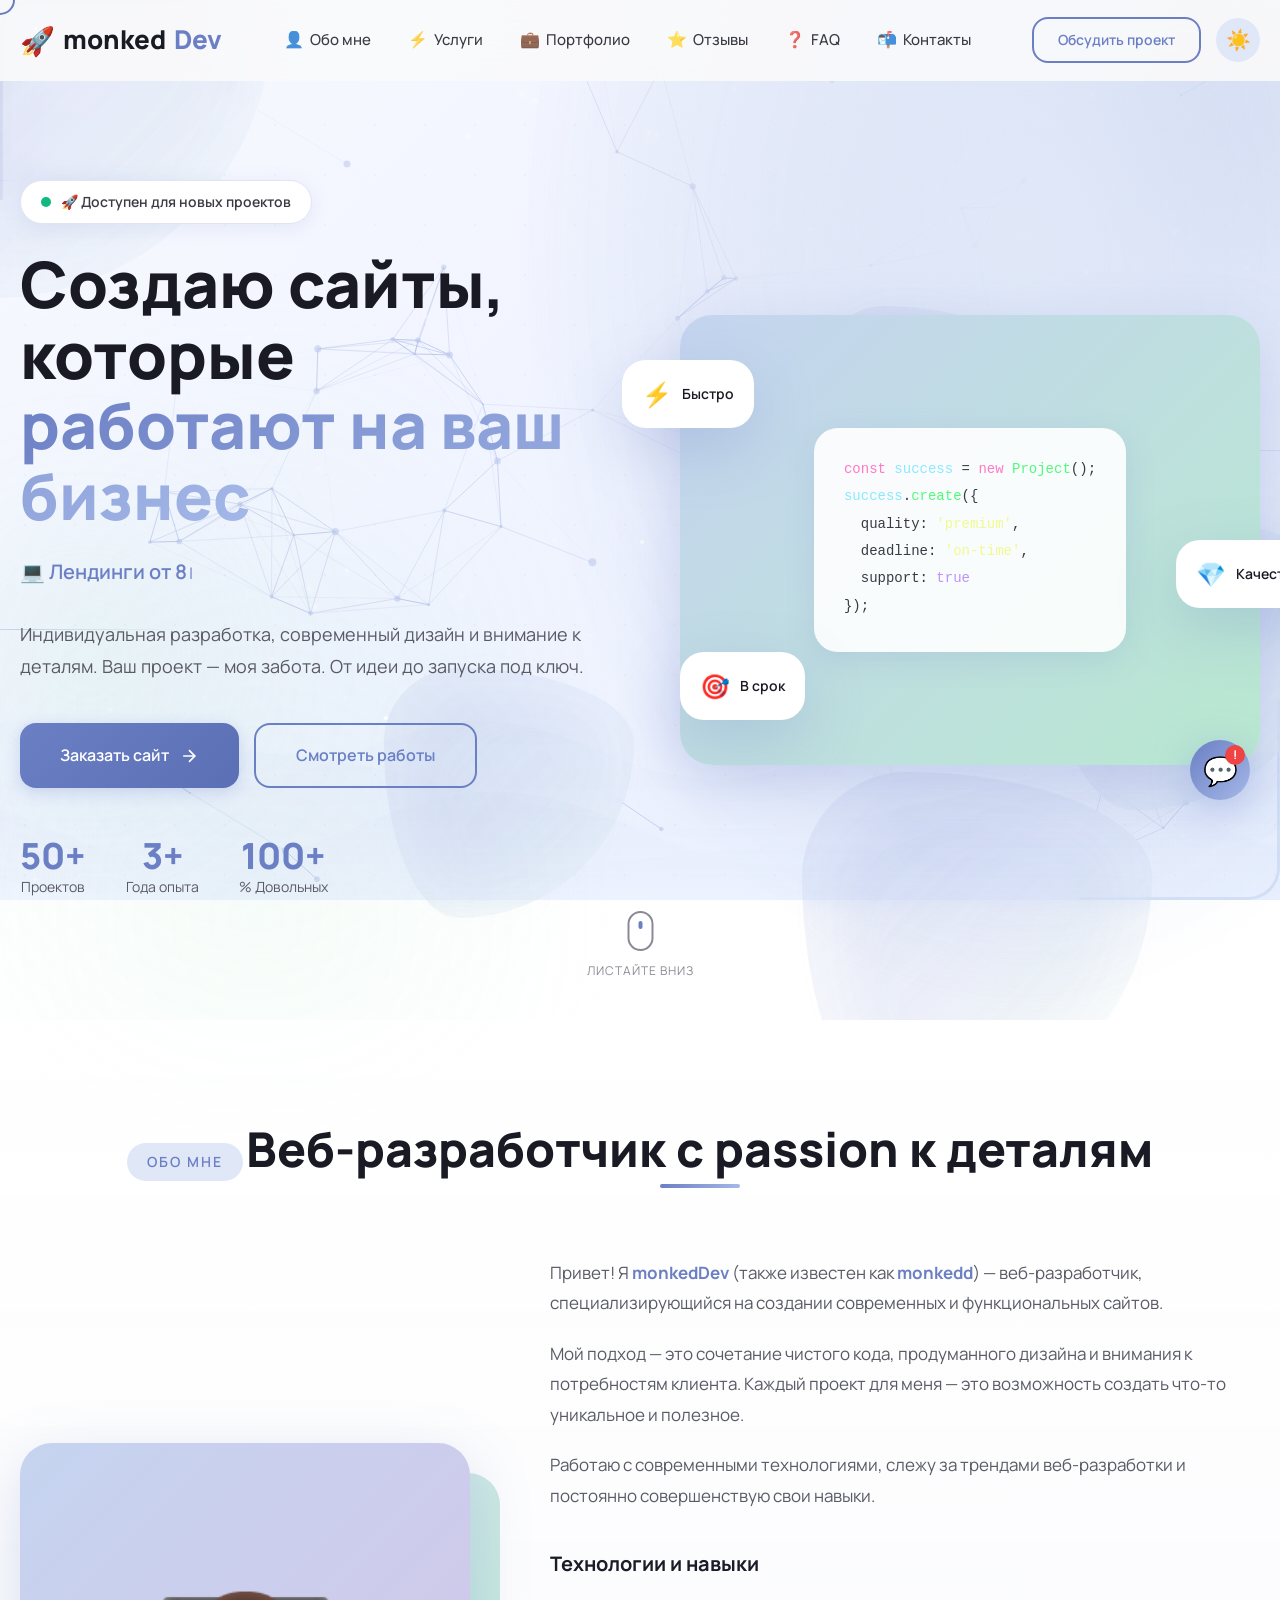
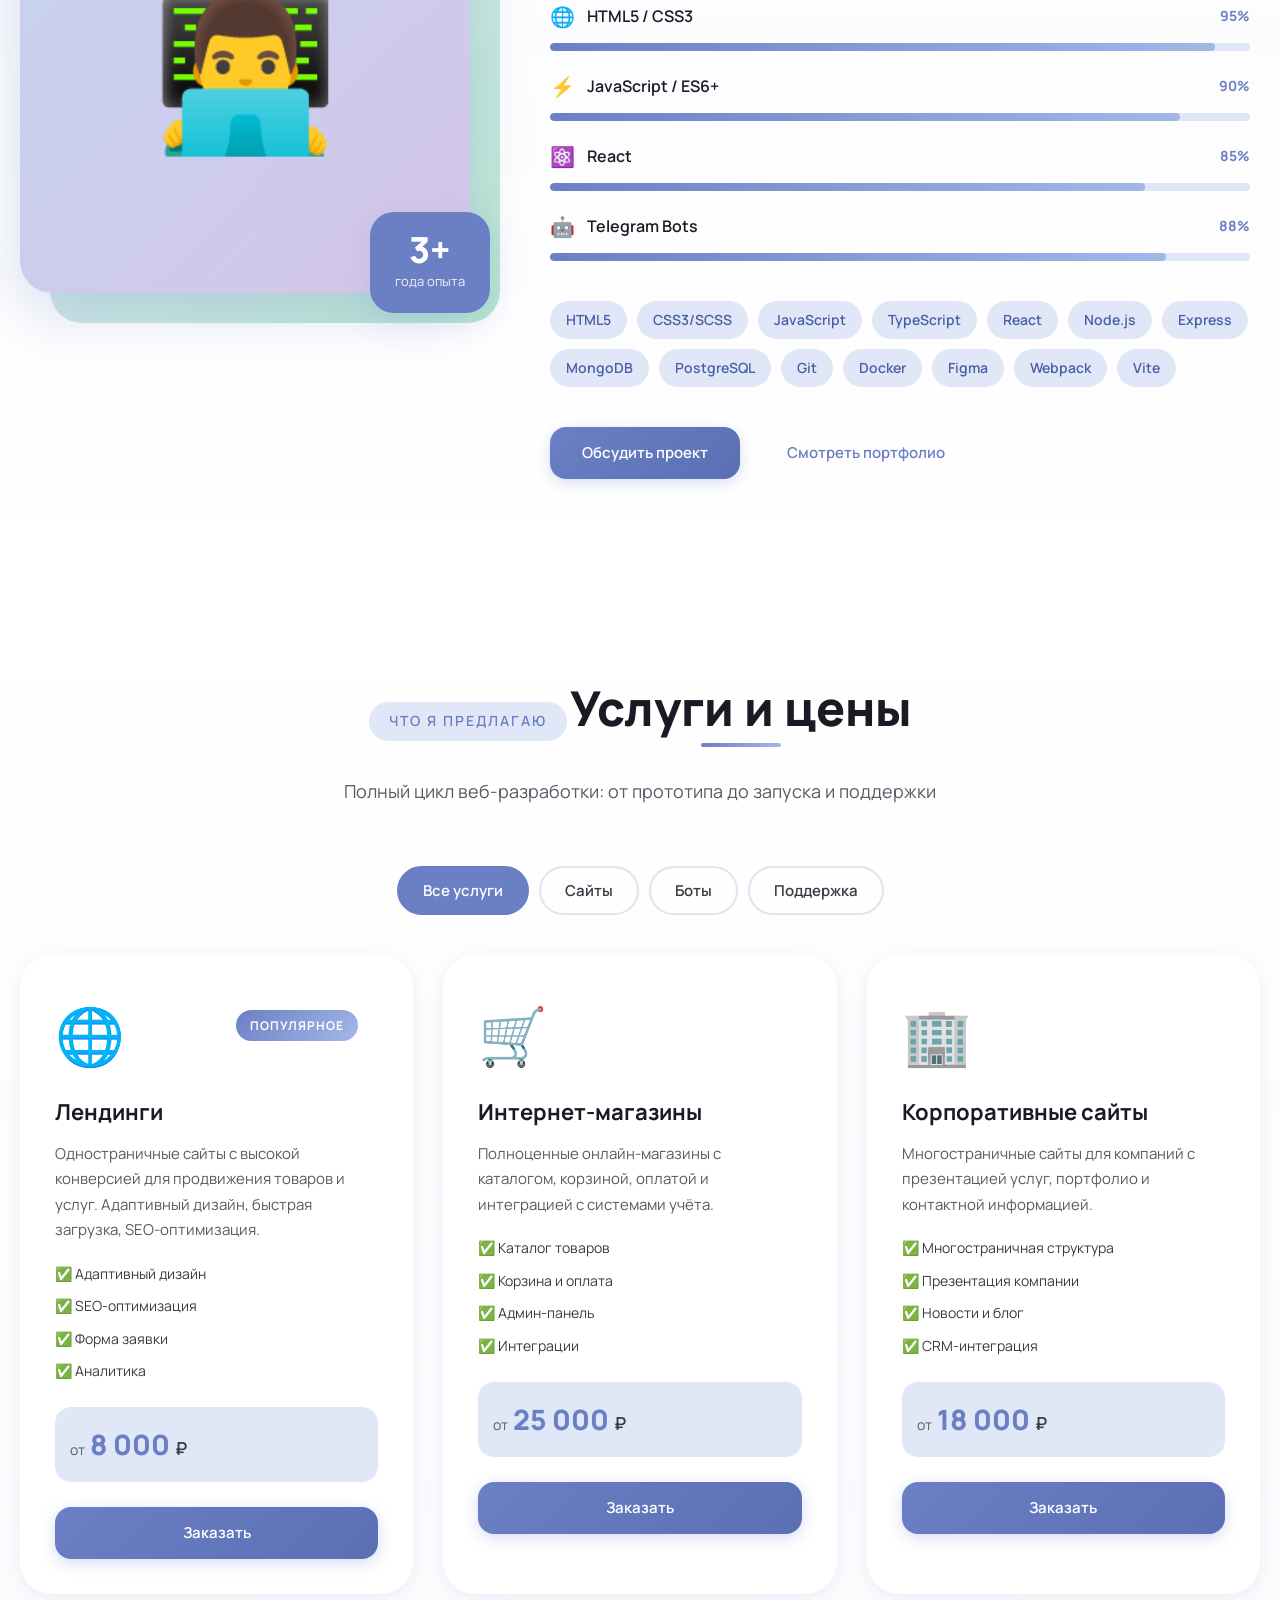
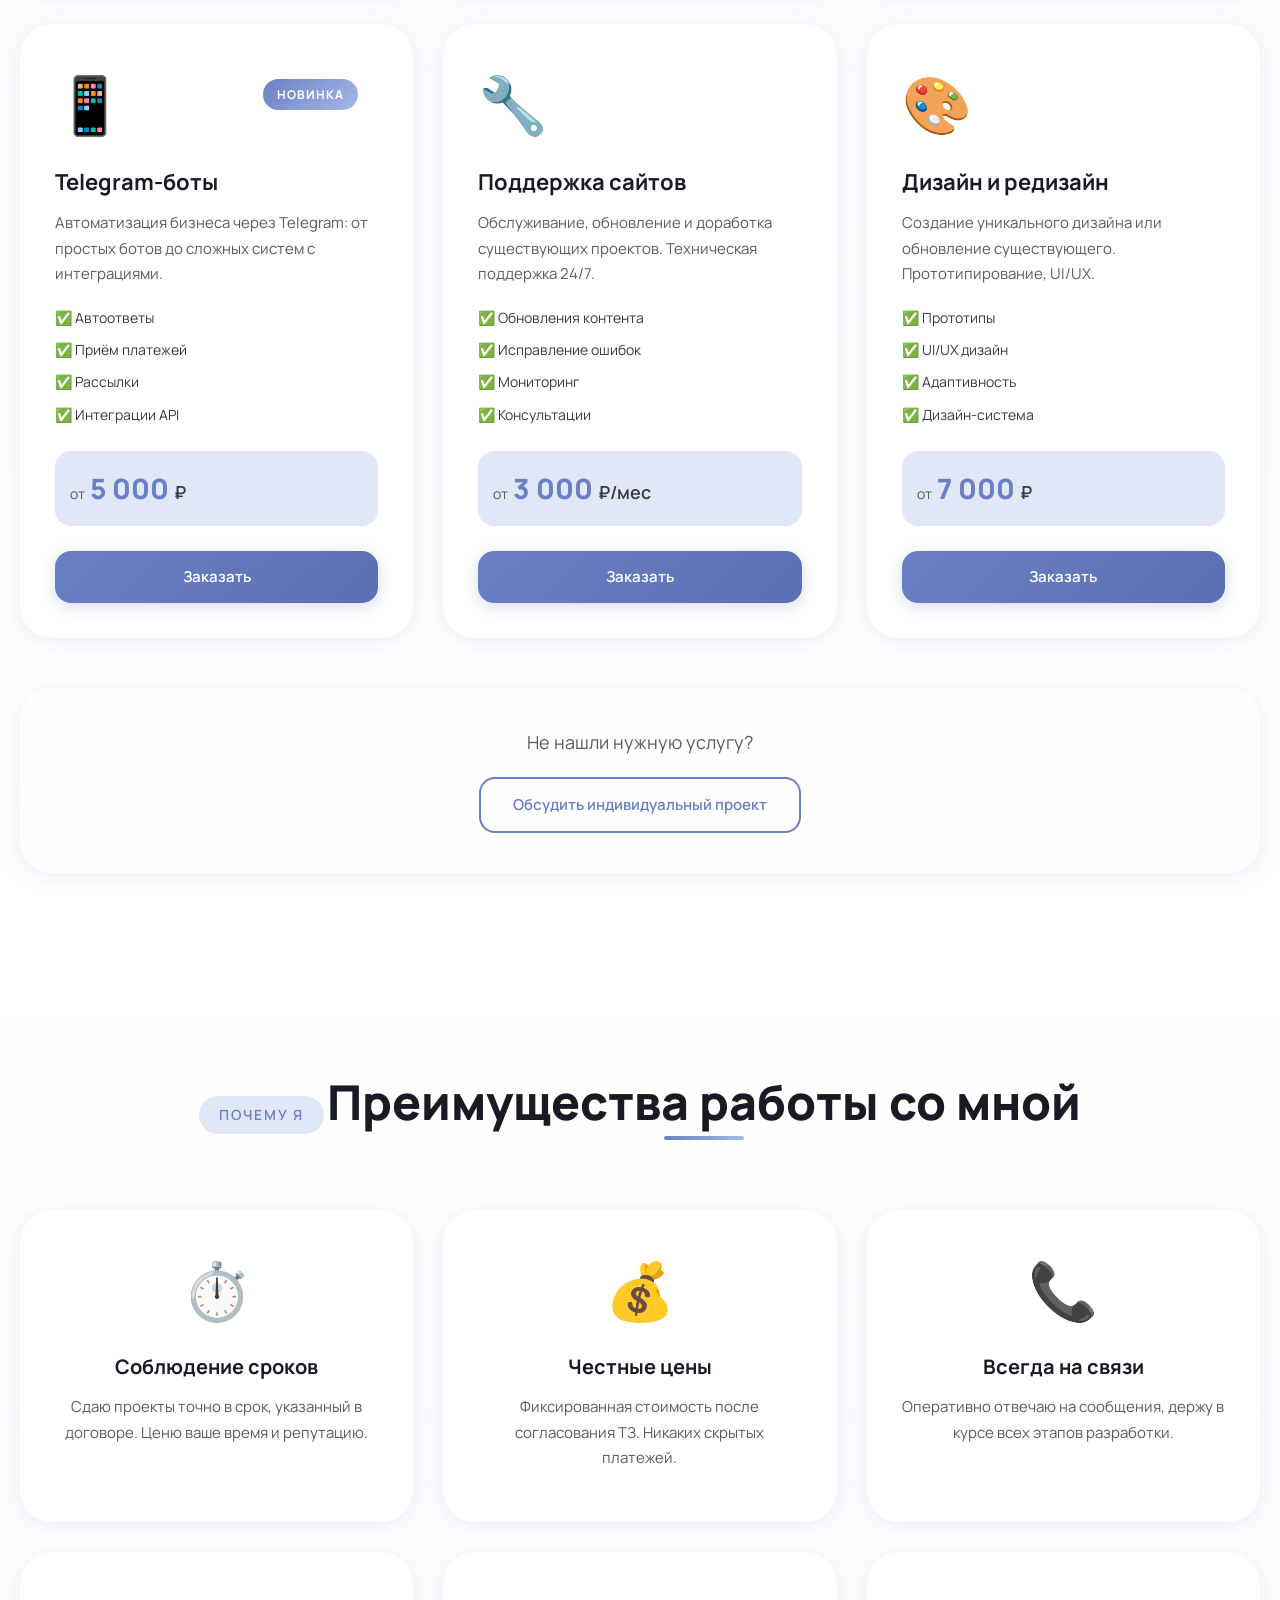
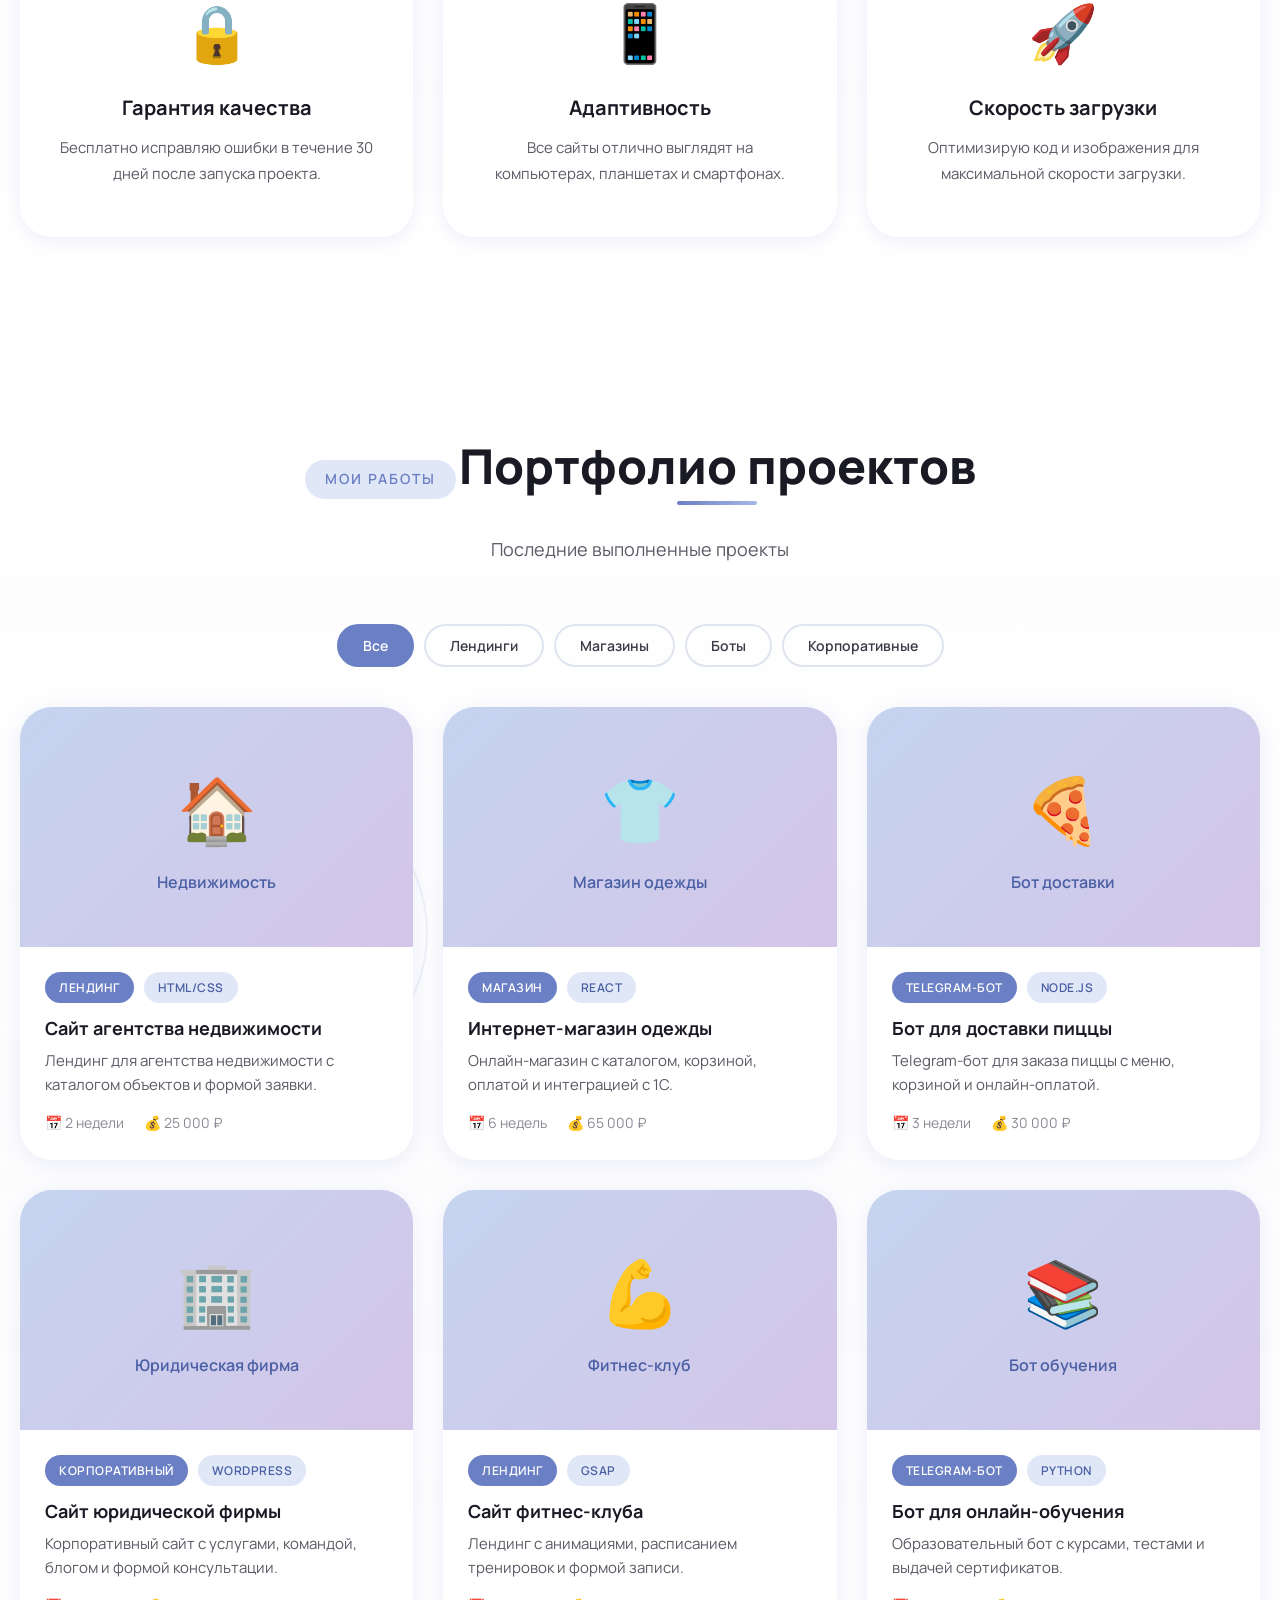
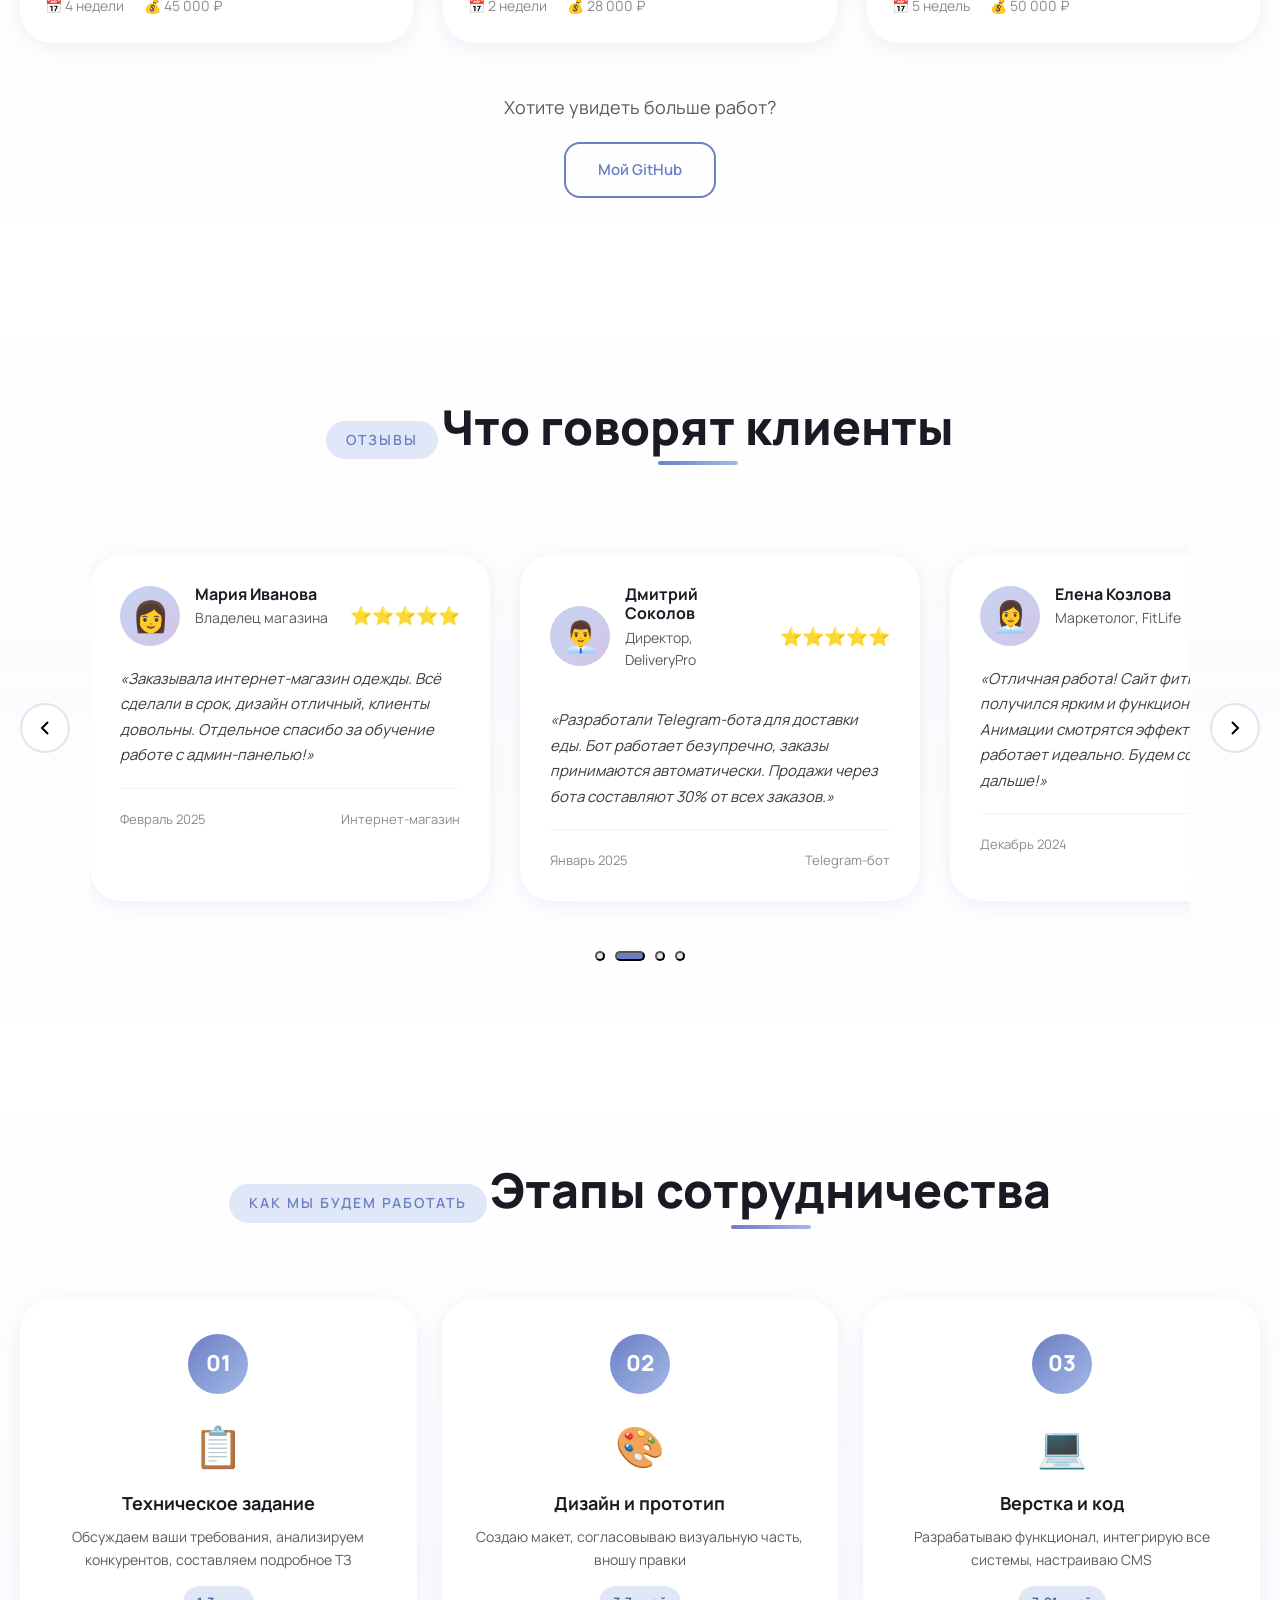
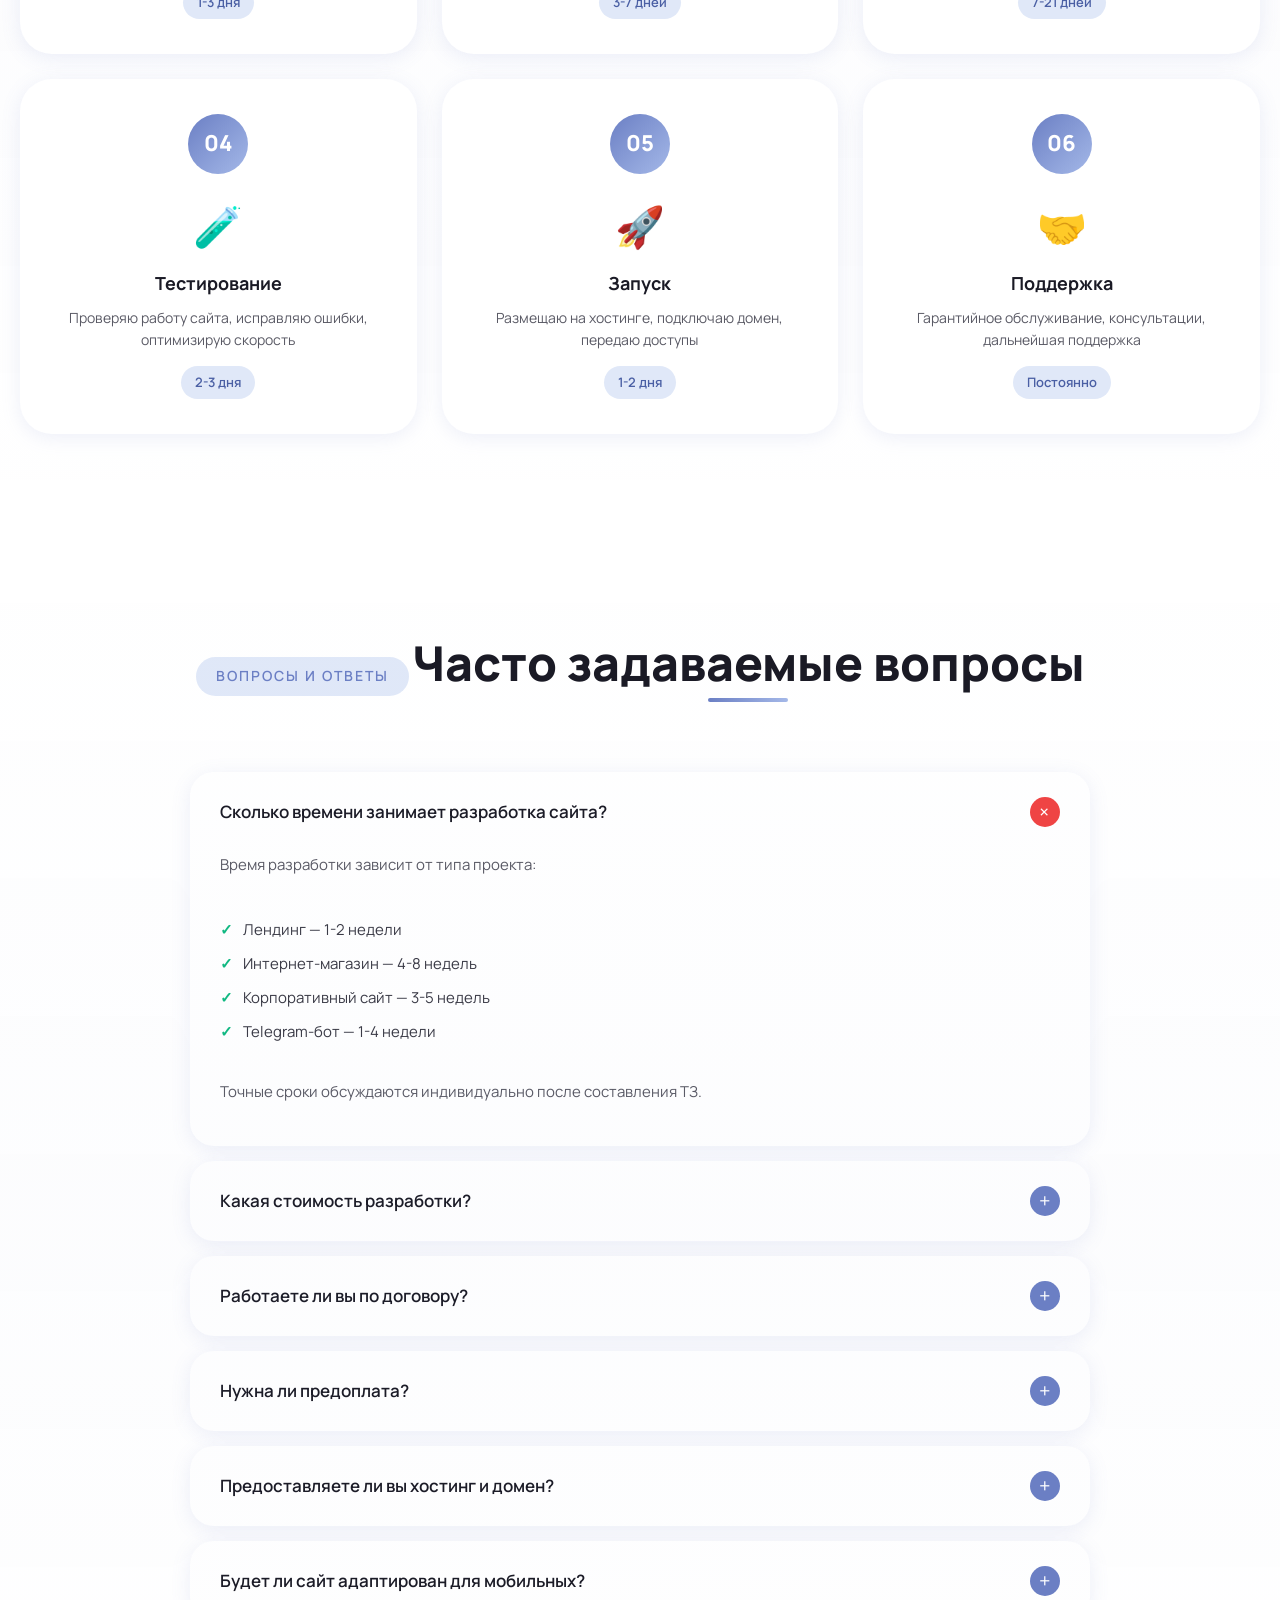
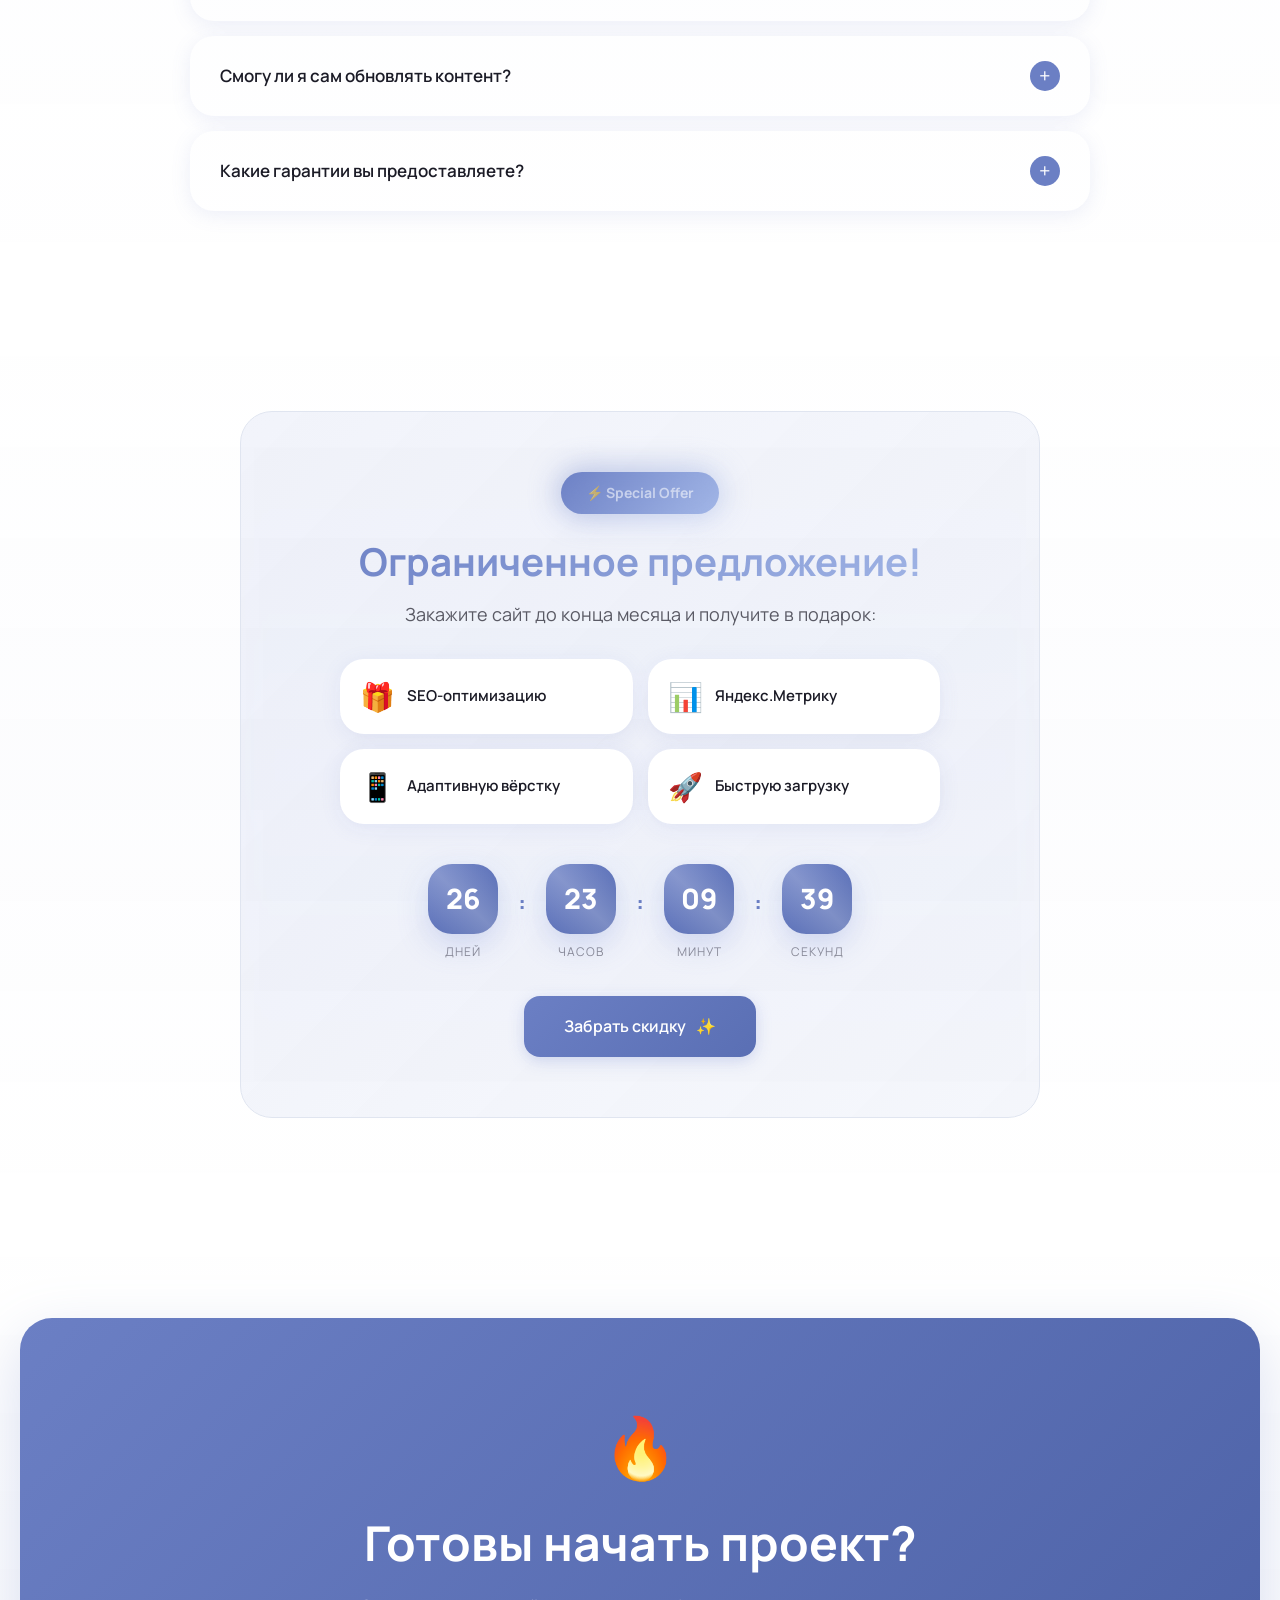
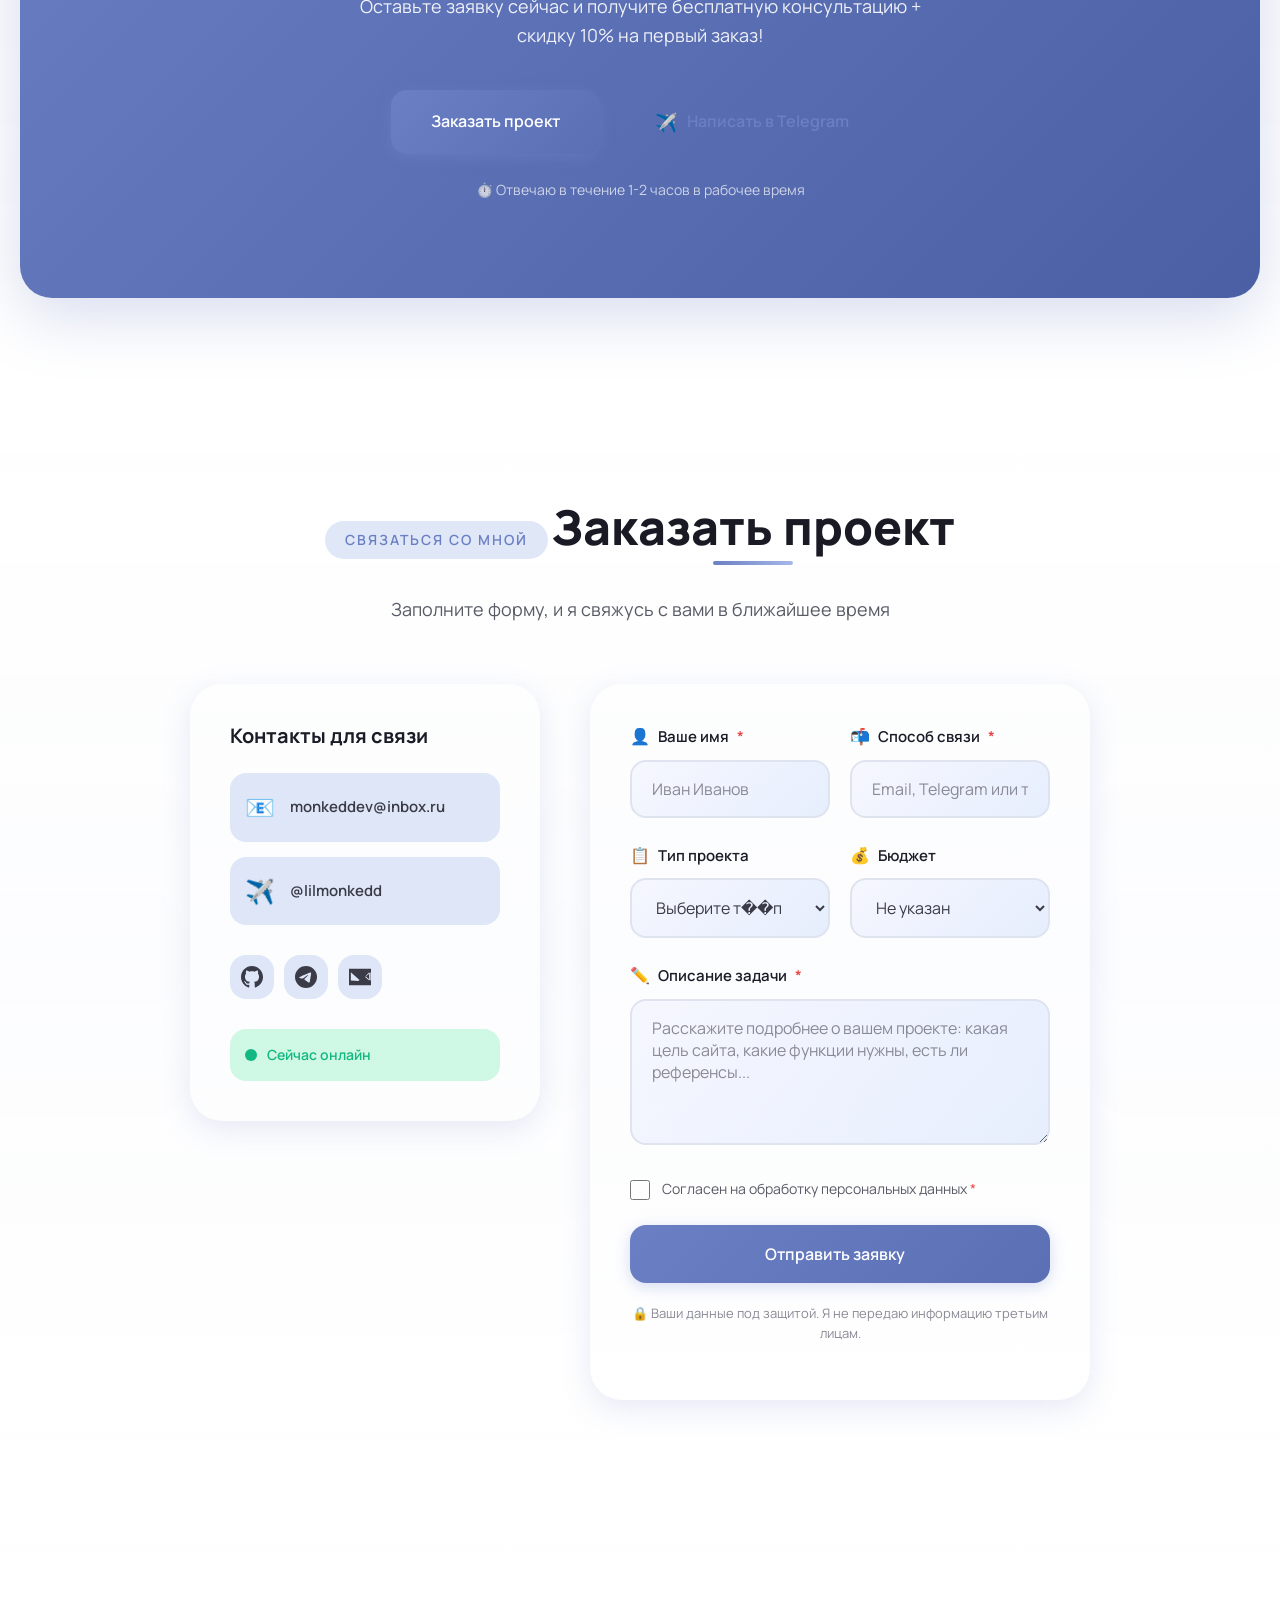
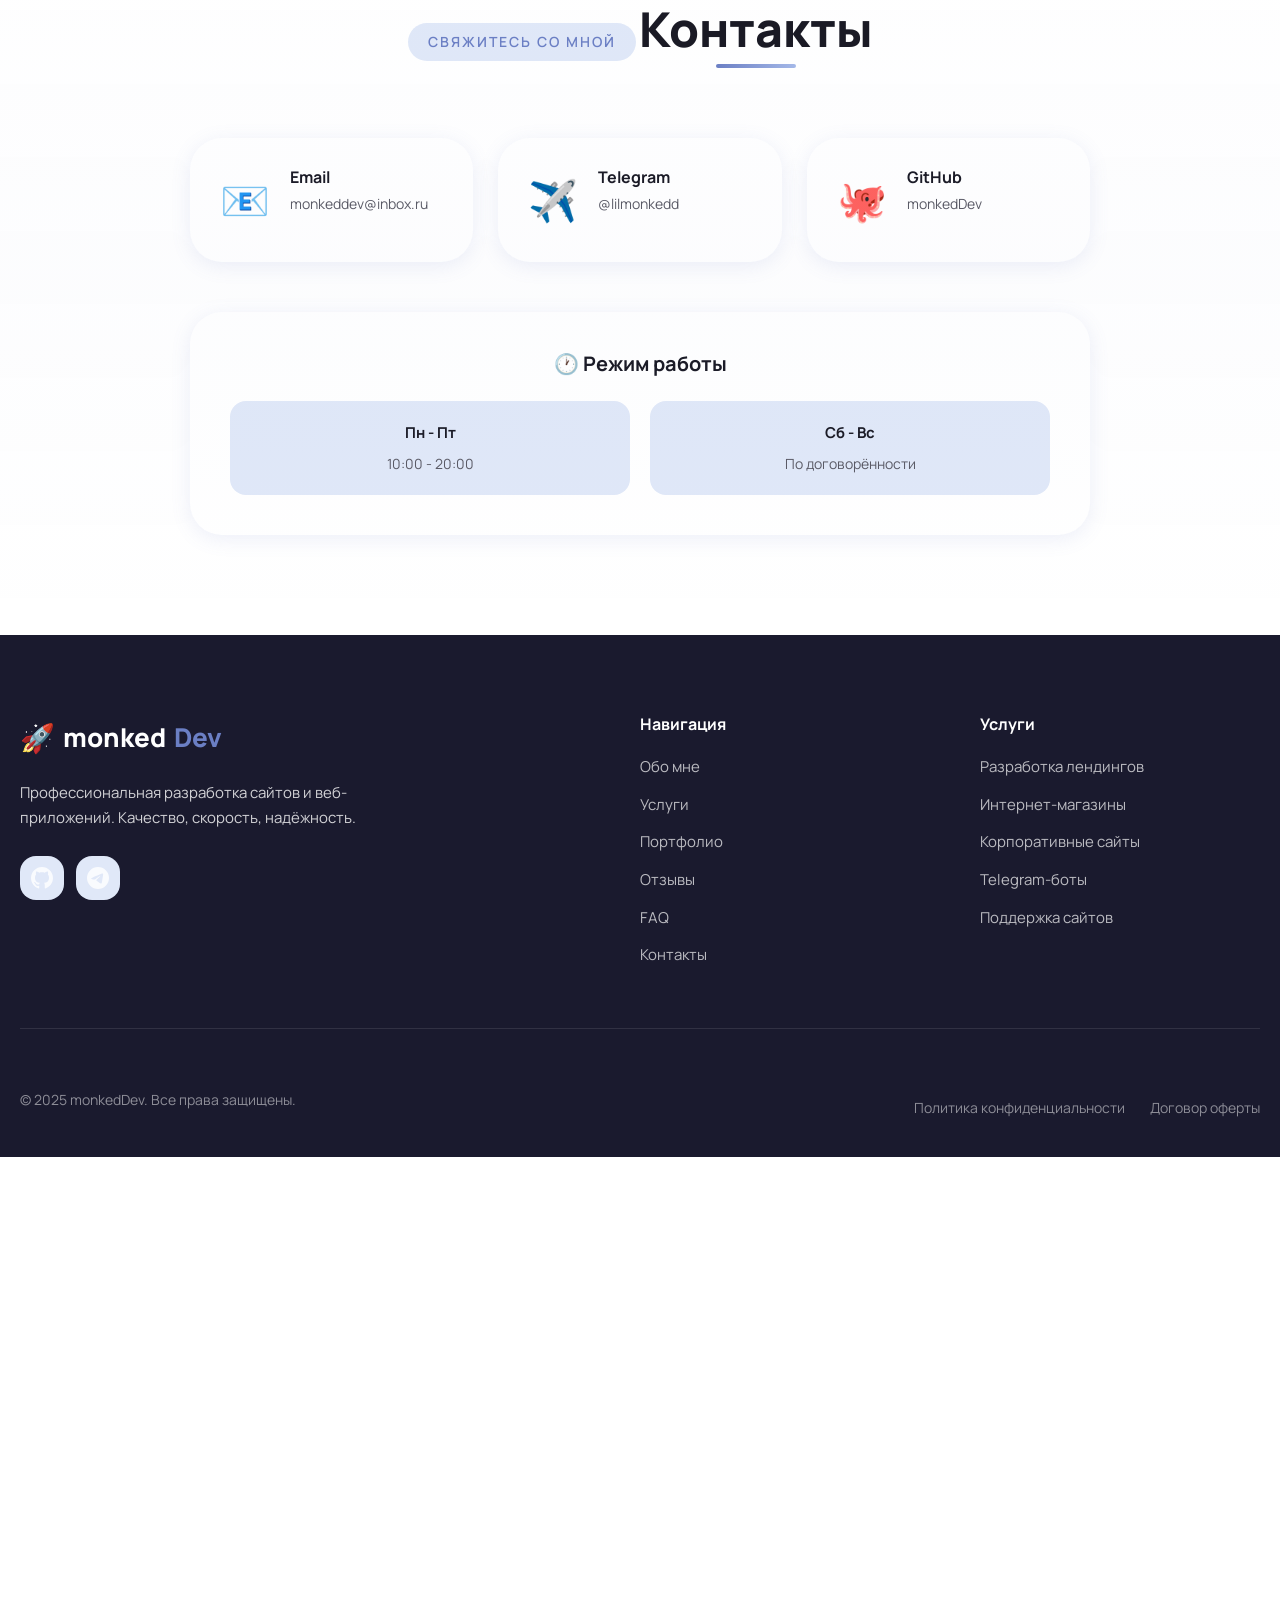
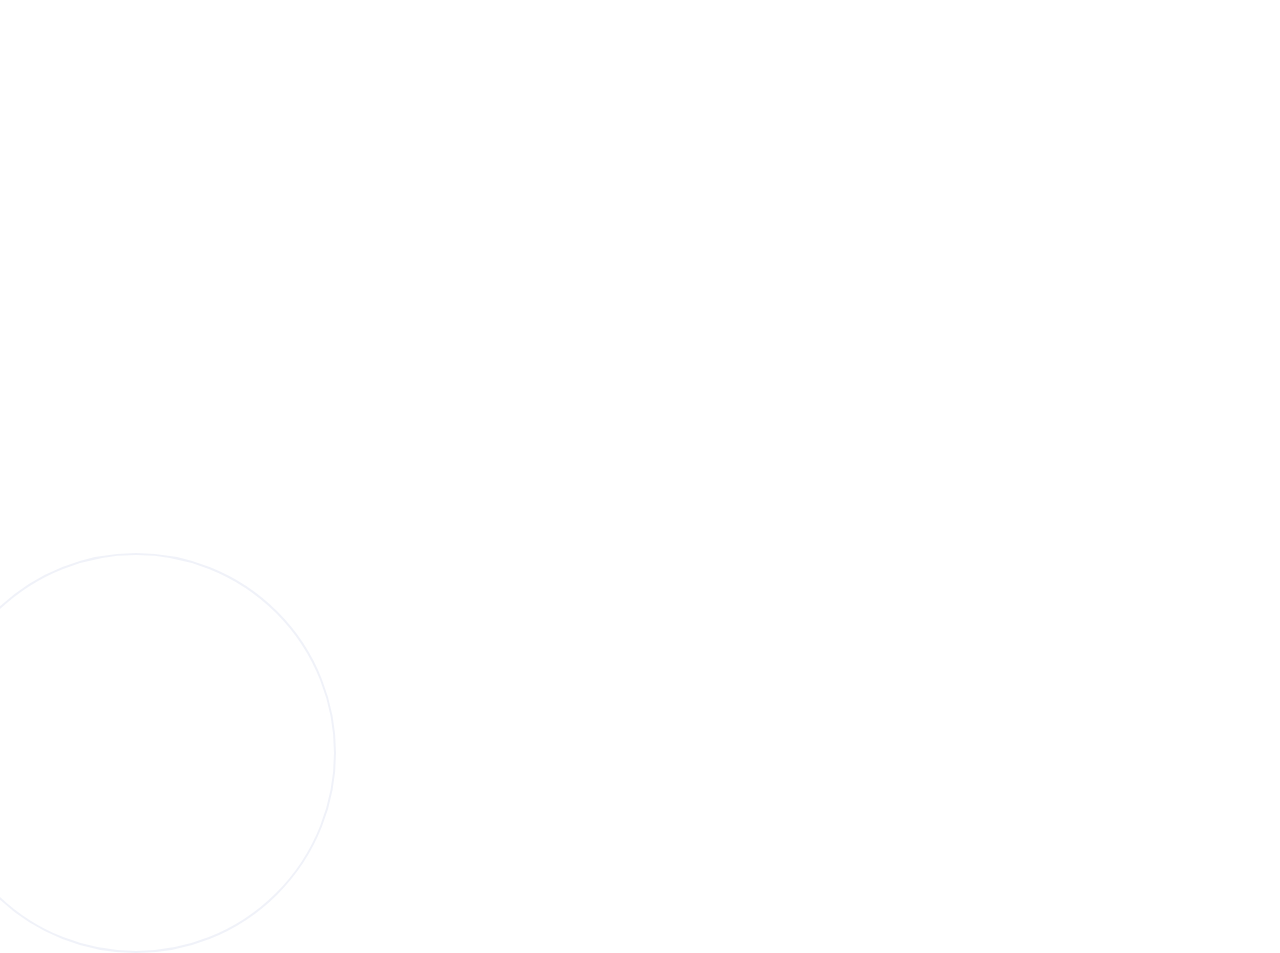
<file: index.html>
<!DOCTYPE html>
<html lang="ru">
<head>
    <meta charset="UTF-8">
    <meta name="viewport" content="width=device-width, initial-scale=1.0">
    <title>monkedDev — Создание сайтов под ключ | Разработка лендингов, интернет-магазинов, Telegram-ботов</title>
    <meta name="description" content="Профессиональная разработка сайтов: лендинги, интернет-магазины, Telegram-боты. Индивидуальный подход, современный дизайн, быстрая загрузка. Бесплатная консультация!">
    <meta name="keywords" content="создание сайтов, разработка лендингов, интернет-магазин, telegram бот, веб-разработка, заказать сайт">
    <meta name="author" content="monkedDev">
    
    <!-- Open Graph / Facebook -->
    <meta property="og:type" content="website">
    <meta property="og:url" content="https://monkeddev.github.io/">
    <meta property="og:title" content="monkedDev — Создание сайтов под ключ">
    <meta property="og:description" content="Разработка сайтов, лендингов, интернет-магазинов и телеграм-ботов.">
    <meta property="og:image" content="img/og-image.png">

    <!-- Twitter -->
    <meta property="twitter:card" content="summary_large_image">
    <meta property="twitter:url" content="https://monkeddev.github.io/">
    <meta property="twitter:title" content="monkedDev — Создание сайтов под ключ">
    <meta property="twitter:description" content="Разработка сайтов, лендингов, интернет-магазинов и телеграм-ботов.">
    <meta property="twitter:image" content="img/og-image.png">

    <!-- Favicon -->
    <link rel="icon" type="image/svg+xml" href="data:image/svg+xml,<svg xmlns='http://www.w3.org/2000/svg' viewBox='0 0 100 100'><text y='.9em' font-size='90'>🚀</text></svg>">

    <!-- Preconnect -->
    <link rel="preconnect" href="https://fonts.googleapis.com">
    <link rel="preconnect" href="https://fonts.gstatic.com" crossorigin>
    <link rel="preconnect" href="https://api.web3forms.com">

    <!-- Шрифты -->
    <link href="https://fonts.googleapis.com/css2?family=Manrope:wght@300;400;500;600;700;800&display=swap" rel="stylesheet">

    <!-- Стили -->
    <link rel="stylesheet" href="css/style.css">
    
    <!-- JSON-LD Schema -->
    <script type="application/ld+json">
    {
        "@context": "https://schema.org",
        "@type": "ProfessionalService",
        "name": "monkedDev",
        "description": "Профессиональная разработка сайтов и веб-приложений",
        "email": "monkeddev@inbox.ru",
        "url": "https://monkeddev.github.io/",
        "sameAs": [
            "https://t.me/lilmonkedd"
        ],
        "priceRange": "₽₽",
        "address": {
            "@type": "PostalAddress",
            "addressCountry": "RU"
        }
    }
    </script>
</head>
<body>
    <!-- Preloader -->
    <div class="preloader" id="preloader">
        <div class="preloader__spinner">
            <div class="spinner__circle"></div>
            <div class="spinner__text">Загрузка...</div>
        </div>
    </div>

    <!-- Cursor follower -->
    <div class="cursor-follower" id="cursorFollower"></div>

    <!-- Scroll Progress -->
    <div class="scroll-progress" id="scrollProgress"></div>

    <!-- Back to Top Button -->
    <button class="back-to-top" id="backToTop" aria-label="Наверх">
        <svg width="24" height="24" viewBox="0 0 24 24" fill="none" stroke="currentColor" stroke-width="2">
            <path d="M18 15l-6-6-6 6"/>
        </svg>
    </button>

    <!-- Header -->
    <header class="header" id="header">
        <div class="container header__container">
            <a href="#" class="header__logo">
                <span class="logo__icon">🚀</span>
                monked<span class="accent">Dev</span>
            </a>
            <nav class="header__nav">
                <a href="#about" class="header__link">
                    <span class="link__icon">👤</span>
                    Обо мне
                </a>
                <a href="#services" class="header__link">
                    <span class="link__icon">⚡</span>
                    Услуги
                </a>
                <a href="#portfolio" class="header__link">
                    <span class="link__icon">💼</span>
                    Портфолио
                </a>
                <a href="#reviews" class="header__link">
                    <span class="link__icon">⭐</span>
                    Отзывы
                </a>
                <a href="#faq" class="header__link">
                    <span class="link__icon">❓</span>
                    FAQ
                </a>
                <a href="#contacts" class="header__link">
                    <span class="link__icon">📬</span>
                    Контакты
                </a>
            </nav>
            <div class="header__actions">
                <a href="#order" class="btn btn--outline header__btn">Обсудить проект</a>
                <button class="theme-toggle" id="themeToggle" aria-label="Переключить тему">
                    <span class="theme-icon theme-icon--light">☀️</span>
                    <span class="theme-icon theme-icon--dark">🌙</span>
                </button>
                <button class="burger" aria-label="Меню">
                    <span></span>
                    <span></span>
                    <span></span>
                </button>
            </div>
        </div>
    </header>

    <!-- Mobile Menu Overlay -->
    <div class="mobile-menu-overlay" id="mobileMenuOverlay"></div>

    <!-- Decorative Elements -->
    <div class="gradient-orb gradient-orb--1"></div>
    <div class="gradient-orb gradient-orb--2"></div>
    <div class="gradient-orb gradient-orb--3"></div>
    <div class="dots-pattern"></div>
    <div class="floating-circle floating-circle--1"></div>
    <div class="floating-circle floating-circle--2"></div>
    <div class="floating-circle floating-circle--3"></div>
    <div class="corner-decoration corner-decoration--tl"></div>
    <div class="corner-decoration corner-decoration--br"></div>
    <div class="animated-line animated-line--1"></div>
    <div class="animated-line animated-line--2"></div>
    <div class="animated-line animated-line--3"></div>
    <div class="sparkle sparkle--1"></div>
    <div class="sparkle sparkle--2"></div>
    <div class="sparkle sparkle--3"></div>
    <div class="sparkle sparkle--4"></div>
    <div class="sparkle sparkle--5"></div>

    <!-- Canvas Background -->
    <canvas id="heroCanvas" class="hero-canvas"></canvas>
    <canvas id="starsCanvas" class="stars-canvas"></canvas>
    <canvas id="waveCanvas" class="wave-canvas"></canvas>

    <!-- Hero Section -->
    <section class="hero" id="hero">
        <div class="hero__bg">
            <div class="hero__gradient"></div>
            <div class="hero__particles" id="heroParticles"></div>
        </div>
        <div class="container hero__container">
            <div class="hero__content">
                <div class="hero__badge">
                    <span class="badge__pulse"></span>
                    🚀 Доступен для новых проектов
                </div>
                <h1 class="hero__title">
                    Создаю сайты, которые
                    <span class="title-gradient">работают на ваш бизнес</span>
                </h1>
                <div class="hero__typing">
                    <span class="typing-text"></span><span class="typing-cursor">|</span>
                </div>
                <p class="hero__subtitle">
                    Индивидуальная разработка, современный дизайн и внимание к деталям. 
                    Ваш проект — моя забота. От идеи до запуска под ключ.
                </p>
                <div class="hero__buttons">
                    <a href="#order" class="btn btn--primary btn--lg">
                        <span>Заказать сайт</span>
                        <svg width="20" height="20" viewBox="0 0 24 24" fill="none" stroke="currentColor" stroke-width="2">
                            <path d="M5 12h14M12 5l7 7-7 7"/>
                        </svg>
                    </a>
                    <a href="#portfolio" class="btn btn--outline btn--lg">
                        <span>Смотреть работы</span>
                    </a>
                </div>
                <div class="hero__stats">
                    <div class="hero__stat">
                        <span class="stat__value" data-count="50">0</span>
                        <span class="stat__label">Проектов</span>
                    </div>
                    <div class="hero__stat">
                        <span class="stat__value" data-count="3">0</span>
                        <span class="stat__label">Года опыта</span>
                    </div>
                    <div class="hero__stat">
                        <span class="stat__value" data-count="100">0</span>
                        <span class="stat__label">% Довольных</span>
                    </div>
                </div>
            </div>
            <div class="hero__image">
                <div class="hero__illustration">
                    <div class="illustration__code">
                        <div class="code__line"><span class="code__keyword">const</span> <span class="code__variable">success</span> = <span class="code__keyword">new</span> <span class="code__class">Project</span>();</div>
                        <div class="code__line"><span class="code__variable">success</span>.<span class="code__method">create</span>({</div>
                        <div class="code__line">&nbsp;&nbsp;quality: <span class="code__string">'premium'</span>,</div>
                        <div class="code__line">&nbsp;&nbsp;deadline: <span class="code__string">'on-time'</span>,</div>
                        <div class="code__line">&nbsp;&nbsp;support: <span class="code__boolean">true</span></div>
                        <div class="code__line">});</div>
                    </div>
                </div>
                <div class="hero__floating-card hero__floating-card--1">
                    <span class="floating-card__icon">⚡</span>
                    <span class="floating-card__text">Быстро</span>
                </div>
                <div class="hero__floating-card hero__floating-card--2">
                    <span class="floating-card__icon">💎</span>
                    <span class="floating-card__text">Качественно</span>
                </div>
                <div class="hero__floating-card hero__floating-card--3">
                    <span class="floating-card__icon">🎯</span>
                    <span class="floating-card__text">В срок</span>
                </div>
            </div>
        </div>
        
        <!-- 3D Background Elements -->
        <div class="hero__3d-shapes">
            <div class="shape-3d shape-1"></div>
            <div class="shape-3d shape-2"></div>
            <div class="shape-3d shape-3"></div>
            <div class="shape-3d shape-4"></div>
            <div class="shape-3d shape-5"></div>
        </div>
        
        <div class="hero__scroll-indicator" id="heroScrollIndicator">
            <div class="scroll-indicator__mouse">
                <div class="scroll-indicator__wheel"></div>
            </div>
            <span class="scroll-indicator__text">Листайте вниз</span>
        </div>
    </section>

    <!-- Обо мне -->
    <section class="about section" id="about">
        <div class="container about__container">
            <div class="section__header">
                <span class="section__subtitle">Обо мне</span>
                <h2 class="section__title">Веб-разработчик с passion к деталям</h2>
            </div>
            <div class="about__content">
                <div class="about__image-wrapper">
                    <div class="about__image">
                        <div class="about__avatar">
                            <span class="avatar__emoji">👨‍💻</span>
                        </div>
                        <div class="about__experience">
                            <span class="experience__years">3+</span>
                            <span class="experience__text">года опыта</span>
                        </div>
                    </div>
                    <div class="about__pattern"></div>
                </div>
                <div class="about__text">
                    <p class="text__lead">
                        Привет! Я <strong>monkedDev</strong> (также известен как <strong>monkedd</strong>) — веб-разработчик, специализирующийся на создании современных и функциональных сайтов.
                    </p>
                    <p>
                        Мой подход — это сочетание чистого кода, продуманного дизайна и внимания к потребностям клиента.
                        Каждый проект для меня — это возможность создать что-то уникальное и полезное.
                    </p>
                    <p>
                        Работаю с современными технологиями, слежу за трендами веб-разработки и постоянно совершенствую свои навыки.
                    </p>
                    
                    <div class="about__skills">
                        <h3 class="skills__title">Технологии и навыки</h3>
                        <div class="skills__grid">
                            <div class="skill-item">
                                <div class="skill-item__header">
                                    <span class="skill-item__icon">🌐</span>
                                    <span class="skill-item__name">HTML5 / CSS3</span>
                                    <span class="skill-item__percent">95%</span>
                                </div>
                                <div class="skill-item__bar">
                                    <div class="skill-item__progress" data-progress="95"></div>
                                </div>
                            </div>
                            <div class="skill-item">
                                <div class="skill-item__header">
                                    <span class="skill-item__icon">⚡</span>
                                    <span class="skill-item__name">JavaScript / ES6+</span>
                                    <span class="skill-item__percent">90%</span>
                                </div>
                                <div class="skill-item__bar">
                                    <div class="skill-item__progress" data-progress="90"></div>
                                </div>
                            </div>
                            <div class="skill-item">
                                <div class="skill-item__header">
                                    <span class="skill-item__icon">⚛️</span>
                                    <span class="skill-item__name">React</span>
                                    <span class="skill-item__percent">85%</span>
                                </div>
                                <div class="skill-item__bar">
                                    <div class="skill-item__progress" data-progress="85"></div>
                                </div>
                            </div>
                            <div class="skill-item">
                                <div class="skill-item__header">
                                    <span class="skill-item__icon">🤖</span>
                                    <span class="skill-item__name">Telegram Bots</span>
                                    <span class="skill-item__percent">88%</span>
                                </div>
                                <div class="skill-item__bar">
                                    <div class="skill-item__progress" data-progress="88"></div>
                                </div>
                            </div>
                        </div>
                    </div>

                    <div class="about__tech">
                        <span class="tech-tag">HTML5</span>
                        <span class="tech-tag">CSS3/SCSS</span>
                        <span class="tech-tag">JavaScript</span>
                        <span class="tech-tag">TypeScript</span>
                        <span class="tech-tag">React</span>
                        <span class="tech-tag">Node.js</span>
                        <span class="tech-tag">Express</span>
                        <span class="tech-tag">MongoDB</span>
                        <span class="tech-tag">PostgreSQL</span>
                        <span class="tech-tag">Git</span>
                        <span class="tech-tag">Docker</span>
                        <span class="tech-tag">Figma</span>
                        <span class="tech-tag">Webpack</span>
                        <span class="tech-tag">Vite</span>
                    </div>

                    <div class="about__cta">
                        <a href="#order" class="btn btn--primary">Обсудить проект</a>
                        <a href="#portfolio" class="btn btn--ghost">Смотреть портфолио</a>
                    </div>
                </div>
            </div>
        </div>
    </section>

    <!-- Услуги -->
    <section class="services section" id="services">
        <div class="container services__container">
            <div class="section__header">
                <span class="section__subtitle">Что я предлагаю</span>
                <h2 class="section__title">Услуги и цены</h2>
                <p class="section__desc">Полный цикл веб-разработки: от прототипа до запуска и поддержки</p>
            </div>
            
            <div class="services__tabs">
                <button class="services__tab services__tab--active" data-tab="all">Все услуги</button>
                <button class="services__tab" data-tab="websites">Сайты</button>
                <button class="services__tab" data-tab="bots">Боты</button>
                <button class="services__tab" data-tab="support">Поддержка</button>
            </div>

            <div class="services__grid">
                <div class="service-card" data-category="websites">
                    <div class="service-card__badge">Популярное</div>
                    <div class="service-card__icon">🌐</div>
                    <h3 class="service-card__title">Лендинги</h3>
                    <p class="service-card__desc">Одностраничные сайты с высокой конверсией для продвижения товаров и услуг. Адаптивный дизайн, быстрая загрузка, SEO-оптимизация.</p>
                    <ul class="service-card__features">
                        <li>✅ Адаптивный дизайн</li>
                        <li>✅ SEO-оптимизация</li>
                        <li>✅ Форма заявки</li>
                        <li>✅ Аналитика</li>
                    </ul>
                    <div class="service-card__price">
                        <span class="price__from">от</span>
                        <span class="price__value">8 000</span>
                        <span class="price__currency">₽</span>
                    </div>
                    <a href="#order" class="btn btn--primary btn--full">Заказать</a>
                </div>

                <div class="service-card" data-category="websites">
                    <div class="service-card__icon">🛒</div>
                    <h3 class="service-card__title">Интернет-магазины</h3>
                    <p class="service-card__desc">Полноценные онлайн-магазины с каталогом, корзиной, оплатой и интеграцией с системами учёта.</p>
                    <ul class="service-card__features">
                        <li>✅ Каталог товаров</li>
                        <li>✅ Корзина и оплата</li>
                        <li>✅ Админ-панель</li>
                        <li>✅ Интеграции</li>
                    </ul>
                    <div class="service-card__price">
                        <span class="price__from">от</span>
                        <span class="price__value">25 000</span>
                        <span class="price__currency">₽</span>
                    </div>
                    <a href="#order" class="btn btn--primary btn--full">Заказать</a>
                </div>

                <div class="service-card" data-category="websites">
                    <div class="service-card__icon">🏢</div>
                    <h3 class="service-card__title">Корпоративные сайты</h3>
                    <p class="service-card__desc">Многостраничные сайты для компаний с презентацией услуг, портфолио и контактной информацией.</p>
                    <ul class="service-card__features">
                        <li>✅ Многостраничная структура</li>
                        <li>✅ Презентация компании</li>
                        <li>✅ Новости и блог</li>
                        <li>✅ CRM-интеграция</li>
                    </ul>
                    <div class="service-card__price">
                        <span class="price__from">от</span>
                        <span class="price__value">18 000</span>
                        <span class="price__currency">₽</span>
                    </div>
                    <a href="#order" class="btn btn--primary btn--full">Заказать</a>
                </div>

                <div class="service-card" data-category="bots">
                    <div class="service-card__badge">Новинка</div>
                    <div class="service-card__icon">📱</div>
                    <h3 class="service-card__title">Telegram-боты</h3>
                    <p class="service-card__desc">Автоматизация бизнеса через Telegram: от простых ботов до сложных систем с интеграциями.</p>
                    <ul class="service-card__features">
                        <li>✅ Автоответы</li>
                        <li>✅ Приём платежей</li>
                        <li>✅ Рассылки</li>
                        <li>✅ Интеграции API</li>
                    </ul>
                    <div class="service-card__price">
                        <span class="price__from">от</span>
                        <span class="price__value">5 000</span>
                        <span class="price__currency">₽</span>
                    </div>
                    <a href="#order" class="btn btn--primary btn--full">Заказать</a>
                </div>

                <div class="service-card" data-category="support">
                    <div class="service-card__icon">🔧</div>
                    <h3 class="service-card__title">Поддержка сайтов</h3>
                    <p class="service-card__desc">Обслуживание, обновление и доработка существующих проектов. Техническая поддержка 24/7.</p>
                    <ul class="service-card__features">
                        <li>✅ Обновления контента</li>
                        <li>✅ Исправление ошибок</li>
                        <li>✅ Мониторинг</li>
                        <li>✅ Консультации</li>
                    </ul>
                    <div class="service-card__price">
                        <span class="price__from">от</span>
                        <span class="price__value">3 000</span>
                        <span class="price__currency">₽/мес</span>
                    </div>
                    <a href="#order" class="btn btn--primary btn--full">Заказать</a>
                </div>

                <div class="service-card" data-category="support">
                    <div class="service-card__icon">🎨</div>
                    <h3 class="service-card__title">Дизайн и редизайн</h3>
                    <p class="service-card__desc">Создание уникального дизайна или обновление существующего. Прототипирование, UI/UX.</p>
                    <ul class="service-card__features">
                        <li>✅ Прототипы</li>
                        <li>✅ UI/UX дизайн</li>
                        <li>✅ Адаптивность</li>
                        <li>✅ Дизайн-система</li>
                    </ul>
                    <div class="service-card__price">
                        <span class="price__from">от</span>
                        <span class="price__value">7 000</span>
                        <span class="price__currency">₽</span>
                    </div>
                    <a href="#order" class="btn btn--primary btn--full">Заказать</a>
                </div>
            </div>

            <div class="services__cta">
                <p>Не нашли нужную услугу?</p>
                <a href="#order" class="btn btn--outline">Обсудить индивидуальный проект</a>
            </div>
        </div>
    </section>

    <!-- Преимущества -->
    <section class="benefits section" id="benefits">
        <div class="container benefits__container">
            <div class="section__header">
                <span class="section__subtitle">Почему я</span>
                <h2 class="section__title">Преимущества работы со мной</h2>
            </div>
            <div class="benefits__grid">
                <div class="benefit-card">
                    <div class="benefit-card__icon">⏱️</div>
                    <h3 class="benefit-card__title">Соблюдение сроков</h3>
                    <p class="benefit-card__desc">Сдаю проекты точно в срок, указанный в договоре. Ценю ваше время и репутацию.</p>
                </div>
                <div class="benefit-card">
                    <div class="benefit-card__icon">💰</div>
                    <h3 class="benefit-card__title">Честные цены</h3>
                    <p class="benefit-card__desc">Фиксированная стоимость после согласования ТЗ. Никаких скрытых платежей.</p>
                </div>
                <div class="benefit-card">
                    <div class="benefit-card__icon">📞</div>
                    <h3 class="benefit-card__title">Всегда на связи</h3>
                    <p class="benefit-card__desc">Оперативно отвечаю на сообщения, держу в курсе всех этапов разработки.</p>
                </div>
                <div class="benefit-card">
                    <div class="benefit-card__icon">🔒</div>
                    <h3 class="benefit-card__title">Гарантия качества</h3>
                    <p class="benefit-card__desc">Бесплатно исправляю ошибки в течение 30 дней после запуска проекта.</p>
                </div>
                <div class="benefit-card">
                    <div class="benefit-card__icon">📱</div>
                    <h3 class="benefit-card__title">Адаптивность</h3>
                    <p class="benefit-card__desc">Все сайты отлично выглядят на компьютерах, планшетах и смартфонах.</p>
                </div>
                <div class="benefit-card">
                    <div class="benefit-card__icon">🚀</div>
                    <h3 class="benefit-card__title">Скорость загрузки</h3>
                    <p class="benefit-card__desc">Оптимизирую код и изображения для максимальной скорости загрузки.</p>
                </div>
            </div>
        </div>
    </section>

    <!-- Портфолио -->
    <section class="portfolio section" id="portfolio">
        <div class="container portfolio__container">
            <div class="section__header">
                <span class="section__subtitle">Мои работы</span>
                <h2 class="section__title">Портфолио проектов</h2>
                <p class="section__desc">Последние выполненные проекты</p>
            </div>

            <div class="portfolio__filter">
                <button class="portfolio__filter-btn portfolio__filter-btn--active" data-filter="all">Все</button>
                <button class="portfolio__filter-btn" data-filter="landing">Лендинги</button>
                <button class="portfolio__filter-btn" data-filter="shop">Магазины</button>
                <button class="portfolio__filter-btn" data-filter="bot">Боты</button>
                <button class="portfolio__filter-btn" data-filter="corporate">Корпоративные</button>
            </div>

            <div class="portfolio__grid">
                <div class="portfolio-card" data-category="landing">
                    <div class="portfolio-card__image">
                        <div class="portfolio-placeholder">
                            <span class="placeholder__emoji">🏠</span>
                            <span class="placeholder__text">Недвижимость</span>
                        </div>
                        <div class="portfolio-card__overlay">
                            <a href="#" class="portfolio-card__preview">🔍</a>
                            <a href="#" class="portfolio-card__external">🔗</a>
                        </div>
                    </div>
                    <div class="portfolio-card__content">
                        <div class="portfolio-card__tags">
                            <span class="tag tag--primary">Лендинг</span>
                            <span class="tag tag--secondary">HTML/CSS</span>
                        </div>
                        <h3 class="portfolio-card__title">Сайт агентства недвижимости</h3>
                        <p class="portfolio-card__desc">Лендинг для агентства недвижимости с каталогом объектов и формой заявки.</p>
                        <div class="portfolio-card__meta">
                            <span class="meta__item">📅 2 недели</span>
                            <span class="meta__item">💰 25 000 ₽</span>
                        </div>
                    </div>
                </div>

                <div class="portfolio-card" data-category="shop">
                    <div class="portfolio-card__image">
                        <div class="portfolio-placeholder">
                            <span class="placeholder__emoji">👕</span>
                            <span class="placeholder__text">Магазин одежды</span>
                        </div>
                        <div class="portfolio-card__overlay">
                            <a href="#" class="portfolio-card__preview">🔍</a>
                            <a href="#" class="portfolio-card__external">🔗</a>
                        </div>
                    </div>
                    <div class="portfolio-card__content">
                        <div class="portfolio-card__tags">
                            <span class="tag tag--primary">Магазин</span>
                            <span class="tag tag--secondary">React</span>
                        </div>
                        <h3 class="portfolio-card__title">Интернет-магазин одежды</h3>
                        <p class="portfolio-card__desc">Онлайн-магазин с каталогом, корзиной, оплатой и интеграцией с 1С.</p>
                        <div class="portfolio-card__meta">
                            <span class="meta__item">📅 6 недель</span>
                            <span class="meta__item">💰 65 000 ₽</span>
                        </div>
                    </div>
                </div>

                <div class="portfolio-card" data-category="bot">
                    <div class="portfolio-card__image">
                        <div class="portfolio-placeholder">
                            <span class="placeholder__emoji">🍕</span>
                            <span class="placeholder__text">Бот доставки</span>
                        </div>
                        <div class="portfolio-card__overlay">
                            <a href="#" class="portfolio-card__preview">🔍</a>
                            <a href="#" class="portfolio-card__external">🔗</a>
                        </div>
                    </div>
                    <div class="portfolio-card__content">
                        <div class="portfolio-card__tags">
                            <span class="tag tag--primary">Telegram-бот</span>
                            <span class="tag tag--secondary">Node.js</span>
                        </div>
                        <h3 class="portfolio-card__title">Бот для доставки пиццы</h3>
                        <p class="portfolio-card__desc">Telegram-бот для заказа пиццы с меню, корзиной и онлайн-оплатой.</p>
                        <div class="portfolio-card__meta">
                            <span class="meta__item">📅 3 недели</span>
                            <span class="meta__item">💰 30 000 ₽</span>
                        </div>
                    </div>
                </div>

                <div class="portfolio-card" data-category="corporate">
                    <div class="portfolio-card__image">
                        <div class="portfolio-placeholder">
                            <span class="placeholder__emoji">🏢</span>
                            <span class="placeholder__text">Юридическая фирма</span>
                        </div>
                        <div class="portfolio-card__overlay">
                            <a href="#" class="portfolio-card__preview">🔍</a>
                            <a href="#" class="portfolio-card__external">🔗</a>
                        </div>
                    </div>
                    <div class="portfolio-card__content">
                        <div class="portfolio-card__tags">
                            <span class="tag tag--primary">Корпоративный</span>
                            <span class="tag tag--secondary">WordPress</span>
                        </div>
                        <h3 class="portfolio-card__title">Сайт юридической фирмы</h3>
                        <p class="portfolio-card__desc">Корпоративный сайт с услугами, командой, блогом и формой консультации.</p>
                        <div class="portfolio-card__meta">
                            <span class="meta__item">📅 4 недели</span>
                            <span class="meta__item">💰 45 000 ₽</span>
                        </div>
                    </div>
                </div>

                <div class="portfolio-card" data-category="landing">
                    <div class="portfolio-card__image">
                        <div class="portfolio-placeholder">
                            <span class="placeholder__emoji">💪</span>
                            <span class="placeholder__text">Фитнес-клуб</span>
                        </div>
                        <div class="portfolio-card__overlay">
                            <a href="#" class="portfolio-card__preview">🔍</a>
                            <a href="#" class="portfolio-card__external">🔗</a>
                        </div>
                    </div>
                    <div class="portfolio-card__content">
                        <div class="portfolio-card__tags">
                            <span class="tag tag--primary">Лендинг</span>
                            <span class="tag tag--secondary">GSAP</span>
                        </div>
                        <h3 class="portfolio-card__title">Сайт фитнес-клуба</h3>
                        <p class="portfolio-card__desc">Лендинг с анимациями, расписанием тренировок и формой записи.</p>
                        <div class="portfolio-card__meta">
                            <span class="meta__item">📅 2 недели</span>
                            <span class="meta__item">💰 28 000 ₽</span>
                        </div>
                    </div>
                </div>

                <div class="portfolio-card" data-category="bot">
                    <div class="portfolio-card__image">
                        <div class="portfolio-placeholder">
                            <span class="placeholder__emoji">📚</span>
                            <span class="placeholder__text">Бот обучения</span>
                        </div>
                        <div class="portfolio-card__overlay">
                            <a href="#" class="portfolio-card__preview">🔍</a>
                            <a href="#" class="portfolio-card__external">🔗</a>
                        </div>
                    </div>
                    <div class="portfolio-card__content">
                        <div class="portfolio-card__tags">
                            <span class="tag tag--primary">Telegram-бот</span>
                            <span class="tag tag--secondary">Python</span>
                        </div>
                        <h3 class="portfolio-card__title">Бот для онлайн-обучения</h3>
                        <p class="portfolio-card__desc">Образовательный бот с курсами, тестами и выдачей сертификатов.</p>
                        <div class="portfolio-card__meta">
                            <span class="meta__item">📅 5 недель</span>
                            <span class="meta__item">💰 50 000 ₽</span>
                        </div>
                    </div>
                </div>
            </div>

            <div class="portfolio__cta">
                <p>Хотите увидеть больше работ?</p>
                <a href="https://github.com/monkedDev" class="btn btn--outline" target="_blank">Мой GitHub</a>
            </div>
        </div>
    </section>

    <!-- Отзывы -->
    <section class="reviews section" id="reviews">
        <div class="container reviews__container">
            <div class="section__header">
                <span class="section__subtitle">Отзывы</span>
                <h2 class="section__title">Что говорят клиенты</h2>
            </div>
            
            <div class="reviews__slider">
                <button class="slider__btn slider__btn--prev" aria-label="Предыдущий">
                    <svg width="24" height="24" viewBox="0 0 24 24" fill="none" stroke="currentColor" stroke-width="2">
                        <path d="M15 18l-6-6 6-6"/>
                    </svg>
                </button>
                
                <div class="reviews__track" id="reviewsTrack">
                    <div class="review-card">
                        <div class="review-card__header">
                            <div class="review-card__avatar">👨</div>
                            <div class="review-card__info">
                                <h4 class="review-card__name">Алексей Петров</h4>
                                <p class="review-card__position">CEO, TechStart</p>
                            </div>
                            <div class="review-card__rating">⭐⭐⭐⭐⭐</div>
                        </div>
                        <div class="review-card__content">
                            <p>«Заказывал лендинг для своего стартапа. Результат превзошёл ожидания! Сайт получился современным, быстрым и удобным. Конверсия выросла на 40%. Рекомендую!»</p>
                        </div>
                        <div class="review-card__footer">
                            <span class="review-card__date">Март 2025</span>
                            <span class="review-card__project">Лендинг для TechStart</span>
                        </div>
                    </div>

                    <div class="review-card">
                        <div class="review-card__header">
                            <div class="review-card__avatar">👩</div>
                            <div class="review-card__info">
                                <h4 class="review-card__name">Мария Иванова</h4>
                                <p class="review-card__position">Владелец магазина</p>
                            </div>
                            <div class="review-card__rating">⭐⭐⭐⭐⭐</div>
                        </div>
                        <div class="review-card__content">
                            <p>«Заказывала интернет-магазин одежды. Всё сделали в срок, дизайн отличный, клиенты довольны. Отдельное спасибо за обучение работе с админ-панелью!»</p>
                        </div>
                        <div class="review-card__footer">
                            <span class="review-card__date">Февраль 2025</span>
                            <span class="review-card__project">Интернет-магазин</span>
                        </div>
                    </div>

                    <div class="review-card">
                        <div class="review-card__header">
                            <div class="review-card__avatar">👨‍💼</div>
                            <div class="review-card__info">
                                <h4 class="review-card__name">Дмитрий Соколов</h4>
                                <p class="review-card__position">Директор, DeliveryPro</p>
                            </div>
                            <div class="review-card__rating">⭐⭐⭐⭐⭐</div>
                        </div>
                        <div class="review-card__content">
                            <p>«Разработали Telegram-бота для доставки еды. Бот работает безупречно, заказы принимаются автоматически. Продажи через бота составляют 30% от всех заказов.»</p>
                        </div>
                        <div class="review-card__footer">
                            <span class="review-card__date">Январь 2025</span>
                            <span class="review-card__project">Telegram-бот</span>
                        </div>
                    </div>

                    <div class="review-card">
                        <div class="review-card__header">
                            <div class="review-card__avatar">👩‍💼</div>
                            <div class="review-card__info">
                                <h4 class="review-card__name">Елена Козлова</h4>
                                <p class="review-card__position">Маркетолог, FitLife</p>
                            </div>
                            <div class="review-card__rating">⭐⭐⭐⭐⭐</div>
                        </div>
                        <div class="review-card__content">
                            <p>«Отличная работа! Сайт фитнес-клуба получился ярким и функциональным. Анимации смотрятся эффектно, форма записи работает идеально. Будем сотрудничать дальше!»</p>
                        </div>
                        <div class="review-card__footer">
                            <span class="review-card__date">Декабрь 2024</span>
                            <span class="review-card__project">Сайт фитнес-клуба</span>
                        </div>
                    </div>
                </div>

                <button class="slider__btn slider__btn--next" aria-label="Следующий">
                    <svg width="24" height="24" viewBox="0 0 24 24" fill="none" stroke="currentColor" stroke-width="2">
                        <path d="M9 18l6-6-6-6"/>
                    </svg>
                </button>
            </div>

            <div class="reviews__dots" id="reviewsDots"></div>
        </div>
    </section>

    <!-- Этапы работы -->
    <section class="stages section" id="stages">
        <div class="container stages__container">
            <div class="section__header">
                <span class="section__subtitle">Как мы будем работать</span>
                <h2 class="section__title">Этапы сотрудничества</h2>
            </div>
            <div class="stages__timeline">
                <div class="stage-item">
                    <div class="stage-item__number">01</div>
                    <div class="stage-item__icon">📋</div>
                    <h3 class="stage-item__title">Техническое задание</h3>
                    <p class="stage-item__desc">Обсуждаем ваши требования, анализируем конкурентов, составляем подробное ТЗ</p>
                    <div class="stage-item__time">1-3 дня</div>
                </div>
                <div class="stage-item">
                    <div class="stage-item__number">02</div>
                    <div class="stage-item__icon">🎨</div>
                    <h3 class="stage-item__title">Дизайн и прототип</h3>
                    <p class="stage-item__desc">Создаю макет, согласовываю визуальную часть, вношу правки</p>
                    <div class="stage-item__time">3-7 дней</div>
                </div>
                <div class="stage-item">
                    <div class="stage-item__number">03</div>
                    <div class="stage-item__icon">💻</div>
                    <h3 class="stage-item__title">Верстка и код</h3>
                    <p class="stage-item__desc">Разрабатываю функционал, интегрирую все системы, настраиваю CMS</p>
                    <div class="stage-item__time">7-21 дней</div>
                </div>
                <div class="stage-item">
                    <div class="stage-item__number">04</div>
                    <div class="stage-item__icon">🧪</div>
                    <h3 class="stage-item__title">Тестирование</h3>
                    <p class="stage-item__desc">Проверяю работу сайта, исправляю ошибки, оптимизирую скорость</p>
                    <div class="stage-item__time">2-3 дня</div>
                </div>
                <div class="stage-item">
                    <div class="stage-item__number">05</div>
                    <div class="stage-item__icon">🚀</div>
                    <h3 class="stage-item__title">Запуск</h3>
                    <p class="stage-item__desc">Размещаю на хостинге, подключаю домен, передаю доступы</p>
                    <div class="stage-item__time">1-2 дня</div>
                </div>
                <div class="stage-item">
                    <div class="stage-item__number">06</div>
                    <div class="stage-item__icon">🤝</div>
                    <h3 class="stage-item__title">Поддержка</h3>
                    <p class="stage-item__desc">Гарантийное обслуживание, консультации, дальнейшая поддержка</p>
                    <div class="stage-item__time">Постоянно</div>
                </div>
            </div>
        </div>
    </section>

    <!-- FAQ -->
    <section class="faq section" id="faq">
        <div class="container faq__container">
            <div class="section__header">
                <span class="section__subtitle">Вопросы и ответы</span>
                <h2 class="section__title">Часто задаваемые вопросы</h2>
            </div>
            
            <div class="faq__grid">
                <div class="faq-item">
                    <button class="faq-item__header">
                        <span class="faq-item__question">Сколько времени занимает разработка сайта?</span>
                        <span class="faq-item__icon">+</span>
                    </button>
                    <div class="faq-item__content">
                        <p>Время разработки зависит от типа проекта:</p>
                        <ul>
                            <li>Лендинг — 1-2 недели</li>
                            <li>Интернет-магазин — 4-8 недель</li>
                            <li>Корпоративный сайт — 3-5 недель</li>
                            <li>Telegram-бот — 1-4 недели</li>
                        </ul>
                        <p>Точные сроки обсуждаются индивидуально после составления ТЗ.</p>
                    </div>
                </div>

                <div class="faq-item">
                    <button class="faq-item__header">
                        <span class="faq-item__question">Какая стоимость разработки?</span>
                        <span class="faq-item__icon">+</span>
                    </button>
                    <div class="faq-item__content">
                        <p>Стоимость зависит от сложности и функционала:</p>
                        <ul>
                            <li>Лендинг — от 8 000 ₽</li>
                            <li>Интернет-магазин — от 25 000 ₽</li>
                            <li>Корпоративный сайт — от 18 000 ₽</li>
                            <li>Telegram-бот — от 5 000 ₽</li>
                        </ul>
                        <p>После обсуждения деталей я предоставлю точную смету.</p>
                    </div>
                </div>

                <div class="faq-item">
                    <button class="faq-item__header">
                        <span class="faq-item__question">Работаете ли вы по договору?</span>
                        <span class="faq-item__icon">+</span>
                    </button>
                    <div class="faq-item__content">
                        <p>Да, я работаю официально как самозанятый. Мы заключаем договор, в котором прописываются все условия: сроки, стоимость, этапы оплаты, гарантии.</p>
                    </div>
                </div>

                <div class="faq-item">
                    <button class="faq-item__header">
                        <span class="faq-item__question">Нужна ли предоплата?</span>
                        <span class="faq-item__icon">+</span>
                    </button>
                    <div class="faq-item__content">
                        <p>Да, я работаю по системе предоплаты:</p>
                        <ul>
                            <li>50% — перед началом работы</li>
                            <li>50% — после завершения и перед запуском</li>
                        </ul>
                        <p>Для крупных проектов возможна поэтапная оплата.</p>
                    </div>
                </div>

                <div class="faq-item">
                    <button class="faq-item__header">
                        <span class="faq-item__question">Предоставляете ли вы хостинг и домен?</span>
                        <span class="faq-item__icon">+</span>
                    </button>
                    <div class="faq-item__content">
                        <p>Я помогаю выбрать и зарегистрировать домен и хостинг, настроить всё необходимое. Оплата хостинга и домена производится отдельно вами напрямую провайдеру.</p>
                    </div>
                </div>

                <div class="faq-item">
                    <button class="faq-item__header">
                        <span class="faq-item__question">Будет ли сайт адаптирован для мобильных?</span>
                        <span class="faq-item__icon">+</span>
                    </button>
                    <div class="faq-item__content">
                        <p>Да, все мои проекты полностью адаптивны и отлично выглядят на всех устройствах: компьютерах, планшетах и смартфонах.</p>
                    </div>
                </div>

                <div class="faq-item">
                    <button class="faq-item__header">
                        <span class="faq-item__question">Смогу ли я сам обновлять контент?</span>
                        <span class="faq-item__icon">+</span>
                    </button>
                    <div class="faq-item__content">
                        <p>Да, я разработаю удобную админ-панель или подключу CMS, чтобы вы могли легко обновлять информацию. Также я провожу обучение работе с сайтом.</p>
                    </div>
                </div>

                <div class="faq-item">
                    <button class="faq-item__header">
                        <span class="faq-item__question">Какие гарантии вы предоставляете?</span>
                        <span class="faq-item__icon">+</span>
                    </button>
                    <div class="faq-item__content">
                        <p>Я предоставляю 30 дней бесплатной гарантийной поддержки после запуска. В этот период я бесплатно исправляю любые ошибки и недочёты.</p>
                    </div>
                </div>
            </div>
        </div>
    </section>

    <!-- Special Offer с Countdown -->
    <section class="special-offer section" id="specialOffer">
        <div class="container special-offer__container">
            <div class="special-offer__content">
                <div class="special-offer__badge">
                    <span class="badge-glow"></span>
                    ⚡ Special Offer
                </div>
                <h2 class="special-offer__title">Ограниченное предложение!</h2>
                <p class="special-offer__desc">Закажите сайт до конца месяца и получите в подарок:</p>
                <div class="special-offer__bonuses">
                    <div class="bonus-item">
                        <span class="bonus-item__icon">🎁</span>
                        <span class="bonus-item__text">SEO-оптимизацию</span>
                    </div>
                    <div class="bonus-item">
                        <span class="bonus-item__icon">📊</span>
                        <span class="bonus-item__text">Яндекс.Метрику</span>
                    </div>
                    <div class="bonus-item">
                        <span class="bonus-item__icon">📱</span>
                        <span class="bonus-item__text">Адаптивную вёрстку</span>
                    </div>
                    <div class="bonus-item">
                        <span class="bonus-item__icon">🚀</span>
                        <span class="bonus-item__text">Быструю загрузку</span>
                    </div>
                </div>
                <div class="countdown" id="countdown">
                    <div class="countdown__item">
                        <span class="countdown__number" id="days">00</span>
                        <span class="countdown__label">Дней</span>
                    </div>
                    <div class="countdown__separator">:</div>
                    <div class="countdown__item">
                        <span class="countdown__number" id="hours">00</span>
                        <span class="countdown__label">Часов</span>
                    </div>
                    <div class="countdown__separator">:</div>
                    <div class="countdown__item">
                        <span class="countdown__number" id="minutes">00</span>
                        <span class="countdown__label">Минут</span>
                    </div>
                    <div class="countdown__separator">:</div>
                    <div class="countdown__item">
                        <span class="countdown__number" id="seconds">00</span>
                        <span class="countdown__label">Секунд</span>
                    </div>
                </div>
                <a href="#order" class="btn btn--primary btn--lg">
                    <span>Забрать скидку</span>
                    <span class="btn__sparkle">✨</span>
                </a>
            </div>
        </div>
    </section>

    <!-- CTA Section -->
    <section class="cta section" id="cta">
        <div class="container cta__container">
            <div class="cta__content">
                <div class="cta__badge">🔥</div>
                <h2 class="cta__title">Готовы начать проект?</h2>
                <p class="cta__desc">Оставьте заявку сейчас и получите бесплатную консультацию + скидку 10% на первый заказ!</p>
                <div class="cta__buttons">
                    <a href="#order" class="btn btn--primary btn--lg">Заказать проект</a>
                    <a href="https://t.me/lilmonkedd" class="btn btn--ghost btn--lg" target="_blank">
                        <span class="btn__icon">✈️</span>
                        Написать в Telegram
                    </a>
                </div>
                <p class="cta__note">⏱️ Отвечаю в течение 1-2 часов в рабочее время</p>
            </div>
        </div>
    </section>

    <!-- Форма заказа -->
    <section class="order section" id="order">
        <div class="container order__container">
            <div class="section__header">
                <span class="section__subtitle">Связаться со мной</span>
                <h2 class="section__title">Заказать проект</h2>
                <p class="section__desc">Заполните форму, и я свяжусь с вами в ближайшее время</p>
            </div>

            <div class="order__wrapper">
                <div class="order__info">
                    <h3 class="order__info-title">Контакты для связи</h3>
                    <div class="order__contacts">
                        <a href="mailto:monkeddev@inbox.ru" class="order__contact">
                            <span class="contact__icon">📧</span>
                            <span class="contact__text">monkeddev@inbox.ru</span>
                        </a>
                        <a href="https://t.me/lilmonkedd" class="order__contact" target="_blank">
                            <span class="contact__icon">✈️</span>
                            <span class="contact__text">@lilmonkedd</span>
                        </a>
                    </div>
                    <div class="order__social">
                        <a href="https://github.com/monkedDev" class="social-link" target="_blank" aria-label="GitHub">
                            <svg viewBox="0 0 24 24" fill="currentColor"><path d="M12 0c-6.626 0-12 5.373-12 12 0 5.302 3.438 9.8 8.207 11.387.599.111.793-.261.793-.577v-2.234c-3.338.726-4.033-1.416-4.033-1.416-.546-1.387-1.333-1.756-1.333-1.756-1.089-.745.083-.729.083-.729 1.205.084 1.839 1.237 1.839 1.237 1.07 1.834 2.807 1.304 3.492.997.107-.775.418-1.305.762-1.604-2.665-.305-5.467-1.334-5.467-5.931 0-1.311.469-2.381 1.236-3.221-.124-.303-.535-1.524.117-3.176 0 0 1.008-.322 3.301 1.23.957-.266 1.983-.399 3.003-.404 1.02.005 2.047.138 3.006.404 2.291-1.552 3.297-1.23 3.297-1.23.653 1.653.242 2.874.118 3.176.77.84 1.235 1.911 1.235 3.221 0 4.609-2.807 5.624-5.479 5.921.43.372.823 1.102.823 2.222v3.293c0 .319.192.694.801.576 4.765-1.589 8.199-6.086 8.199-11.386 0-6.627-5.373-12-12-12z"/></svg>
                        </a>
                        <a href="https://t.me/lilmonkedd" class="social-link" target="_blank" aria-label="Telegram">
                            <svg viewBox="0 0 24 24" fill="currentColor"><path d="M11.944 0A12 12 0 0 0 0 12a12 12 0 0 0 12 12 12 12 0 0 0 12-12A12 12 0 0 0 12 0a12 12 0 0 0-.056 0zm4.962 7.224c.1-.002.321.023.465.14a.506.506 0 0 1 .171.325c.016.093.036.306.02.472-.18 1.898-.962 6.502-1.36 8.627-.168.9-.499 1.201-.82 1.23-.696.065-1.225-.46-1.9-.902-1.056-.693-1.653-1.124-2.678-1.8-1.185-.78-.417-1.21.258-1.91.177-.184 3.247-2.977 3.307-3.23.007-.032.014-.15-.056-.212s-.174-.041-.249-.024c-.106.024-1.793 1.14-5.061 3.345-.48.33-.913.49-1.302.48-.428-.008-1.252-.241-1.865-.44-.752-.245-1.349-.374-1.297-.789.027-.216.325-.437.893-.663 3.498-1.524 5.83-2.529 6.998-3.014 3.332-1.386 4.025-1.627 4.476-1.635z"/></svg>
                        </a>
                        <a href="mailto:monkeddev@inbox.ru" class="social-link" aria-label="Email">
                            <svg viewBox="0 0 24 24" fill="currentColor"><path d="M0 3v18h24V3H0zm21.518 2H2.482L12 11.536 21.518 5zM2 15.873V6.839l9.445 8.35-1.296 1.155L2 15.873zm10.854.568l1.43-1.272L22 6.839v9.034l-9.146-8.086v8.654zm1.296-1.155l9.445-8.35v9.034l-8.149-7.229-1.296 1.155z"/></svg>
                        </a>
                    </div>
                    <div class="order__availability">
                        <span class="availability__status availability__status--online"></span>
                        <span class="availability__text">Сейчас онлайн</span>
                    </div>
                </div>

                <!-- Форма через Web3Forms -->
                <form class="order-form" id="orderForm" action="https://api.web3forms.com/submit" method="POST">
                    <input type="hidden" name="access_key" value="2f721ed1-ad6e-4e1a-8fba-a705f42a6f08">

                    <div class="form-row">
                        <div class="form-group">
                            <label for="name" class="form-label">
                                <span class="label__icon">👤</span>
                                Ваше имя
                                <span class="required">*</span>
                            </label>
                            <input type="text" id="name" name="name" class="form-input" placeholder="Иван Иванов" required autocomplete="name">
                        </div>

                        <div class="form-group">
                            <label for="contact" class="form-label">
                                <span class="label__icon">📬</span>
                                Способ связи
                                <span class="required">*</span>
                            </label>
                            <input type="text" id="contact" name="contact" class="form-input" placeholder="Email, Telegram или телефон" required autocomplete="email">
                        </div>
                    </div>

                    <div class="form-row">
                        <div class="form-group">
                            <label for="type" class="form-label">
                                <span class="label__icon">📋</span>
                                Тип проекта
                            </label>
                            <select id="type" name="type" class="form-input form-select">
                                <option value="">Выберите т��п</option>
                                <option value="Лендинг">Лендинг</option>
                                <option value="Интернет-магазин">Интернет-магазин</option>
                                <option value="Корпоративный сайт">Корпоративный сайт</option>
                                <option value="Телеграм-бот">��елеграм-бот</option>
                                <option value="Поддержка">Поддержка</option>
                                <option value="Дизайн">Дизайн</option>
                                <option value="Другое">Другое</option>
                            </select>
                        </div>

                        <div class="form-group">
                            <label for="budget" class="form-label">
                                <span class="label__icon">💰</span>
                                Бюджет
                            </label>
                            <select id="budget" name="budget" class="form-input form-select">
                                <option value="">Не указан</option>
                                <option value="10-20k">10 000 — 20 000 ₽</option>
                                <option value="20-40k">20 000 — 40 000 ₽</option>
                                <option value="40-60k">40 000 — 60 000 ₽</option>
                                <option value="60-100k">60 000 — 100 000 ₽</option>
                                <option value="100k+">Более 100 000 ₽</option>
                            </select>
                        </div>
                    </div>

                    <div class="form-group">
                        <label for="message" class="form-label">
                            <span class="label__icon">✏️</span>
                            Описание задачи
                            <span class="required">*</span>
                        </label>
                        <textarea id="message" name="message" class="form-input form-textarea" placeholder="Расскажите подробнее о вашем проекте: какая цель сайта, какие функции нужны, есть ли референсы..." rows="5" required></textarea>
                    </div>

                    <div class="form-group form-checkbox">
                        <input type="checkbox" id="privacy" name="privacy" required>
                        <label for="privacy" class="form-checkbox-label">
                            <span class="checkbox__custom"></span>
                            Согласен на обработку персональных данных
                            <span class="required">*</span>
                        </label>
                    </div>

                    <!-- Honeypot для защиты от спама -->
                    <input type="checkbox" name="botcheck" class="hidden" tabindex="-1" autocomplete="off">

                    <!-- Скрытые поля -->
                    <input type="hidden" name="subject" value="🔥 Новая заявка с сайта monkedDev">
                    <input type="hidden" name="from_name" value="monkedDev Site">
                    <input type="hidden" name="replyto" value="monkeddev@inbox.ru">
                    <input type="hidden" name="redirect" value="https://monkeddev.github.io/thanks.html">

                    <button type="submit" class="btn btn--primary btn--full btn--lg">
                        <span class="btn__text">Отправить заявку</span>
                        <span class="btn__loader"></span>
                    </button>

                    <div class="form-status" id="formStatus"></div>
                    
                    <p class="form__note">🔒 Ваши данные под защитой. Я не передаю информацию третьим лицам.</p>
                </form>
            </div>
        </div>
    </section>

    <!-- Контакты -->
    <section class="contacts section" id="contacts">
        <div class="container contacts__container">
            <div class="section__header">
                <span class="section__subtitle">Свяжитесь со мной</span>
                <h2 class="section__title">Контакты</h2>
            </div>
            <div class="contacts__content">
                <div class="contacts__cards">
                    <a href="mailto:monkeddev@inbox.ru" class="contact-card">
                        <div class="contact-card__icon">📧</div>
                        <div class="contact-card__content">
                            <h3 class="contact-card__title">Email</h3>
                            <p class="contact-card__text">monkeddev@inbox.ru</p>
                        </div>
                    </a>
                    <a href="https://t.me/lilmonkedd" class="contact-card" target="_blank">
                        <div class="contact-card__icon">✈️</div>
                        <div class="contact-card__content">
                            <h3 class="contact-card__title">Telegram</h3>
                            <p class="contact-card__text">@lilmonkedd</p>
                        </div>
                    </a>
                    <a href="https://github.com/monkedDev" class="contact-card" target="_blank">
                        <div class="contact-card__icon">🐙</div>
                        <div class="contact-card__content">
                            <h3 class="contact-card__title">GitHub</h3>
                            <p class="contact-card__text">monkedDev</p>
                        </div>
                    </a>
                </div>
                <div class="contacts__hours">
                    <h3 class="hours__title">🕐 Режим работы</h3>
                    <div class="hours__grid">
                        <div class="hours__item">
                            <span class="hours__day">Пн - Пт</span>
                            <span class="hours__time">10:00 - 20:00</span>
                        </div>
                        <div class="hours__item">
                            <span class="hours__day">Сб - Вс</span>
                            <span class="hours__time">По договорённости</span>
                        </div>
                    </div>
                </div>
            </div>
        </div>
    </section>

    <!-- Footer -->
    <footer class="footer">
        <div class="container footer__container">
            <div class="footer__top">
                <div class="footer__brand">
                    <a href="#" class="footer__logo">
                        <span class="logo__icon">🚀</span>
                        monked<span class="accent">Dev</span>
                    </a>
                    <p class="footer__desc">Профессиональная разработка сайтов и веб-приложений. Качество, скорость, надёжность.</p>
                    <div class="footer__social">
                        <a href="https://github.com/monkedDev" class="social-link" target="_blank" aria-label="GitHub">
                            <svg viewBox="0 0 24 24" fill="currentColor"><path d="M12 0c-6.626 0-12 5.373-12 12 0 5.302 3.438 9.8 8.207 11.387.599.111.793-.261.793-.577v-2.234c-3.338.726-4.033-1.416-4.033-1.416-.546-1.387-1.333-1.756-1.333-1.756-1.089-.745.083-.729.083-.729 1.205.084 1.839 1.237 1.839 1.237 1.07 1.834 2.807 1.304 3.492.997.107-.775.418-1.305.762-1.604-2.665-.305-5.467-1.334-5.467-5.931 0-1.311.469-2.381 1.236-3.221-.124-.303-.535-1.524.117-3.176 0 0 1.008-.322 3.301 1.23.957-.266 1.983-.399 3.003-.404 1.02.005 2.047.138 3.006.404 2.291-1.552 3.297-1.23 3.297-1.23.653 1.653.242 2.874.118 3.176.77.84 1.235 1.911 1.235 3.221 0 4.609-2.807 5.624-5.479 5.921.43.372.823 1.102.823 2.222v3.293c0 .319.192.694.801.576 4.765-1.589 8.199-6.086 8.199-11.386 0-6.627-5.373-12-12-12z"/></svg>
                        </a>
                        <a href="https://t.me/lilmonkedd" class="social-link" target="_blank" aria-label="Telegram">
                            <svg viewBox="0 0 24 24" fill="currentColor"><path d="M11.944 0A12 12 0 0 0 0 12a12 12 0 0 0 12 12 12 12 0 0 0 12-12A12 12 0 0 0 12 0a12 12 0 0 0-.056 0zm4.962 7.224c.1-.002.321.023.465.14a.506.506 0 0 1 .171.325c.016.093.036.306.02.472-.18 1.898-.962 6.502-1.36 8.627-.168.9-.499 1.201-.82 1.23-.696.065-1.225-.46-1.9-.902-1.056-.693-1.653-1.124-2.678-1.8-1.185-.78-.417-1.21.258-1.91.177-.184 3.247-2.977 3.307-3.23.007-.032.014-.15-.056-.212s-.174-.041-.249-.024c-.106.024-1.793 1.14-5.061 3.345-.48.33-.913.49-1.302.48-.428-.008-1.252-.241-1.865-.44-.752-.245-1.349-.374-1.297-.789.027-.216.325-.437.893-.663 3.498-1.524 5.83-2.529 6.998-3.014 3.332-1.386 4.025-1.627 4.476-1.635z"/></svg>
                        </a>
                    </div>
                </div>
                <div class="footer__nav">
                    <h4 class="footer__nav-title">Навигация</h4>
                    <ul class="footer__nav-list">
                        <li><a href="#about" class="footer__nav-link">Обо мне</a></li>
                        <li><a href="#services" class="footer__nav-link">Услуги</a></li>
                        <li><a href="#portfolio" class="footer__nav-link">Портфолио</a></li>
                        <li><a href="#reviews" class="footer__nav-link">Отзывы</a></li>
                        <li><a href="#faq" class="footer__nav-link">FAQ</a></li>
                        <li><a href="#contacts" class="footer__nav-link">Контакты</a></li>
                    </ul>
                </div>
                <div class="footer__services">
                    <h4 class="footer__nav-title">Услуги</h4>
                    <ul class="footer__nav-list">
                        <li><a href="#order" class="footer__nav-link">Разработка лендингов</a></li>
                        <li><a href="#order" class="footer__nav-link">Интернет-магазины</a></li>
                        <li><a href="#order" class="footer__nav-link">Корпоративные сайты</a></li>
                        <li><a href="#order" class="footer__nav-link">Telegram-боты</a></li>
                        <li><a href="#order" class="footer__nav-link">Поддержка сайтов</a></li>
                    </ul>
                </div>
            </div>
            <div class="footer__bottom">
                <p class="footer__copyright">© 2025 monkedDev. Все права защищены.</p>
                <div class="footer__legal">
                    <a href="#" class="footer__legal-link">Политика конфиденциальности</a>
                    <a href="#" class="footer__legal-link">Договор оферты</a>
                </div>
            </div>
        </div>
    </footer>

    <!-- Toast Notifications -->
    <div class="toast-container" id="toastContainer"></div>

    <!-- Modal for Portfolio Preview -->
    <div class="modal" id="portfolioModal">
        <div class="modal__overlay"></div>
        <div class="modal__content">
            <button class="modal__close" aria-label="Закрыть">&times;</button>
            <div class="modal__body" id="portfolioModalBody"></div>
        </div>
    </div>

    <!-- Chat Widget -->
    <div class="chat-widget" id="chatWidget">
        <div class="chat-widget__button" id="chatButton">
            <span class="chat-widget__icon">💬</span>
            <span class="chat-widget__badge">!</span>
        </div>
        <div class="chat-widget__window" id="chatWindow">
            <div class="chat-widget__header">
                <div class="chat-widget__avatar">👨‍💻</div>
                <div class="chat-widget__info">
                    <span class="chat-widget__name">monkedDev</span>
                    <span class="chat-widget__status">Онлайн</span>
                </div>
                <button class="chat-widget__close" id="chatClose">&times;</button>
            </div>
            <div class="chat-widget__messages" id="chatMessages">
                <div class="chat-message chat-message--bot">
                    <p>Привет! 👋 Чем могу помочь?</p>
                </div>
            </div>
            <div class="chat-widget__input">
                <input type="text" id="chatInput" placeholder="Введите сообщение...">
                <button id="chatSend">➤</button>
            </div>
        </div>
    </div>

    <!-- Easter Egg -->
    <div class="easter-egg" id="easterEgg">
        <div class="easter-egg__content">
            <span class="easter-egg__emoji">🎉</span>
            <p>Вы нашли пасхалку!</p>
            <span class="easter-egg__code">KONAMI</span>
        </div>
    </div>

    <script src="js/main.js"></script>
</body>
</html>
</file>
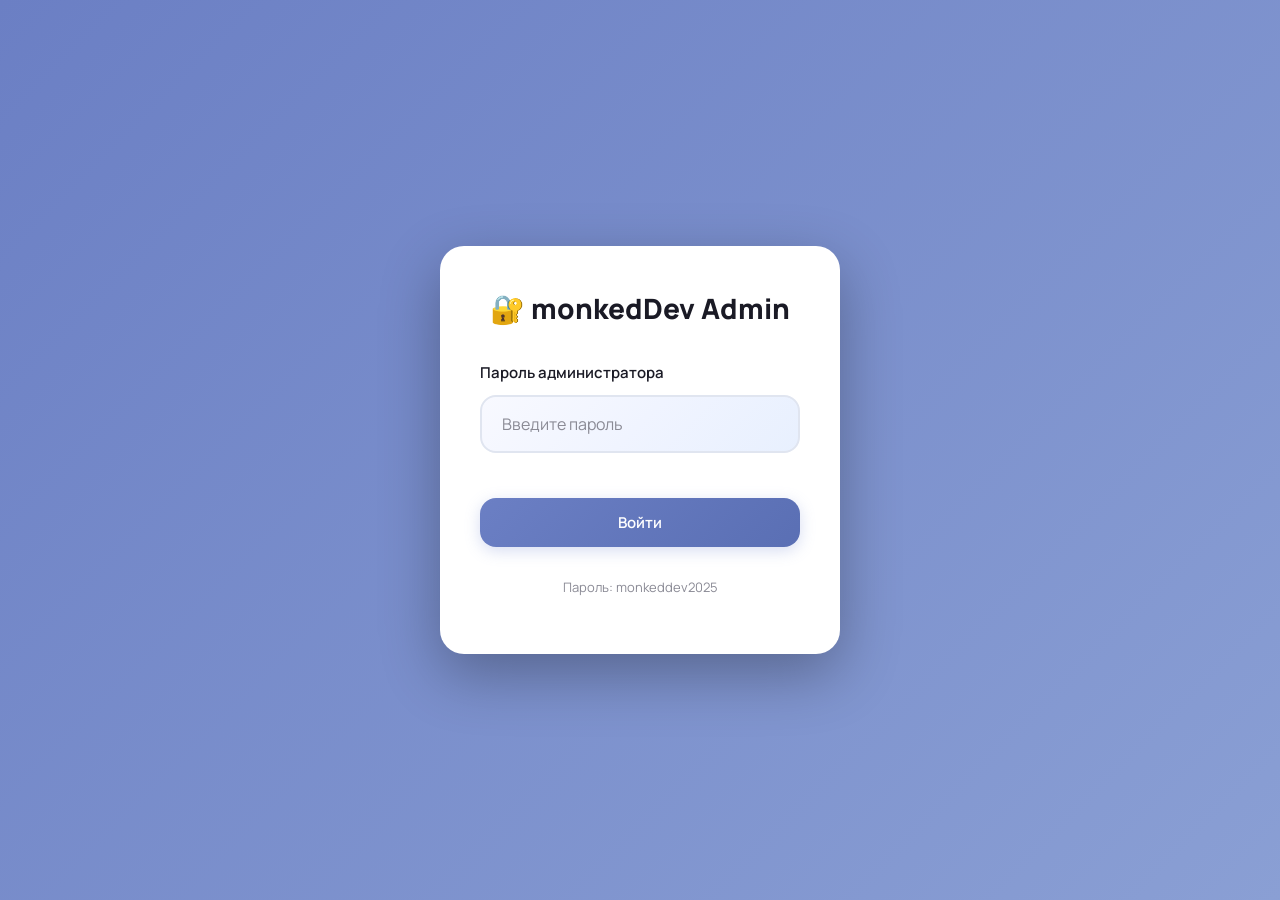
<file: admin/index.html>
<!DOCTYPE html>
<html lang="ru">
<head>
    <meta charset="UTF-8">
    <meta name="viewport" content="width=device-width, initial-scale=1.0">
    <title>Админ-панель | monkedDev</title>
    <meta name="description" content="Панель управления заявками">
    <link rel="preconnect" href="https://fonts.googleapis.com">
    <link rel="preconnect" href="https://fonts.gstatic.com" crossorigin>
    <link href="https://fonts.googleapis.com/css2?family=Manrope:wght@300;400;500;600;700;800&display=swap" rel="stylesheet">
    <link rel="stylesheet" href="../css/style.css">
    <link rel="stylesheet" href="../css/admin.css">
</head>
<body>
    <!-- Login Screen -->
    <div class="admin-login" id="adminLogin">
        <div class="admin-login__card">
            <div class="admin-login__header">
                <span class="admin-login__logo">🔐 monkedDev Admin</span>
            </div>
            <form class="admin-login__form" id="loginForm">
                <div class="form-group">
                    <label for="password" class="form-label">Пароль администратора</label>
                    <input type="password" id="password" class="form-input" placeholder="Введите пароль" required>
                </div>
                <button type="submit" class="btn btn--primary btn--full">Войти</button>
                <p class="admin-login__hint">Пароль: monkeddev2025</p>
            </form>
        </div>
    </div>

    <!-- Admin Dashboard -->
    <div class="admin-dashboard hidden" id="adminDashboard">
        <!-- Sidebar -->
        <aside class="admin-sidebar" id="adminSidebar">
            <div class="admin-sidebar__header">
                <span class="admin-sidebar__logo">🚀 monkedDev</span>
            </div>
            <nav class="admin-sidebar__nav">
                <a href="#" class="admin-sidebar__link active" data-view="dashboard">
                    <span class="link__icon">📊</span>
                    Дашборд
                </a>
                <a href="#" class="admin-sidebar__link" data-view="orders">
                    <span class="link__icon">📋</span>
                    Заявки
                    <span class="admin-sidebar__badge" id="newOrdersBadge">0</span>
                </a>
                <a href="#" class="admin-sidebar__link" data-view="analytics">
                    <span class="link__icon">📈</span>
                    Аналитика
                </a>
                <a href="#" class="admin-sidebar__link" data-view="settings">
                    <span class="link__icon">⚙️</span>
                    Настройки
                </a>
            </nav>
            <div class="admin-sidebar__footer">
                <a href="../index.html" class="admin-sidebar__link">
                    <span class="link__icon">🏠</span>
                    На сайт
                </a>
                <button class="admin-sidebar__link" id="logoutBtn">
                    <span class="link__icon">🚪</span>
                    Выйти
                </button>
            </div>
        </aside>

        <!-- Main Content -->
        <main class="admin-content">
            <!-- Header -->
            <header class="admin-header">
                <h1 class="admin-header__title" id="pageTitle">Дашборд</h1>
                <div class="admin-header__actions">
                    <button class="admin-icon-btn" id="refreshBtn" title="Обновить">🔄</button>
                    <button class="admin-icon-btn" id="exportBtn" title="Экспорт">📥</button>
                </div>
            </header>

            <!-- Dashboard View -->
            <div class="admin-view active" id="view-dashboard">
                <div class="admin-stats">
                    <div class="admin-stat-card">
                        <div class="admin-stat-card__icon">📋</div>
                        <div class="admin-stat-card__content">
                            <span class="admin-stat-card__value" id="totalOrders">0</span>
                            <span class="admin-stat-card__label">Всего заявок</span>
                        </div>
                    </div>
                    <div class="admin-stat-card">
                        <div class="admin-stat-card__icon">🆕</div>
                        <div class="admin-stat-card__content">
                            <span class="admin-stat-card__value" id="newOrders">0</span>
                            <span class="admin-stat-card__label">Новые</span>
                        </div>
                    </div>
                    <div class="admin-stat-card">
                        <div class="admin-stat-card__icon">⏳</div>
                        <div class="admin-stat-card__content">
                            <span class="admin-stat-card__value" id="inProgressOrders">0</span>
                            <span class="admin-stat-card__label">В работе</span>
                        </div>
                    </div>
                    <div class="admin-stat-card">
                        <div class="admin-stat-card__icon">✅</div>
                        <div class="admin-stat-card__content">
                            <span class="admin-stat-card__value" id="completedOrders">0</span>
                            <span class="admin-stat-card__label">Завершённые</span>
                        </div>
                    </div>
                </div>

                <div class="admin-card">
                    <div class="admin-card__header">
                        <h2 class="admin-card__title">Последние заявки</h2>
                        <a href="#" class="admin-card__link" data-view="orders">Все заявки →</a>
                    </div>
                    <div class="admin-table-wrapper">
                        <table class="admin-table">
                            <thead>
                                <tr>
                                    <th>ID</th>
                                    <th>Имя</th>
                                    <th>Контакт</th>
                                    <th>Тип</th>
                                    <th>Бюджет</th>
                                    <th>Статус</th>
                                    <th>Дата</th>
                                </tr>
                            </thead>
                            <tbody id="recentOrdersTable">
                                <tr>
                                    <td colspan="7" class="admin-table__empty">Загрузка...</td>
                                </tr>
                            </tbody>
                        </table>
                    </div>
                </div>
            </div>

            <!-- Orders View -->
            <div class="admin-view" id="view-orders">
                <div class="admin-filters">
                    <select class="admin-filter" id="statusFilter">
                        <option value="all">Все статусы</option>
                        <option value="new">Новые</option>
                        <option value="in_progress">В работе</option>
                        <option value="completed">Завершённые</option>
                        <option value="cancelled">Отменённые</option>
                    </select>
                    <input type="text" class="admin-search" id="searchInput" placeholder="Поиск...">
                </div>
                <div class="admin-card">
                    <div class="admin-table-wrapper">
                        <table class="admin-table">
                            <thead>
                                <tr>
                                    <th>ID</th>
                                    <th>Имя</th>
                                    <th>Контакт</th>
                                    <th>Тип</th>
                                    <th>Бюджет</th>
                                    <th>Сообщение</th>
                                    <th>Статус</th>
                                    <th>Дата</th>
                                    <th>Действия</th>
                                </tr>
                            </thead>
                            <tbody id="allOrdersTable">
                                <tr>
                                    <td colspan="9" class="admin-table__empty">Загрузка...</td>
                                </tr>
                            </tbody>
                        </table>
                    </div>
                </div>
            </div>

            <!-- Analytics View -->
            <div class="admin-view" id="view-analytics">
                <div class="admin-grid">
                    <div class="admin-card">
                        <h2 class="admin-card__title">Заявки по дням</h2>
                        <div class="admin-chart" id="ordersChart">
                            <div class="admin-chart__placeholder">📊 График загружается...</div>
                        </div>
                    </div>
                    <div class="admin-card">
                        <h2 class="admin-card__title">Популярные услуги</h2>
                        <div class="admin-chart" id="servicesChart">
                            <div class="admin-chart__placeholder">📈 Статистика загружается...</div>
                        </div>
                    </div>
                </div>
            </div>

            <!-- Settings View -->
            <div class="admin-view" id="view-settings">
                <div class="admin-card">
                    <h2 class="admin-card__title">О системе</h2>
                    <div style="padding: 25px;">
                        <p><strong>Админ-панель:</strong> monkedDev v1.0</p>
                        <p><strong>Хранение:</strong> localStorage браузера</p>
                        <p><strong>Пароль:</strong> monkeddev2025 (измени в js/admin.js)</p>
                        <hr style="margin: 20px 0; border: none; border-top: 1px solid #E0E5F0;">
                        <p style="color: #EF4444;">⚠️ Данные хранятся только в этом браузере. При очистке кэша они пропадут.</p>
                        <button class="btn btn--outline" onclick="if(confirm('Очистить все заявки?')) { localStorage.removeItem('monkeddev_orders'); location.reload(); }" style="margin-top: 15px;">
                            🗑️ Очистить все заявки
                        </button>
                    </div>
                </div>
            </div>
        </main>
    </div>

    <!-- Order Detail Modal -->
    <div class="admin-modal" id="orderModal">
        <div class="admin-modal__overlay"></div>
        <div class="admin-modal__content">
            <button class="admin-modal__close" id="modalClose">&times;</button>
            <div class="admin-modal__body" id="orderModalBody"></div>
        </div>
    </div>

    <script src="../js/admin.js"></script>
</body>
</html>
</file>
<file: css/style.css>
/* ========================================
   monkedDev — Профессиональные стили
   Расширенная версия с анимациями и эффектами
   ======================================== */

/* ========================================
   CSS Переменные и темы
   ======================================== */

:root {
    /* ========================================
       Цветовая палитра - LIGHT THEME
       ======================================== */
    
    /* Основные фоны - улучшенные градиенты */
    --color-bg: linear-gradient(135deg, #F8F9FF 0%, #F0F4FF 50%, #E8F0FE 100%);
    --color-bg-solid: #FAFBFF;
    --color-bg-alt: linear-gradient(135deg, #F0F4FF 0%, #E8EDFF 100%);
    --color-bg-alt-solid: #F5F7FF;
    --color-bg-white: #FFFFFF;
    --color-bg-dark: #1A1A2E;
    
    /* Пастельные акценты - более насыщенные */
    --color-accent: #A4B8E8;
    --color-accent-light: #C5D4F0;
    --color-accent-soft: #E0E8F8;
    --color-accent-dark: #8A9FD4;
    
    /* Градиентные акценты */
    --color-mint: #B8E8D0;
    --color-lavender: #D4C5E8;
    --color-peach: #F0D4C5;
    --color-sky: #B8D8E8;
    --color-blush: #E8C5D8;
    --color-lemon: #F5F0C5;
    --color-rose: #E8B8C5;
    
    /* Основные цвета бренда - ярче */
    --color-primary: #6B7FC4;
    --color-primary-light: #8A9FD4;
    --color-primary-hover: #5A6FB4;
    --color-primary-dark: #4A5FA4;
    --color-primary-gradient: linear-gradient(135deg, #6B7FC4 0%, #8A9FD4 100%);
    --color-primary-glow: rgba(107, 127, 196, 0.3);
    
    /* Текст - контрастнее */
    --color-text: #3A3A45;
    --color-text-light: #5A5A65;
    --color-text-muted: #8A8A95;
    --color-text-inverse: #FFFFFF;
    --color-text-heading: #1A1A25;
    
    /* Семантические цвета */
    --color-success: #10B981;
    --color-success-light: #D1FAE5;
    --color-error: #EF4444;
    --color-error-light: #FEE2E2;
    --color-warning: #F59E0B;
    --color-warning-light: #FEF3C7;
    --color-info: #3B82F6;
    --color-info-light: #DBEAFE;
    
    /* Границы и разделители - мягче */
    --color-border: #E0E5F0;
    --color-border-light: #F0F3F8;
    --color-border-dark: #C5CCD8;
    
    /* Тени - более глубокие */
    --shadow-xs: 0 1px 2px rgba(107, 127, 196, 0.08);
    --shadow-soft: 0 4px 20px rgba(107, 127, 196, 0.12);
    --shadow-medium: 0 8px 30px rgba(107, 127, 196, 0.16);
    --shadow-hover: 0 12px 40px rgba(107, 127, 196, 0.2);
    --shadow-elevated: 0 20px 60px rgba(107, 127, 196, 0.25);
    --shadow-glow: 0 0 40px rgba(107, 127, 196, 0.4);
    
    /* Градиенты для карточек */
    --gradient-card-1: linear-gradient(135deg, rgba(107, 127, 196, 0.05) 0%, rgba(138, 159, 212, 0.05) 100%);
    --gradient-card-2: linear-gradient(135deg, rgba(184, 232, 208, 0.05) 0%, rgba(184, 216, 232, 0.05) 100%);
    --gradient-card-3: linear-gradient(135deg, rgba(212, 197, 232, 0.05) 0%, rgba(240, 212, 197, 0.05) 100%);
    
    /* Шрифты */
    --font-main: 'Manrope', -apple-system, BlinkMacSystemFont, 'Segoe UI', 'Roboto', sans-serif;
    --font-mono: 'Fira Code', 'Consolas', 'Monaco', monospace;
    
    /* Размеры и отступы */
    --section-padding: 100px 0;
    --section-padding-sm: 60px 0;
    --container-width: 1280px;
    --container-width-narrow: 900px;
    --container-width-wide: 1400px;
    
    /* Радиусы скругления */
    --radius-sm: 8px;
    --radius-md: 12px;
    --radius-lg: 16px;
    --radius-xl: 24px;
    --radius-2xl: 32px;
    --radius-full: 9999px;
    
    /* Переходы и анимации */
    --transition-fast: 0.15s ease;
    --transition-base: 0.3s ease;
    --transition-slow: 0.5s ease;
    --transition-bounce: 0.5s cubic-bezier(0.68, -0.55, 0.265, 1.55);
    
    /* Z-index слои */
    --z-base: 1;
    --z-dropdown: 100;
    --z-sticky: 200;
    --z-fixed: 300;
    --z-modal-backdrop: 400;
    --z-modal: 500;
    --z-popover: 600;
    --z-toast: 700;
    --z-cursor: 800;
}

/* Тёмная тема - улучшенная */
[data-theme="dark"] {
    --color-bg: linear-gradient(135deg, #0F0F1A 0%, #1A1A2E 50%, #151525 100%);
    --color-bg-solid: #0F0F1A;
    --color-bg-alt: linear-gradient(135deg, #1A1A2E 0%, #202035 100%);
    --color-bg-alt-solid: #1A1A2E;
    --color-bg-white: #1E1E32;
    
    --color-accent-soft: #2D2D44;
    --color-accent-light: #3D3D5C;
    --color-accent: #8A9FD4;
    
    --color-text: #B8B8C0;
    --color-text-light: #9A9AA5;
    --color-text-muted: #6B6B75;
    --color-text-heading: #E8E8E8;
    
    --color-primary: #8A9FD4;
    --color-primary-light: #9FB0E0;
    --color-primary-hover: #7A8FC4;
    --color-primary-glow: rgba(138, 159, 212, 0.4);
    
    --color-border: #2D2D44;
    --color-border-light: #3D3D5C;
    --color-border-dark: #4D4D6C;
    
    --shadow-soft: 0 4px 20px rgba(0, 0, 0, 0.4);
    --shadow-medium: 0 8px 30px rgba(0, 0, 0, 0.5);
    --shadow-hover: 0 12px 40px rgba(0, 0, 0, 0.6);
    --shadow-elevated: 0 20px 60px rgba(0, 0, 0, 0.7);
}

[data-theme="dark"] body::before {
    background: radial-gradient(ellipse, rgba(138, 159, 212, 0.1) 0%, transparent 70%);
}

[data-theme="dark"] body::after {
    background: radial-gradient(ellipse, rgba(184, 232, 208, 0.08) 0%, transparent 70%);
}

[data-theme="dark"] .section::before {
    background: linear-gradient(180deg, transparent 0%, rgba(138, 159, 212, 0.03) 50%, transparent 100%);
}

/* ========================================
   Базовые стили и сброс
   ======================================== */

*, *::before, *::after {
    box-sizing: border-box;
    margin: 0;
    padding: 0;
}

html {
    scroll-behavior: smooth;
    font-size: 16px;
    -webkit-font-smoothing: antialiased;
    -moz-osx-font-smoothing: grayscale;
    text-rendering: optimizeLegibility;
}

body {
    font-family: var(--font-main);
    font-size: 1rem;
    line-height: 1.6;
    color: var(--color-text);
    background: var(--color-bg);
    background-attachment: fixed;
    overflow-x: hidden;
    min-height: 100vh;
    position: relative;
}

/* Декоративные фоновые элементы */
body::before {
    content: '';
    position: fixed;
    top: -50%;
    right: -20%;
    width: 80%;
    height: 150%;
    background: radial-gradient(ellipse, rgba(107, 127, 196, 0.08) 0%, transparent 70%);
    border-radius: 50%;
    z-index: -1;
    animation: bgFloat 20s ease-in-out infinite;
}

body::after {
    content: '';
    position: fixed;
    bottom: -30%;
    left: -10%;
    width: 60%;
    height: 100%;
    background: radial-gradient(ellipse, rgba(184, 232, 208, 0.08) 0%, transparent 70%);
    border-radius: 50%;
    z-index: -1;
    animation: bgFloat 25s ease-in-out infinite reverse;
}

@keyframes bgFloat {
    0%, 100% { transform: translate(0, 0) scale(1); }
    33% { transform: translate(30px, -30px) scale(1.1); }
    66% { transform: translate(-20px, 20px) scale(0.95); }
}

/* Убираем выделение */
::selection {
    background: var(--color-primary);
    color: var(--color-text-inverse);
}

::-moz-selection {
    background: var(--color-primary);
    color: var(--color-text-inverse);
}

/* Скроллбар */
::-webkit-scrollbar {
    width: 10px;
    height: 10px;
}

::-webkit-scrollbar-track {
    background: var(--color-bg-alt);
}

::-webkit-scrollbar-thumb {
    background: var(--color-primary);
    border-radius: var(--radius-full);
}

::-webkit-scrollbar-thumb:hover {
    background: var(--color-primary-hover);
}

/* Контейнер */
.container {
    max-width: var(--container-width);
    margin: 0 auto;
    padding: 0 20px;
}

@media (min-width: 1400px) {
    .container {
        padding: 0 40px;
    }
}

/* Ссылки */
a {
    text-decoration: none;
    color: inherit;
    transition: all var(--transition-base);
}

/* Изображения */
img {
    max-width: 100%;
    height: auto;
    display: block;
}

/* Списки */
ul, ol {
    list-style: none;
}

/* ========================================
   Типографика
   ======================================== */

h1, h2, h3, h4, h5, h6 {
    font-weight: 700;
    line-height: 1.2;
    color: var(--color-text-heading);
    margin-bottom: 1rem;
}

h1 { font-size: clamp(2.5rem, 5vw, 4rem); }
h2 { font-size: clamp(2rem, 4vw, 3rem); }
h3 { font-size: clamp(1.5rem, 3vw, 2rem); }
h4 { font-size: clamp(1.25rem, 2vw, 1.5rem); }
h5 { font-size: clamp(1.125rem, 1.5vw, 1.25rem); }
h6 { font-size: clamp(1rem, 1vw, 1.125rem); }

p {
    margin-bottom: 1rem;
}

strong {
    font-weight: 700;
    color: var(--color-primary);
}

em {
    font-style: italic;
}

.accent {
    color: var(--color-primary);
}

.title-gradient {
    background: linear-gradient(135deg, var(--color-primary) 0%, var(--color-accent) 100%);
    -webkit-background-clip: text;
    -webkit-text-fill-color: transparent;
    background-clip: text;
}

/* ========================================
   Заголовки секций
   ======================================== */

.section__header {
    text-align: center;
    margin-bottom: 60px;
}

.section__subtitle {
    display: inline-block;
    font-size: 14px;
    font-weight: 600;
    color: var(--color-primary);
    text-transform: uppercase;
    letter-spacing: 2px;
    margin-bottom: 15px;
    padding: 8px 20px;
    background: var(--color-accent-soft);
    border-radius: var(--radius-full);
}

.section__title {
    font-size: clamp(2rem, 4vw, 3rem);
    font-weight: 800;
    color: var(--color-text-heading);
    margin-bottom: 20px;
    position: relative;
    display: inline-block;
}

.section__title::after {
    content: '';
    position: absolute;
    bottom: -10px;
    left: 50%;
    transform: translateX(-50%);
    width: 80px;
    height: 4px;
    background: linear-gradient(90deg, var(--color-primary), var(--color-accent));
    border-radius: var(--radius-full);
}

.section__desc {
    font-size: 18px;
    color: var(--color-text-light);
    max-width: 600px;
    margin: 20px auto 0;
}

.section {
    padding: var(--section-padding);
    position: relative;
}

.section:nth-child(even) {
    background: var(--color-bg-alt);
    background-attachment: fixed;
}

/* Декоративные элементы для секций */
.section::before {
    content: '';
    position: absolute;
    top: 0;
    left: 0;
    width: 100%;
    height: 100%;
    background: linear-gradient(180deg, transparent 0%, rgba(107, 127, 196, 0.02) 50%, transparent 100%);
    pointer-events: none;
}

/* ========================================
   Кнопки
   ======================================== */

.btn {
    display: inline-flex;
    align-items: center;
    justify-content: center;
    gap: 10px;
    padding: 14px 32px;
    font-family: var(--font-main);
    font-size: 15px;
    font-weight: 600;
    border-radius: var(--radius-lg);
    border: none;
    cursor: pointer;
    transition: all var(--transition-base);
    text-align: center;
    white-space: nowrap;
    position: relative;
    overflow: hidden;
}

.btn--primary {
    background: linear-gradient(135deg, var(--color-primary) 0%, var(--color-primary-hover) 100%);
    color: var(--color-text-inverse);
    box-shadow: 0 4px 15px rgba(123, 143, 212, 0.3);
}

.btn--primary:hover {
    transform: translateY(-3px);
    box-shadow: 0 8px 25px rgba(123, 143, 212, 0.4);
}

.btn--primary:active {
    transform: translateY(-1px);
}

.btn--outline {
    background: transparent;
    border: 2px solid var(--color-primary);
    color: var(--color-primary);
}

.btn--outline:hover {
    background: var(--color-primary);
    color: var(--color-text-inverse);
    transform: translateY(-3px);
}

.btn--ghost {
    background: transparent;
    color: var(--color-primary);
}

.btn--ghost:hover {
    background: var(--color-accent-soft);
}

.btn--lg {
    padding: 18px 40px;
    font-size: 16px;
}

.btn--sm {
    padding: 10px 20px;
    font-size: 14px;
}

.btn--full {
    width: 100%;
}

.btn:disabled {
    opacity: 0.6;
    cursor: not-allowed;
    transform: none !important;
}

/* Эффект ripple */
.btn__ripple {
    position: absolute;
    border-radius: 50%;
    background: rgba(255, 255, 255, 0.4);
    transform: scale(0);
    animation: ripple 0.6s linear;
    pointer-events: none;
}

@keyframes ripple {
    to {
        transform: scale(4);
        opacity: 0;
    }
}

/* ========================================
   Preloader
   ======================================== */

.preloader {
    position: fixed;
    top: 0;
    left: 0;
    width: 100%;
    height: 100%;
    background: var(--color-bg);
    display: flex;
    align-items: center;
    justify-content: center;
    z-index: var(--z-cursor);
    transition: opacity 0.5s ease, visibility 0.5s ease;
}

.preloader.hidden {
    opacity: 0;
    visibility: hidden;
    pointer-events: none;
}

.preloader__spinner {
    text-align: center;
}

.spinner__circle {
    width: 60px;
    height: 60px;
    border: 4px solid var(--color-accent-soft);
    border-top-color: var(--color-primary);
    border-radius: 50%;
    animation: spin 1s linear infinite;
    margin: 0 auto 20px;
}

@keyframes spin {
    to {
        transform: rotate(360deg);
    }
}

.spinner__text {
    font-size: 14px;
    color: var(--color-text-light);
    animation: pulse 1.5s ease-in-out infinite;
}

@keyframes pulse {
    0%, 100% { opacity: 1; }
    50% { opacity: 0.5; }
}

/* ========================================
   Cursor Follower
   ======================================== */

.cursor-follower {
    position: fixed;
    width: 30px;
    height: 30px;
    border: 2px solid var(--color-primary);
    border-radius: 50%;
    pointer-events: none;
    z-index: var(--z-cursor);
    transform: translate(-50%, -50%);
    transition: transform 0.1s ease, width 0.3s ease, height 0.3s ease, background-color 0.3s ease;
    mix-blend-mode: multiply;
}

[data-theme="dark"] .cursor-follower {
    mix-blend-mode: difference;
}

.cursor-follower.active {
    width: 50px;
    height: 50px;
    background-color: rgba(123, 143, 212, 0.1);
}

/* ========================================
   Scroll Progress
   ======================================== */

.scroll-progress {
    position: fixed;
    top: 0;
    left: 0;
    width: 0%;
    height: 3px;
    background: linear-gradient(90deg, var(--color-primary), var(--color-accent));
    z-index: var(--z-fixed);
    transition: width 0.1s ease;
}

/* ========================================
   Back to Top Button
   ======================================== */

.back-to-top {
    position: fixed;
    bottom: 30px;
    right: 30px;
    width: 50px;
    height: 50px;
    background: var(--color-primary);
    color: var(--color-text-inverse);
    border: none;
    border-radius: 50%;
    cursor: pointer;
    z-index: var(--z-sticky);
    opacity: 0;
    visibility: hidden;
    transform: translateY(20px);
    transition: all var(--transition-base);
    box-shadow: var(--shadow-medium);
    display: flex;
    align-items: center;
    justify-content: center;
}

.back-to-top.visible {
    opacity: 1;
    visibility: visible;
    transform: translateY(0);
}

.back-to-top:hover {
    background: var(--color-primary-hover);
    transform: translateY(-5px);
    box-shadow: var(--shadow-hover);
}

/* ========================================
   Header
   ======================================== */

.header {
    position: fixed;
    top: 0;
    left: 0;
    width: 100%;
    z-index: var(--z-fixed);
    background: rgba(250, 250, 251, 0.9);
    backdrop-filter: blur(20px);
    -webkit-backdrop-filter: blur(20px);
    border-bottom: 1px solid transparent;
    transition: all var(--transition-base);
}

[data-theme="dark"] .header {
    background: rgba(15, 15, 26, 0.9);
}

.header.scrolled {
    background: rgba(250, 250, 251, 0.98);
    border-bottom-color: var(--color-border);
    box-shadow: var(--shadow-soft);
}

[data-theme="dark"] .header.scrolled {
    background: rgba(15, 15, 26, 0.98);
}

.header__container {
    display: flex;
    align-items: center;
    justify-content: space-between;
    height: 80px;
    transition: height var(--transition-base);
}

.header.scrolled .header__container {
    height: 70px;
}

/* Логотип */
.header__logo {
    font-size: 26px;
    font-weight: 800;
    color: var(--color-text-heading);
    display: flex;
    align-items: center;
    gap: 8px;
}

.logo__icon {
    font-size: 28px;
    animation: float 3s ease-in-out infinite;
}

@keyframes float {
    0%, 100% { transform: translateY(0); }
    50% { transform: translateY(-5px); }
}

/* Навигация */
.header__nav {
    display: flex;
    gap: 5px;
}

.header__link {
    display: flex;
    align-items: center;
    gap: 6px;
    padding: 10px 16px;
    font-size: 15px;
    font-weight: 500;
    color: var(--color-text);
    border-radius: var(--radius-lg);
    transition: all var(--transition-fast);
}

.link__icon {
    font-size: 16px;
    opacity: 0.8;
}

.header__link:hover {
    background: var(--color-accent-soft);
    color: var(--color-primary);
}

.header__link.active {
    background: var(--color-primary);
    color: var(--color-text-inverse);
}

/* Действия в хедере */
.header__actions {
    display: flex;
    align-items: center;
    gap: 15px;
}

.header__btn {
    padding: 10px 24px;
    font-size: 14px;
}

/* Переключатель темы */
.theme-toggle {
    width: 44px;
    height: 44px;
    background: var(--color-accent-soft);
    border: none;
    border-radius: var(--radius-full);
    cursor: pointer;
    display: flex;
    align-items: center;
    justify-content: center;
    transition: all var(--transition-fast);
    position: relative;
    overflow: hidden;
}

.theme-toggle:hover {
    background: var(--color-primary);
    transform: rotate(15deg);
}

.theme-icon {
    font-size: 20px;
    position: absolute;
    transition: all var(--transition-base);
}

.theme-icon--light {
    opacity: 1;
    transform: rotate(0);
}

.theme-icon--dark {
    opacity: 0;
    transform: rotate(90deg);
}

[data-theme="dark"] .theme-icon--light {
    opacity: 0;
    transform: rotate(-90deg);
}

[data-theme="dark"] .theme-icon--dark {
    opacity: 1;
    transform: rotate(0);
}

/* Бургер меню */
.burger {
    display: none;
    flex-direction: column;
    gap: 5px;
    background: none;
    border: none;
    cursor: pointer;
    padding: 8px;
    z-index: var(--z-modal);
}

.burger span {
    width: 28px;
    height: 3px;
    background: var(--color-text-heading);
    border-radius: var(--radius-full);
    transition: all var(--transition-fast);
}

.burger.active span:nth-child(1) {
    transform: rotate(45deg) translate(6px, 6px);
}

.burger.active span:nth-child(2) {
    opacity: 0;
    transform: translateX(-10px);
}

.burger.active span:nth-child(3) {
    transform: rotate(-45deg) translate(7px, -7px);
}

/* ========================================
   Mobile Menu Overlay
   ======================================== */

.mobile-menu-overlay {
    position: fixed;
    top: 0;
    left: 0;
    width: 100%;
    height: 100%;
    background: rgba(0, 0, 0, 0.5);
    backdrop-filter: blur(5px);
    z-index: calc(var(--z-modal) - 1);
    opacity: 0;
    visibility: hidden;
    transition: all var(--transition-base);
}

.mobile-menu-overlay.active {
    opacity: 1;
    visibility: visible;
}

/* ========================================
   Hero Section - Улучшенный фон
   ======================================== */

.hero {
    position: relative;
    padding: 180px 0 120px;
    min-height: 100vh;
    display: flex;
    align-items: center;
    overflow: hidden;
}

.hero::before {
    content: '';
    position: absolute;
    top: -50%;
    right: -20%;
    width: 80%;
    height: 150%;
    background: radial-gradient(ellipse, rgba(107, 127, 196, 0.1) 0%, transparent 70%);
    animation: gradientMove 15s ease-in-out infinite;
    z-index: 0;
}

.hero::after {
    content: '';
    position: absolute;
    bottom: -30%;
    left: -10%;
    width: 60%;
    height: 80%;
    background: radial-gradient(ellipse, rgba(184, 232, 208, 0.08) 0%, transparent 70%);
    animation: gradientMove 20s ease-in-out infinite reverse;
    z-index: 0;
}

@keyframes gradientMove {
    0%, 100% { transform: translate(0, 0) scale(1); }
    33% { transform: translate(-5%, 5%) scale(1.1); }
    66% { transform: translate(5%, -5%) scale(0.95); }
}

.hero__bg {
    position: absolute;
    top: 0;
    left: 0;
    width: 100%;
    height: 100%;
    z-index: 0;
}

.hero__gradient {
    position: absolute;
    top: -50%;
    right: -20%;
    width: 80%;
    height: 150%;
    background: radial-gradient(ellipse, var(--color-accent-soft) 0%, transparent 70%);
    animation: gradientMove 15s ease-in-out infinite;
}

@keyframes gradientMove {
    0%, 100% { transform: translate(0, 0) scale(1); }
    25% { transform: translate(-5%, 5%) scale(1.1); }
    50% { transform: translate(-10%, -5%) scale(0.95); }
    75% { transform: translate(5%, -10%) scale(1.05); }
}

.hero__particles {
    position: absolute;
    top: 0;
    left: 0;
    width: 100%;
    height: 100%;
    overflow: hidden;
}

.particle {
    position: absolute;
    width: 6px;
    height: 6px;
    background: var(--color-primary);
    border-radius: 50%;
    opacity: 0.3;
    animation: particleFloat 20s infinite;
}

@keyframes particleFloat {
    0%, 100% {
        transform: translate(0, 0) rotate(0deg);
        opacity: 0;
    }
    10% {
        opacity: 0.3;
    }
    90% {
        opacity: 0.3;
    }
    100% {
        transform: translate(100vw, -100vh) rotate(720deg);
        opacity: 0;
    }
}

.hero__container {
    position: relative;
    z-index: 1;
    display: grid;
    grid-template-columns: 1fr 1fr;
    gap: 80px;
    align-items: center;
}

.hero__content {
    max-width: 600px;
}

/* Бейдж доступности */
.hero__badge {
    display: inline-flex;
    align-items: center;
    gap: 10px;
    padding: 10px 20px;
    background: var(--color-bg-white);
    border: 1px solid var(--color-border);
    border-radius: var(--radius-full);
    font-size: 14px;
    font-weight: 600;
    color: var(--color-text);
    margin-bottom: 25px;
    box-shadow: var(--shadow-soft);
}

.badge__pulse {
    width: 10px;
    height: 10px;
    background: var(--color-success);
    border-radius: 50%;
    animation: pulse 2s ease-in-out infinite;
}

/* Заголовок Hero */
.hero__title {
    font-size: clamp(2.5rem, 5vw, 4rem);
    font-weight: 800;
    line-height: 1.1;
    color: var(--color-text-heading);
    margin-bottom: 25px;
}

.hero__subtitle {
    font-size: 18px;
    color: var(--color-text-light);
    line-height: 1.8;
    margin-bottom: 40px;
}

/* Кнопки Hero */
.hero__buttons {
    display: flex;
    gap: 15px;
    flex-wrap: wrap;
    margin-bottom: 50px;
}

/* Статистика Hero */
.hero__stats {
    display: flex;
    gap: 40px;
}

.hero__stat {
    text-align: center;
}

.stat__value {
    display: block;
    font-size: 36px;
    font-weight: 800;
    color: var(--color-primary);
    line-height: 1;
}

.stat__label {
    font-size: 14px;
    color: var(--color-text-light);
    margin-top: 5px;
}

/* Hero Image */
.hero__image {
    position: relative;
}

.hero__illustration {
    width: 100%;
    height: 450px;
    background: linear-gradient(135deg, var(--color-accent-light) 0%, var(--color-mint) 100%);
    border-radius: var(--radius-2xl);
    position: relative;
    overflow: hidden;
    box-shadow: var(--shadow-elevated);
    display: flex;
    align-items: center;
    justify-content: center;
}

.illustration__code {
    background: rgba(255, 255, 255, 0.9);
    padding: 30px;
    border-radius: var(--radius-xl);
    font-family: var(--font-mono);
    font-size: 14px;
    box-shadow: var(--shadow-medium);
}

.code__line {
    margin-bottom: 5px;
}

.code__keyword { color: #FF79C6; }
.code__variable { color: #8BE9FD; }
.code__class { color: #50FA7B; }
.code__method { color: #50FA7B; }
.code__string { color: #F1FA8C; }
.code__boolean { color: #BD93F9; }

/* Плавающие карточки */
.hero__floating-card {
    position: absolute;
    display: flex;
    align-items: center;
    gap: 10px;
    padding: 15px 20px;
    background: var(--color-bg-white);
    border-radius: var(--radius-xl);
    box-shadow: var(--shadow-elevated);
    animation: floatCard 4s ease-in-out infinite;
}

.floating-card__icon {
    font-size: 24px;
}

.floating-card__text {
    font-size: 14px;
    font-weight: 600;
    color: var(--color-text-heading);
}

.hero__floating-card--1 {
    top: 10%;
    left: -10%;
    animation-delay: 0s;
}

.hero__floating-card--2 {
    top: 50%;
    right: -15%;
    animation-delay: 1.5s;
}

.hero__floating-card--3 {
    bottom: 10%;
    left: 0%;
    animation-delay: 3s;
}

@keyframes floatCard {
    0%, 100% { transform: translateY(0); }
    50% { transform: translateY(-20px); }
}

/* Индикатор скролла */
.hero__scroll-indicator {
    position: absolute;
    bottom: 40px;
    left: 50%;
    transform: translateX(-50%);
    display: flex;
    flex-direction: column;
    align-items: center;
    gap: 10px;
    animation: bounce 2s ease-in-out infinite;
}

@keyframes bounce {
    0%, 100% { transform: translateX(-50%) translateY(0); }
    50% { transform: translateX(-50%) translateY(10px); }
}

.scroll-indicator__mouse {
    width: 26px;
    height: 40px;
    border: 2px solid var(--color-text-muted);
    border-radius: 13px;
    position: relative;
}

.scroll-indicator__wheel {
    width: 4px;
    height: 8px;
    background: var(--color-primary);
    border-radius: 2px;
    position: absolute;
    top: 8px;
    left: 50%;
    transform: translateX(-50%);
    animation: scrollWheel 1.5s ease-in-out infinite;
}

@keyframes scrollWheel {
    0%, 100% { opacity: 1; transform: translateX(-50%) translateY(0); }
    50% { opacity: 0.3; transform: translateX(-50%) translateY(10px); }
}

.scroll-indicator__text {
    font-size: 12px;
    color: var(--color-text-muted);
    text-transform: uppercase;
    letter-spacing: 1px;
}

/* ========================================
   About Section
   ======================================== */

.about__container {
    max-width: var(--container-width-wide);
}

.about__content {
    display: grid;
    grid-template-columns: 450px 1fr;
    gap: 80px;
    align-items: center;
}

.about__image-wrapper {
    position: relative;
}

.about__image {
    position: relative;
    z-index: 2;
}

.about__avatar {
    width: 100%;
    aspect-ratio: 1;
    background: linear-gradient(135deg, var(--color-accent-light), var(--color-lavender));
    border-radius: var(--radius-2xl);
    display: flex;
    align-items: center;
    justify-content: center;
    box-shadow: var(--shadow-elevated);
}

.avatar__emoji {
    font-size: 150px;
    animation: float 4s ease-in-out infinite;
}

.about__experience {
    position: absolute;
    bottom: -20px;
    right: -20px;
    background: var(--color-primary);
    color: var(--color-text-inverse);
    padding: 20px 25px;
    border-radius: var(--radius-xl);
    text-align: center;
    box-shadow: var(--shadow-medium);
}

.experience__years {
    display: block;
    font-size: 36px;
    font-weight: 800;
    line-height: 1;
}

.experience__text {
    font-size: 13px;
    opacity: 0.9;
}

.about__pattern {
    position: absolute;
    top: 30px;
    left: 30px;
    width: 100%;
    height: 100%;
    background: linear-gradient(135deg, var(--color-accent-soft), var(--color-mint));
    border-radius: var(--radius-2xl);
    z-index: 1;
}

.about__text {
    max-width: 700px;
}

.text__lead {
    font-size: 20px;
    line-height: 1.8;
    color: var(--color-text);
    margin-bottom: 20px;
}

.about__text p {
    font-size: 17px;
    color: var(--color-text-light);
    line-height: 1.8;
    margin-bottom: 20px;
}

/* Навыки */
.about__skills {
    margin: 40px 0;
}

.skills__title {
    font-size: 20px;
    margin-bottom: 25px;
}

.skills__grid {
    display: grid;
    gap: 20px;
}

.skill-item__header {
    display: flex;
    align-items: center;
    gap: 12px;
    margin-bottom: 10px;
}

.skill-item__icon {
    font-size: 20px;
}

.skill-item__name {
    flex: 1;
    font-weight: 600;
    color: var(--color-text-heading);
}

.skill-item__percent {
    font-size: 14px;
    font-weight: 700;
    color: var(--color-primary);
}

.skill-item__bar {
    height: 8px;
    background: var(--color-accent-soft);
    border-radius: var(--radius-full);
    overflow: hidden;
}

.skill-item__progress {
    height: 100%;
    width: 0;
    background: linear-gradient(90deg, var(--color-primary), var(--color-accent));
    border-radius: var(--radius-full);
    transition: width 1.5s ease-out;
}

/* Tech tags */
.about__tech {
    display: flex;
    flex-wrap: wrap;
    gap: 10px;
    margin: 30px 0;
}

.tech-tag {
    padding: 8px 16px;
    background: var(--color-accent-soft);
    color: var(--color-primary-dark);
    border-radius: var(--radius-full);
    font-size: 14px;
    font-weight: 600;
    transition: all var(--transition-fast);
}

.tech-tag:hover {
    background: var(--color-primary);
    color: var(--color-text-inverse);
    transform: translateY(-2px);
}

/* CTA кнопки */
.about__cta {
    display: flex;
    gap: 15px;
    margin-top: 40px;
}

/* ========================================
   Services Section
   ======================================== */

.services__tabs {
    display: flex;
    justify-content: center;
    gap: 10px;
    margin-bottom: 40px;
    flex-wrap: wrap;
}

.services__tab {
    padding: 12px 24px;
    background: var(--color-bg-white);
    border: 2px solid var(--color-border);
    border-radius: var(--radius-full);
    font-family: var(--font-main);
    font-size: 15px;
    font-weight: 600;
    color: var(--color-text);
    cursor: pointer;
    transition: all var(--transition-fast);
}

.services__tab:hover {
    border-color: var(--color-primary);
    color: var(--color-primary);
}

.services__tab--active {
    background: var(--color-primary);
    border-color: var(--color-primary);
    color: var(--color-text-inverse);
}

.services__grid {
    display: grid;
    grid-template-columns: repeat(3, 1fr);
    gap: 30px;
}

.service-card {
    position: relative;
    padding: 35px;
    background: var(--color-bg-white);
    border-radius: var(--radius-2xl);
    box-shadow: var(--shadow-soft);
    transition: all var(--transition-base);
    overflow: hidden;
}

.service-card::before {
    content: '';
    position: absolute;
    top: 0;
    left: 0;
    width: 100%;
    height: 4px;
    background: linear-gradient(90deg, var(--color-primary), var(--color-accent));
    transform: scaleX(0);
    transition: transform var(--transition-base);
}

.service-card::after {
    content: '';
    position: absolute;
    top: -50%;
    right: -50%;
    width: 200%;
    height: 200%;
    background: radial-gradient(circle, rgba(107, 127, 196, 0.05) 0%, transparent 70%);
    opacity: 0;
    transition: opacity var(--transition-base);
    pointer-events: none;
}

.service-card:hover {
    transform: translateY(-10px);
    box-shadow: var(--shadow-elevated);
}

.service-card:hover::before {
    transform: scaleX(1);
}

.service-card:hover::after {
    opacity: 1;
}

.service-card.hidden {
    display: none;
}

.service-card__badge {
    position: absolute;
    top: 20px;
    right: 20px;
    padding: 6px 14px;
    background: linear-gradient(135deg, var(--color-primary), var(--color-accent));
    color: var(--color-text-inverse);
    font-size: 12px;
    font-weight: 700;
    border-radius: var(--radius-full);
    text-transform: uppercase;
    letter-spacing: 1px;
}

.service-card__icon {
    font-size: 56px;
    margin-bottom: 20px;
    display: block;
}

.service-card__title {
    font-size: 22px;
    margin-bottom: 15px;
}

.service-card__desc {
    font-size: 15px;
    color: var(--color-text-light);
    line-height: 1.7;
    margin-bottom: 20px;
}

.service-card__features {
    margin-bottom: 25px;
}

.service-card__features li {
    display: flex;
    align-items: center;
    gap: 10px;
    font-size: 14px;
    color: var(--color-text);
    margin-bottom: 10px;
}

.service-card__price {
    display: flex;
    align-items: baseline;
    gap: 5px;
    margin-bottom: 25px;
    padding: 15px;
    background: var(--color-accent-soft);
    border-radius: var(--radius-lg);
}

.price__from {
    font-size: 14px;
    color: var(--color-text-light);
}

.price__value {
    font-size: 28px;
    font-weight: 800;
    color: var(--color-primary);
}

.price__currency {
    font-size: 18px;
    font-weight: 600;
    color: var(--color-text);
}

.services__cta {
    text-align: center;
    margin-top: 50px;
    padding: 40px;
    background: var(--color-bg-white);
    border-radius: var(--radius-2xl);
    box-shadow: var(--shadow-soft);
}

.services__cta p {
    font-size: 18px;
    color: var(--color-text-light);
    margin-bottom: 20px;
}

/* ========================================
   Benefits Section
   ======================================== */

.benefits__grid {
    display: grid;
    grid-template-columns: repeat(3, 1fr);
    gap: 30px;
}

.benefit-card {
    padding: 35px;
    background: var(--color-bg-white);
    border-radius: var(--radius-2xl);
    text-align: center;
    box-shadow: var(--shadow-soft);
    transition: all var(--transition-base);
}

.benefit-card:hover {
    transform: translateY(-8px);
    box-shadow: var(--shadow-elevated);
}

.benefit-card__icon {
    font-size: 56px;
    margin-bottom: 20px;
}

.benefit-card__title {
    font-size: 20px;
    margin-bottom: 15px;
}

.benefit-card__desc {
    font-size: 15px;
    color: var(--color-text-light);
    line-height: 1.7;
}

/* ========================================
   Portfolio Section
   ======================================== */

.portfolio__filter {
    display: flex;
    justify-content: center;
    gap: 10px;
    margin-bottom: 40px;
    flex-wrap: wrap;
}

.portfolio__filter-btn {
    padding: 10px 24px;
    background: var(--color-bg-white);
    border: 2px solid var(--color-border);
    border-radius: var(--radius-full);
    font-family: var(--font-main);
    font-size: 14px;
    font-weight: 600;
    color: var(--color-text);
    cursor: pointer;
    transition: all var(--transition-fast);
}

.portfolio__filter-btn:hover {
    border-color: var(--color-primary);
    color: var(--color-primary);
}

.portfolio__filter-btn--active {
    background: var(--color-primary);
    border-color: var(--color-primary);
    color: var(--color-text-inverse);
}

.portfolio__grid {
    display: grid;
    grid-template-columns: repeat(3, 1fr);
    gap: 30px;
}

.portfolio-card {
    background: var(--color-bg-white);
    border-radius: var(--radius-2xl);
    overflow: hidden;
    box-shadow: var(--shadow-soft);
    transition: all var(--transition-base);
}

.portfolio-card:hover {
    transform: translateY(-10px);
    box-shadow: var(--shadow-elevated);
}

.portfolio-card.hidden {
    display: none;
}

.portfolio-card__image {
    position: relative;
    height: 240px;
    overflow: hidden;
}

.portfolio-placeholder {
    width: 100%;
    height: 100%;
    background: linear-gradient(135deg, var(--color-accent-light), var(--color-lavender));
    display: flex;
    flex-direction: column;
    align-items: center;
    justify-content: center;
    gap: 10px;
}

.placeholder__emoji {
    font-size: 64px;
}

.placeholder__text {
    font-size: 16px;
    font-weight: 600;
    color: var(--color-primary-dark);
}

.portfolio-card__overlay {
    position: absolute;
    top: 0;
    left: 0;
    width: 100%;
    height: 100%;
    background: rgba(123, 143, 212, 0.9);
    display: flex;
    align-items: center;
    justify-content: center;
    gap: 15px;
    opacity: 0;
    transition: opacity var(--transition-base);
}

.portfolio-card__image:hover .portfolio-card__overlay {
    opacity: 1;
}

.portfolio-card__preview,
.portfolio-card__external {
    width: 50px;
    height: 50px;
    background: var(--color-bg-white);
    border-radius: 50%;
    display: flex;
    align-items: center;
    justify-content: center;
    font-size: 20px;
    transition: all var(--transition-fast);
}

.portfolio-card__preview:hover,
.portfolio-card__external:hover {
    transform: scale(1.1);
}

.portfolio-card__content {
    padding: 25px;
}

.portfolio-card__tags {
    display: flex;
    gap: 10px;
    margin-bottom: 15px;
}

.tag {
    padding: 6px 14px;
    font-size: 12px;
    font-weight: 600;
    border-radius: var(--radius-full);
    text-transform: uppercase;
    letter-spacing: 0.5px;
}

.tag--primary {
    background: var(--color-primary);
    color: var(--color-text-inverse);
}

.tag--secondary {
    background: var(--color-accent-soft);
    color: var(--color-primary-dark);
}

.portfolio-card__title {
    font-size: 18px;
    margin-bottom: 10px;
}

.portfolio-card__desc {
    font-size: 15px;
    color: var(--color-text-light);
    line-height: 1.6;
    margin-bottom: 15px;
}

.portfolio-card__meta {
    display: flex;
    gap: 20px;
}

.meta__item {
    font-size: 14px;
    color: var(--color-text-muted);
}

.portfolio__cta {
    text-align: center;
    margin-top: 50px;
}

.portfolio__cta p {
    font-size: 18px;
    color: var(--color-text-light);
    margin-bottom: 20px;
}

/* ========================================
   Reviews Section
   ======================================== */

.reviews__slider {
    position: relative;
    display: flex;
    align-items: center;
    gap: 20px;
}

.slider__btn {
    width: 50px;
    height: 50px;
    background: var(--color-bg-white);
    border: 2px solid var(--color-border);
    border-radius: 50%;
    cursor: pointer;
    display: flex;
    align-items: center;
    justify-content: center;
    transition: all var(--transition-fast);
    flex-shrink: 0;
}

.slider__btn:hover {
    background: var(--color-primary);
    border-color: var(--color-primary);
    color: var(--color-text-inverse);
}

.reviews__track {
    display: flex;
    gap: 30px;
    overflow-x: auto;
    scroll-behavior: smooth;
    scrollbar-width: none;
    -ms-overflow-style: none;
    padding: 20px 0;
}

.reviews__track::-webkit-scrollbar {
    display: none;
}

.review-card {
    flex: 0 0 400px;
    padding: 30px;
    background: var(--color-bg-white);
    border-radius: var(--radius-2xl);
    box-shadow: var(--shadow-soft);
}

.review-card__header {
    display: flex;
    align-items: center;
    gap: 15px;
    margin-bottom: 20px;
}

.review-card__avatar {
    width: 60px;
    height: 60px;
    background: linear-gradient(135deg, var(--color-accent-light), var(--color-lavender));
    border-radius: 50%;
    display: flex;
    align-items: center;
    justify-content: center;
    font-size: 30px;
}

.review-card__info {
    flex: 1;
}

.review-card__name {
    font-size: 16px;
    font-weight: 700;
    color: var(--color-text-heading);
    margin-bottom: 3px;
}

.review-card__position {
    font-size: 14px;
    color: var(--color-text-light);
}

.review-card__rating {
    font-size: 18px;
}

.review-card__content p {
    font-size: 15px;
    color: var(--color-text);
    line-height: 1.7;
    font-style: italic;
}

.review-card__footer {
    display: flex;
    justify-content: space-between;
    margin-top: 20px;
    padding-top: 20px;
    border-top: 1px solid var(--color-border-light);
}

.review-card__date,
.review-card__project {
    font-size: 13px;
    color: var(--color-text-muted);
}

.reviews__dots {
    display: flex;
    justify-content: center;
    gap: 10px;
    margin-top: 30px;
}

.reviews__dot {
    width: 10px;
    height: 10px;
    background: var(--color-border);
    border-radius: 50%;
    cursor: pointer;
    transition: all var(--transition-fast);
}

.reviews__dot.active {
    background: var(--color-primary);
    width: 30px;
    border-radius: var(--radius-full);
}

/* ========================================
   Stages Section
   ======================================== */

.stages__timeline {
    display: grid;
    grid-template-columns: repeat(3, 1fr);
    gap: 25px;
}

.stage-item {
    position: relative;
    padding: 35px 25px;
    background: var(--color-bg-white);
    border-radius: var(--radius-2xl);
    text-align: center;
    box-shadow: var(--shadow-soft);
    transition: all var(--transition-base);
}

.stage-item:hover {
    transform: translateY(-8px);
    box-shadow: var(--shadow-elevated);
}

.stage-item__number {
    display: inline-flex;
    align-items: center;
    justify-content: center;
    width: 60px;
    height: 60px;
    background: linear-gradient(135deg, var(--color-primary), var(--color-accent));
    color: var(--color-text-inverse);
    font-size: 22px;
    font-weight: 800;
    border-radius: 50%;
    margin-bottom: 20px;
}

.stage-item__icon {
    font-size: 40px;
    margin-bottom: 15px;
    display: block;
}

.stage-item__title {
    font-size: 18px;
    margin-bottom: 12px;
}

.stage-item__desc {
    font-size: 14px;
    color: var(--color-text-light);
    line-height: 1.6;
    margin-bottom: 15px;
}

.stage-item__time {
    display: inline-block;
    padding: 6px 14px;
    background: var(--color-accent-soft);
    color: var(--color-primary-dark);
    border-radius: var(--radius-full);
    font-size: 13px;
    font-weight: 600;
}

/* ========================================
   FAQ Section
   ======================================== */

.faq__grid {
    max-width: var(--container-width-narrow);
    margin: 0 auto;
    display: flex;
    flex-direction: column;
    gap: 15px;
}

.faq-item {
    background: var(--color-bg-white);
    border-radius: var(--radius-xl);
    overflow: hidden;
    box-shadow: var(--shadow-soft);
}

.faq-item__header {
    width: 100%;
    padding: 25px 30px;
    background: none;
    border: none;
    display: flex;
    align-items: center;
    justify-content: space-between;
    cursor: pointer;
    text-align: left;
    font-family: var(--font-main);
    font-size: 17px;
    font-weight: 600;
    color: var(--color-text-heading);
    transition: all var(--transition-fast);
}

.faq-item__header:hover {
    background: var(--color-accent-soft);
}

.faq-item__icon {
    width: 30px;
    height: 30px;
    background: var(--color-primary);
    color: var(--color-text-inverse);
    border-radius: 50%;
    display: flex;
    align-items: center;
    justify-content: center;
    font-size: 20px;
    font-weight: 400;
    transition: all var(--transition-fast);
    flex-shrink: 0;
    margin-left: 15px;
}

.faq-item.active .faq-item__icon {
    background: var(--color-error);
    transform: rotate(45deg);
}

.faq-item__content {
    max-height: 0;
    overflow: hidden;
    transition: max-height 0.4s ease;
}

.faq-item.active .faq-item__content {
    max-height: 500px;
}

.faq-item__content p,
.faq-item__content ul {
    padding: 0 30px 25px;
}

.faq-item__content p {
    font-size: 15px;
    color: var(--color-text-light);
    line-height: 1.7;
}

.faq-item__content ul {
    margin-top: 15px;
}

.faq-item__content ul li {
    display: flex;
    align-items: center;
    gap: 10px;
    font-size: 15px;
    color: var(--color-text);
    margin-bottom: 10px;
}

.faq-item__content ul li::before {
    content: '✓';
    color: var(--color-success);
    font-weight: 700;
}

/* ========================================
   CTA Section
   ======================================== */

.cta {
    position: relative;
    overflow: hidden;
}

.cta__container {
    position: relative;
    z-index: 1;
}

.cta__content {
    text-align: center;
    padding: 80px 40px;
    background: linear-gradient(135deg, var(--color-primary) 0%, var(--color-primary-dark) 100%);
    border-radius: var(--radius-2xl);
    box-shadow: var(--shadow-elevated);
}

.cta__badge {
    font-size: 60px;
    margin-bottom: 20px;
    animation: float 3s ease-in-out infinite;
}

.cta__title {
    font-size: clamp(2rem, 4vw, 3rem);
    color: var(--color-text-inverse);
    margin-bottom: 20px;
}

.cta__desc {
    font-size: 18px;
    color: rgba(255, 255, 255, 0.9);
    max-width: 600px;
    margin: 0 auto 40px;
}

.cta__buttons {
    display: flex;
    justify-content: center;
    gap: 15px;
    flex-wrap: wrap;
    margin-bottom: 25px;
}

.cta__note {
    font-size: 14px;
    color: rgba(255, 255, 255, 0.7);
}

.btn__icon {
    font-size: 18px;
}

/* ========================================
   Order Section
   ======================================== */

.order__wrapper {
    display: grid;
    grid-template-columns: 350px 1fr;
    gap: 50px;
    max-width: var(--container-width-narrow);
    margin: 0 auto;
}

.order__info {
    padding: 40px;
    background: var(--color-bg-white);
    border-radius: var(--radius-2xl);
    box-shadow: var(--shadow-medium);
    height: fit-content;
}

.order__info-title {
    font-size: 20px;
    margin-bottom: 25px;
}

.order__contacts {
    display: flex;
    flex-direction: column;
    gap: 15px;
    margin-bottom: 30px;
}

.order__contact {
    display: flex;
    align-items: center;
    gap: 15px;
    padding: 15px;
    background: var(--color-accent-soft);
    border-radius: var(--radius-lg);
    transition: all var(--transition-fast);
}

.order__contact:hover {
    background: var(--color-primary);
    color: var(--color-text-inverse);
}

.contact__icon {
    font-size: 24px;
}

.contact__text {
    font-size: 15px;
    font-weight: 600;
}

.order__social {
    display: flex;
    gap: 10px;
    margin-bottom: 30px;
}

.social-link {
    width: 44px;
    height: 44px;
    background: var(--color-accent-soft);
    border-radius: var(--radius-lg);
    display: flex;
    align-items: center;
    justify-content: center;
    transition: all var(--transition-fast);
}

.social-link:hover {
    background: var(--color-primary);
    color: var(--color-text-inverse);
    transform: translateY(-3px);
}

.social-link svg {
    width: 22px;
    height: 22px;
}

.order__availability {
    display: flex;
    align-items: center;
    gap: 10px;
    padding: 15px;
    background: var(--color-success-light);
    border-radius: var(--radius-lg);
}

.availability__status {
    width: 12px;
    height: 12px;
    background: var(--color-success);
    border-radius: 50%;
    animation: pulse 2s ease-in-out infinite;
}

.availability__text {
    font-size: 14px;
    font-weight: 600;
    color: var(--color-success);
}

/* Форма заказа */
.order-form {
    padding: 40px;
    background: var(--color-bg-white);
    border-radius: var(--radius-2xl);
    box-shadow: var(--shadow-medium);
}

.form-row {
    display: grid;
    grid-template-columns: 1fr 1fr;
    gap: 20px;
}

.form-group {
    margin-bottom: 25px;
}

.form-label {
    display: flex;
    align-items: center;
    gap: 8px;
    margin-bottom: 10px;
    font-size: 15px;
    font-weight: 600;
    color: var(--color-text-heading);
}

.label__icon {
    font-size: 16px;
}

.required {
    color: var(--color-error);
}

.form-input {
    width: 100%;
    padding: 16px 20px;
    font-family: var(--font-main);
    font-size: 16px;
    color: var(--color-text);
    background: var(--color-bg);
    border: 2px solid var(--color-border);
    border-radius: var(--radius-lg);
    transition: all var(--transition-fast);
}

.form-input:focus {
    outline: none;
    border-color: var(--color-primary);
    box-shadow: 0 0 0 4px rgba(123, 143, 212, 0.1);
}

.form-input::placeholder {
    color: var(--color-text-muted);
}

.form-select {
    cursor: pointer;
}

.form-textarea {
    resize: vertical;
    min-height: 140px;
}

.form-checkbox {
    display: flex;
    align-items: flex-start;
    gap: 12px;
}

.form-checkbox input[type="checkbox"] {
    width: 20px;
    height: 20px;
    margin-top: 2px;
    accent-color: var(--color-primary);
    cursor: pointer;
}

.form-checkbox-label {
    font-size: 14px;
    color: var(--color-text-light);
    line-height: 1.5;
    cursor: pointer;
}

.hidden {
    display: none !important;
}

.form-status {
    margin-top: 20px;
    padding: 15px 20px;
    border-radius: var(--radius-lg);
    text-align: center;
    font-size: 15px;
    font-weight: 600;
    display: none;
}

.form-status.success {
    display: block;
    background: var(--color-success-light);
    color: var(--color-success);
}

.form-status.error {
    display: block;
    background: var(--color-error-light);
    color: var(--color-error);
}

.form__note {
    margin-top: 20px;
    font-size: 13px;
    color: var(--color-text-muted);
    text-align: center;
}

/* ========================================
   Contacts Section
   ======================================== */

.contacts__content {
    max-width: var(--container-width-narrow);
    margin: 0 auto;
}

.contacts__cards {
    display: grid;
    grid-template-columns: repeat(3, 1fr);
    gap: 25px;
    margin-bottom: 50px;
}

.contact-card {
    display: flex;
    align-items: center;
    gap: 20px;
    padding: 30px;
    background: var(--color-bg-white);
    border-radius: var(--radius-2xl);
    box-shadow: var(--shadow-soft);
    transition: all var(--transition-base);
}

.contact-card:hover {
    transform: translateY(-5px);
    box-shadow: var(--shadow-elevated);
}

.contact-card__icon {
    font-size: 40px;
}

.contact-card__title {
    font-size: 16px;
    font-weight: 700;
    color: var(--color-text-heading);
    margin-bottom: 5px;
}

.contact-card__text {
    font-size: 14px;
    color: var(--color-text-light);
}

.contacts__hours {
    padding: 40px;
    background: var(--color-bg-white);
    border-radius: var(--radius-2xl);
    box-shadow: var(--shadow-soft);
}

.hours__title {
    font-size: 20px;
    margin-bottom: 25px;
    text-align: center;
}

.hours__grid {
    display: grid;
    grid-template-columns: repeat(2, 1fr);
    gap: 20px;
}

.hours__item {
    display: flex;
    flex-direction: column;
    align-items: center;
    gap: 8px;
    padding: 20px;
    background: var(--color-accent-soft);
    border-radius: var(--radius-lg);
}

.hours__day {
    font-size: 15px;
    font-weight: 700;
    color: var(--color-text-heading);
}

.hours__time {
    font-size: 14px;
    color: var(--color-text-light);
}

/* ========================================
   Footer
   ======================================== */

.footer {
    background: var(--color-bg-dark);
    color: rgba(255, 255, 255, 0.8);
    padding: 80px 0 30px;
}

.footer__top {
    display: grid;
    grid-template-columns: 2fr 1fr 1fr;
    gap: 60px;
    margin-bottom: 60px;
    padding-bottom: 60px;
    border-bottom: 1px solid rgba(255, 255, 255, 0.1);
}

.footer__brand {
    max-width: 350px;
}

.footer__logo {
    display: inline-flex;
    align-items: center;
    gap: 8px;
    font-size: 26px;
    font-weight: 800;
    color: var(--color-text-inverse);
    margin-bottom: 20px;
}

.footer__desc {
    font-size: 15px;
    line-height: 1.7;
    margin-bottom: 25px;
}

.footer__social {
    display: flex;
    gap: 12px;
}

.footer__nav-title {
    font-size: 16px;
    font-weight: 700;
    color: var(--color-text-inverse);
    margin-bottom: 20px;
}

.footer__nav-list {
    display: flex;
    flex-direction: column;
    gap: 12px;
}

.footer__nav-link {
    font-size: 15px;
    color: rgba(255, 255, 255, 0.7);
    transition: all var(--transition-fast);
}

.footer__nav-link:hover {
    color: var(--color-primary);
    padding-left: 5px;
}

.footer__bottom {
    display: flex;
    justify-content: space-between;
    align-items: center;
}

.footer__copyright {
    font-size: 14px;
    color: rgba(255, 255, 255, 0.5);
}

.footer__legal {
    display: flex;
    gap: 25px;
}

.footer__legal-link {
    font-size: 14px;
    color: rgba(255, 255, 255, 0.5);
    transition: color var(--transition-fast);
}

.footer__legal-link:hover {
    color: var(--color-primary);
}

/* ========================================
   Toast Notifications
   ======================================== */

.toast-container {
    position: fixed;
    top: 100px;
    right: 30px;
    z-index: var(--z-toast);
    display: flex;
    flex-direction: column;
    gap: 15px;
}

.toast {
    min-width: 320px;
    padding: 18px 24px;
    background: var(--color-bg-white);
    border-radius: var(--radius-xl);
    box-shadow: var(--shadow-elevated);
    display: flex;
    align-items: center;
    gap: 15px;
    animation: slideIn 0.3s ease;
}

@keyframes slideIn {
    from {
        transform: translateX(100%);
        opacity: 0;
    }
    to {
        transform: translateX(0);
        opacity: 1;
    }
}

.toast.hiding {
    animation: slideOut 0.3s ease forwards;
}

@keyframes slideOut {
    to {
        transform: translateX(100%);
        opacity: 0;
    }
}

.toast__icon {
    font-size: 24px;
}

.toast__content {
    flex: 1;
}

.toast__title {
    font-size: 15px;
    font-weight: 700;
    color: var(--color-text-heading);
    margin-bottom: 3px;
}

.toast__message {
    font-size: 14px;
    color: var(--color-text-light);
}

.toast--success .toast__icon { color: var(--color-success); }
.toast--error .toast__icon { color: var(--color-error); }
.toast--warning .toast__icon { color: var(--color-warning); }
.toast--info .toast__icon { color: var(--color-info); }

/* ========================================
   Modal
   ======================================== */

.modal {
    position: fixed;
    top: 0;
    left: 0;
    width: 100%;
    height: 100%;
    z-index: var(--z-modal);
    display: flex;
    align-items: center;
    justify-content: center;
    opacity: 0;
    visibility: hidden;
    transition: all var(--transition-base);
}

.modal.active {
    opacity: 1;
    visibility: visible;
}

.modal__overlay {
    position: absolute;
    top: 0;
    left: 0;
    width: 100%;
    height: 100%;
    background: rgba(0, 0, 0, 0.7);
    backdrop-filter: blur(5px);
}

.modal__content {
    position: relative;
    width: 90%;
    max-width: 800px;
    max-height: 90vh;
    overflow-y: auto;
    background: var(--color-bg-white);
    border-radius: var(--radius-2xl);
    box-shadow: var(--shadow-elevated);
    transform: scale(0.9);
    transition: transform var(--transition-base);
}

.modal.active .modal__content {
    transform: scale(1);
}

.modal__close {
    position: absolute;
    top: 20px;
    right: 20px;
    width: 40px;
    height: 40px;
    background: var(--color-bg);
    border: none;
    border-radius: 50%;
    cursor: pointer;
    display: flex;
    align-items: center;
    justify-content: center;
    font-size: 24px;
    color: var(--color-text);
    transition: all var(--transition-fast);
    z-index: 1;
}

.modal__close:hover {
    background: var(--color-error);
    color: var(--color-text-inverse);
}

.modal__body {
    padding: 40px;
}

/* ========================================
   Адаптивность
   ======================================== */

@media (max-width: 1200px) {
    .hero__container {
        grid-template-columns: 1fr;
        text-align: center;
    }

    .hero__content {
        max-width: 100%;
    }

    .hero__image {
        max-width: 600px;
        margin: 0 auto;
    }

    .hero__stats {
        justify-content: center;
    }

    .about__content {
        grid-template-columns: 1fr;
        gap: 50px;
    }

    .about__image-wrapper {
        max-width: 450px;
        margin: 0 auto;
    }

    .services__grid,
    .portfolio__grid {
        grid-template-columns: repeat(2, 1fr);
    }

    .benefits__grid,
    .stages__timeline {
        grid-template-columns: repeat(2, 1fr);
    }

    .footer__top {
        grid-template-columns: 1fr 1fr;
    }
}

@media (max-width: 992px) {
    .header__nav,
    .header__btn,
    .theme-toggle {
        display: none;
    }

    .burger {
        display: flex;
    }

    .hero {
        padding: 140px 0 80px;
    }

    .hero__title {
        font-size: clamp(2rem, 4vw, 3rem);
    }

    .hero__buttons {
        justify-content: center;
    }

    .about__content {
        grid-template-columns: 1fr;
    }

    .order__wrapper {
        grid-template-columns: 1fr;
    }

    .order__info {
        order: 2;
    }

    .contacts__cards {
        grid-template-columns: 1fr;
    }

    .hours__grid {
        grid-template-columns: 1fr;
    }
}

@media (max-width: 768px) {
    .section {
        padding: 60px 0;
    }

    .section__header {
        margin-bottom: 40px;
    }

    .services__grid,
    .portfolio__grid,
    .benefits__grid,
    .stages__timeline {
        grid-template-columns: 1fr;
    }

    .form-row {
        grid-template-columns: 1fr;
    }

    .order-form,
    .order__info {
        padding: 25px;
    }

    .hero__stats {
        flex-direction: column;
        gap: 20px;
    }

    .hero__floating-card {
        display: none;
    }

    .reviews__slider {
        flex-direction: column;
    }

    .slider__btn {
        display: none;
    }

    .review-card {
        flex: 0 0 100%;
    }

    .footer__top {
        grid-template-columns: 1fr;
        gap: 40px;
    }

    .footer__bottom {
        flex-direction: column;
        gap: 20px;
        text-align: center;
    }

    .cursor-follower {
        display: none;
    }
}

@media (max-width: 480px) {
    .hero__title {
        font-size: clamp(1.75rem, 3vw, 2.5rem);
    }

    .hero__subtitle {
        font-size: 16px;
    }

    .hero__buttons {
        flex-direction: column;
    }

    .btn--lg {
        width: 100%;
    }

    .stat-card {
        padding: 20px 15px;
    }

    .section__title {
        font-size: clamp(1.5rem, 3vw, 2rem);
    }

    .toast-container {
        left: 20px;
        right: 20px;
    }

    .toast {
        min-width: auto;
    }
}

/* ========================================
   Анимации при скролле
   ======================================== */

.fade-in {
    opacity: 0;
    transform: translateY(40px);
    transition: opacity 0.8s ease, transform 0.8s ease;
}

.fade-in.visible {
    opacity: 1;
    transform: translateY(0);
}

.fade-in-left {
    opacity: 0;
    transform: translateX(-50px);
    transition: opacity 0.8s ease, transform 0.8s ease;
}

.fade-in-left.visible {
    opacity: 1;
    transform: translateX(0);
}

.fade-in-right {
    opacity: 0;
    transform: translateX(50px);
    transition: opacity 0.8s ease, transform 0.8s ease;
}

.fade-in-right.visible {
    opacity: 1;
    transform: translateX(0);
}

.scale-in {
    opacity: 0;
    transform: scale(0.9);
    transition: opacity 0.8s ease, transform 0.8s ease;
}

.scale-in.visible {
    opacity: 1;
    transform: scale(1);
}

/* ========================================
   Утилиты
   ======================================== */

.text-center { text-align: center; }
.text-left { text-align: left; }
.text-right { text-align: right; }

.mt-1 { margin-top: 0.5rem; }
.mt-2 { margin-top: 1rem; }
.mt-3 { margin-top: 1.5rem; }
.mt-4 { margin-top: 2rem; }
.mt-5 { margin-top: 3rem; }

.mb-1 { margin-bottom: 0.5rem; }
.mb-2 { margin-bottom: 1rem; }
.mb-3 { margin-bottom: 1.5rem; }
.mb-4 { margin-bottom: 2rem; }
.mb-5 { margin-bottom: 3rem; }

/* ========================================
   ADVANCED FEATURES - 3D Shapes & Effects
   ======================================== */

/* 3D Floating Shapes */
.hero__3d-shapes {
    position: absolute;
    top: 0;
    left: 0;
    width: 100%;
    height: 100%;
    overflow: hidden;
    pointer-events: none;
    z-index: 0;
}

.shape-3d {
    position: absolute;
    border-radius: 30% 70% 70% 30% / 30% 30% 70% 70%;
    background: linear-gradient(135deg, 
        rgba(123, 143, 212, 0.1) 0%, 
        rgba(184, 197, 232, 0.15) 50%, 
        rgba(197, 232, 212, 0.1) 100%);
    backdrop-filter: blur(10px);
    animation: shapeFloat 20s ease-in-out infinite;
}

.shape-3d::before {
    content: '';
    position: absolute;
    inset: 10%;
    border-radius: inherit;
    background: inherit;
    filter: blur(20px);
}

.shape-1 {
    width: 400px;
    height: 400px;
    top: -10%;
    left: -10%;
    animation-delay: 0s;
    animation-duration: 25s;
}

.shape-2 {
    width: 300px;
    height: 300px;
    top: 50%;
    right: -5%;
    animation-delay: -5s;
    animation-duration: 30s;
}

.shape-3 {
    width: 250px;
    height: 250px;
    bottom: 10%;
    left: 30%;
    animation-delay: -10s;
    animation-duration: 28s;
}

.shape-4 {
    width: 200px;
    height: 200px;
    top: 30%;
    right: 20%;
    animation-delay: -15s;
    animation-duration: 26s;
}

.shape-5 {
    width: 350px;
    height: 350px;
    bottom: -10%;
    right: 10%;
    animation-delay: -20s;
    animation-duration: 32s;
}

@keyframes shapeFloat {
    0%, 100% {
        transform: translate(0, 0) rotate(0deg) scale(1);
        border-radius: 30% 70% 70% 30% / 30% 30% 70% 70%;
    }
    25% {
        transform: translate(50px, -30px) rotate(90deg) scale(1.1);
        border-radius: 70% 30% 30% 70% / 70% 70% 30% 30%;
    }
    50% {
        transform: translate(-30px, 50px) rotate(180deg) scale(0.95);
        border-radius: 30% 70% 70% 30% / 30% 30% 70% 70%;
    }
    75% {
        transform: translate(30px, 30px) rotate(270deg) scale(1.05);
        border-radius: 70% 30% 30% 70% / 70% 70% 30% 30%;
    }
}

/* Typing Animation */
.hero__typing {
    margin-bottom: 30px;
    min-height: 30px;
}

.typing-text {
    font-size: 20px;
    color: var(--color-primary);
    font-weight: 600;
    border-right: none;
}

.typing-cursor {
    display: inline-block;
    color: var(--color-primary);
    animation: cursorBlink 1s step-end infinite;
    margin-left: 2px;
}

@keyframes cursorBlink {
    0%, 100% { opacity: 1; }
    50% { opacity: 0; }
}

/* Glass Morphism Cards */
.glass-card {
    background: rgba(255, 255, 255, 0.7);
    backdrop-filter: blur(20px) saturate(180%);
    -webkit-backdrop-filter: blur(20px) saturate(180%);
    border: 1px solid rgba(255, 255, 255, 0.3);
    box-shadow: 
        0 8px 32px rgba(0, 0, 0, 0.05),
        inset 0 1px 0 rgba(255, 255, 255, 0.5);
}

[data-theme="dark"] .glass-card {
    background: rgba(30, 30, 50, 0.7);
    border: 1px solid rgba(255, 255, 255, 0.1);
    box-shadow: 
        0 8px 32px rgba(0, 0, 0, 0.3),
        inset 0 1px 0 rgba(255, 255, 255, 0.05);
}

/* Special Offer Section */
.special-offer {
    position: relative;
    overflow: hidden;
}

.special-offer__container {
    position: relative;
    z-index: 1;
}

.special-offer__content {
    max-width: 800px;
    margin: 0 auto;
    text-align: center;
    padding: 60px 40px;
    background: linear-gradient(135deg, 
        rgba(123, 143, 212, 0.1) 0%, 
        rgba(184, 197, 232, 0.15) 100%);
    border-radius: var(--radius-2xl);
    border: 1px solid var(--color-border);
    backdrop-filter: blur(20px);
}

.special-offer__badge {
    display: inline-flex;
    align-items: center;
    gap: 10px;
    padding: 10px 25px;
    background: linear-gradient(135deg, var(--color-primary), var(--color-accent));
    color: var(--color-text-inverse);
    font-size: 14px;
    font-weight: 700;
    border-radius: var(--radius-full);
    margin-bottom: 25px;
    position: relative;
    animation: badgePulse 2s ease-in-out infinite;
}

.badge-glow {
    position: absolute;
    inset: -3px;
    background: inherit;
    border-radius: inherit;
    filter: blur(15px);
    opacity: 0.5;
    animation: glowPulse 2s ease-in-out infinite;
}

@keyframes badgePulse {
    0%, 100% { transform: scale(1); }
    50% { transform: scale(1.05); }
}

@keyframes glowPulse {
    0%, 100% { opacity: 0.5; }
    50% { opacity: 0.8; }
}

.special-offer__title {
    font-size: clamp(1.75rem, 3vw, 2.5rem);
    margin-bottom: 15px;
    background: linear-gradient(135deg, var(--color-primary), var(--color-accent));
    -webkit-background-clip: text;
    -webkit-text-fill-color: transparent;
    background-clip: text;
}

.special-offer__desc {
    font-size: 18px;
    color: var(--color-text-light);
    margin-bottom: 30px;
}

.special-offer__bonuses {
    display: grid;
    grid-template-columns: repeat(2, 1fr);
    gap: 15px;
    margin-bottom: 40px;
    max-width: 600px;
    margin-left: auto;
    margin-right: auto;
}

.bonus-item {
    display: flex;
    align-items: center;
    gap: 12px;
    padding: 15px 20px;
    background: var(--color-bg-white);
    border-radius: var(--radius-xl);
    box-shadow: var(--shadow-soft);
    transition: all var(--transition-base);
}

.bonus-item:hover {
    transform: translateY(-3px);
    box-shadow: var(--shadow-hover);
}

.bonus-item__icon {
    font-size: 28px;
    flex-shrink: 0;
}

.bonus-item__text {
    font-size: 15px;
    font-weight: 600;
    color: var(--color-text-heading);
}

/* Countdown Timer */
.countdown {
    display: flex;
    justify-content: center;
    align-items: center;
    gap: 15px;
    margin-bottom: 35px;
    flex-wrap: wrap;
}

.countdown__item {
    display: flex;
    flex-direction: column;
    align-items: center;
    min-width: 80px;
}

.countdown__number {
    display: flex;
    align-items: center;
    justify-content: center;
    width: 70px;
    height: 70px;
    background: linear-gradient(135deg, var(--color-primary), var(--color-primary-hover));
    color: var(--color-text-inverse);
    font-size: 28px;
    font-weight: 800;
    border-radius: var(--radius-xl);
    box-shadow: 0 10px 30px rgba(123, 143, 212, 0.3);
    position: relative;
    overflow: hidden;
}

.countdown__number::before {
    content: '';
    position: absolute;
    top: -50%;
    left: -50%;
    width: 200%;
    height: 200%;
    background: linear-gradient(
        45deg,
        transparent 30%,
        rgba(255, 255, 255, 0.2) 50%,
        transparent 70%
    );
    animation: countdownShine 3s ease-in-out infinite;
}

@keyframes countdownShine {
    0% { transform: translateX(-100%) rotate(45deg); }
    100% { transform: translateX(100%) rotate(45deg); }
}

.countdown__label {
    font-size: 12px;
    color: var(--color-text-muted);
    margin-top: 8px;
    text-transform: uppercase;
    letter-spacing: 1px;
}

.countdown__separator {
    font-size: 24px;
    font-weight: 700;
    color: var(--color-primary);
    margin-top: -20px;
}

.btn__sparkle {
    animation: sparkleRotate 3s linear infinite;
    display: inline-block;
}

@keyframes sparkleRotate {
    0%, 100% { transform: rotate(0deg) scale(1); }
    25% { transform: rotate(10deg) scale(1.2); }
    75% { transform: rotate(-10deg) scale(1.2); }
}

/* Advanced Hover Effects */
.hover-lift {
    transition: transform var(--transition-base), box-shadow var(--transition-base);
}

.hover-lift:hover {
    transform: translateY(-8px) scale(1.02);
    box-shadow: var(--shadow-elevated);
}

.hover-glow:hover {
    box-shadow: 
        0 0 30px rgba(123, 143, 212, 0.4),
        0 0 60px rgba(123, 143, 212, 0.2);
}

.hover-shine {
    position: relative;
    overflow: hidden;
}

.hover-shine::before {
    content: '';
    position: absolute;
    top: 0;
    left: -100%;
    width: 100%;
    height: 100%;
    background: linear-gradient(
        90deg,
        transparent,
        rgba(255, 255, 255, 0.3),
        transparent
    );
    transition: left 0.5s ease;
}

.hover-shine:hover::before {
    left: 100%;
}

/* Gradient Border Animation */
.gradient-border {
    position: relative;
    background: var(--color-bg-white);
    border-radius: var(--radius-2xl);
}

.gradient-border::before {
    content: '';
    position: absolute;
    inset: -3px;
    background: linear-gradient(45deg, 
        var(--color-primary), 
        var(--color-accent), 
        var(--color-mint),
        var(--color-lavender),
        var(--color-primary)
    );
    background-size: 400% 400%;
    border-radius: inherit;
    z-index: -1;
    animation: gradientBorder 5s ease infinite;
}

@keyframes gradientBorder {
    0% { background-position: 0% 50%; }
    50% { background-position: 100% 50%; }
    100% { background-position: 0% 50%; }
}

/* Floating Animation Enhanced */
@keyframes floatEnhanced {
    0%, 100% { 
        transform: translateY(0) rotate(0deg);
    }
    25% { 
        transform: translateY(-15px) rotate(2deg);
    }
    75% { 
        transform: translateY(-10px) rotate(-2deg);
    }
}

/* Magnetic Button Effect */
.magnetic-btn {
    position: relative;
    overflow: hidden;
}

.magnetic-btn::after {
    content: '';
    position: absolute;
    top: 50%;
    left: 50%;
    width: 0;
    height: 0;
    background: radial-gradient(circle, rgba(255,255,255,0.3) 0%, transparent 70%);
    border-radius: 50%;
    transform: translate(-50%, -50%);
    transition: width 0.6s ease, height 0.6s ease;
}

.magnetic-btn:hover::after {
    width: 300px;
    height: 300px;
}

/* Parallax Layers */
.parallax-layer {
    transition: transform 0.1s ease-out;
}

/* Reveal on Scroll */
.reveal-up {
    opacity: 0;
    transform: translateY(60px);
    transition: opacity 0.8s ease, transform 0.8s ease;
}

.reveal-up.visible {
    opacity: 1;
    transform: translateY(0);
}

.reveal-left {
    opacity: 0;
    transform: translateX(-60px);
    transition: opacity 0.8s ease, transform 0.8s ease;
}

.reveal-left.visible {
    opacity: 1;
    transform: translateX(0);
}

.reveal-right {
    opacity: 0;
    transform: translateX(60px);
    transition: opacity 0.8s ease, transform 0.8s ease;
}

.reveal-right.visible {
    opacity: 1;
    transform: translateX(0);
}

/* Stagger Animation */
.stagger-item {
    opacity: 0;
    transform: translateY(20px);
    transition: opacity 0.5s ease, transform 0.5s ease;
}

.stagger-item.visible {
    opacity: 1;
    transform: translateY(0);
}

/* Loading Skeleton */
.skeleton {
    background: linear-gradient(
        90deg,
        var(--color-bg-alt) 25%,
        var(--color-accent-soft) 50%,
        var(--color-bg-alt) 75%
    );
    background-size: 200% 100%;
    animation: skeleton-loading 1.5s ease-in-out infinite;
}

@keyframes skeleton-loading {
    0% { background-position: 200% 0; }
    100% { background-position: -200% 0; }
}

/* Glitch Effect (for fun) */
.glitch {
    position: relative;
}

.glitch::before,
.glitch::after {
    content: attr(data-text);
    position: absolute;
    top: 0;
    left: 0;
    width: 100%;
    height: 100%;
}

.glitch::before {
    animation: glitch-1 0.3s infinite;
    clip-path: polygon(0 0, 100% 0, 100% 45%, 0 45%);
    transform: translate(-2px, -2px);
    opacity: 0.8;
}

.glitch::after {
    animation: glitch-2 0.3s infinite;
    clip-path: polygon(0 60%, 100% 60%, 100% 100%, 0 100%);
    transform: translate(2px, 2px);
    opacity: 0.8;
}

@keyframes glitch-1 {
    0%, 100% { transform: translate(-2px, -2px); }
    50% { transform: translate(2px, 2px); }
}

@keyframes glitch-2 {
    0%, 100% { transform: translate(2px, 2px); }
    50% { transform: translate(-2px, -2px); }
}

/* Neon Glow Text */
.neon-text {
    color: var(--color-text-heading);
    text-shadow: 
        0 0 10px rgba(123, 143, 212, 0.5),
        0 0 20px rgba(123, 143, 212, 0.3),
        0 0 30px rgba(123, 143, 212, 0.2),
        0 0 40px rgba(123, 143, 212, 0.1);
    animation: neonPulse 2s ease-in-out infinite;
}

@keyframes neonPulse {
    0%, 100% {
        text-shadow: 
            0 0 10px rgba(123, 143, 212, 0.5),
            0 0 20px rgba(123, 143, 212, 0.3),
            0 0 30px rgba(123, 143, 212, 0.2);
    }
    50% {
        text-shadow: 
            0 0 15px rgba(123, 143, 212, 0.7),
            0 0 30px rgba(123, 143, 212, 0.5),
            0 0 45px rgba(123, 143, 212, 0.3);
    }
}

/* Responsive adjustments for new features */
@media (max-width: 768px) {
    .shape-3d {
        display: none;
    }
    
    .special-offer__bonuses {
        grid-template-columns: 1fr;
    }
    
    .countdown {
        gap: 10px;
    }
    
    .countdown__number {
        width: 55px;
        height: 55px;
        font-size: 22px;
    }
    
    .countdown__separator {
        font-size: 18px;
        margin-top: -10px;
    }
}

/* Print Styles */
@media print {
    .hero__3d-shapes,
    .cursor-follower,
    .scroll-progress,
    .back-to-top,
    .theme-toggle,
    .burger {
        display: none !important;
    }
    
    body {
        background: white !important;
    }
    
    .section {
        page-break-inside: avoid;
    }
}

.d-flex { display: flex; }
.d-grid { display: grid; }
.d-none { display: none; }

.justify-center { justify-content: center; }
.justify-between { justify-content: space-between; }
.align-center { align-items: center; }
.gap-1 { gap: 0.5rem; }
.gap-2 { gap: 1rem; }
.gap-3 { gap: 1.5rem; }
.gap-4 { gap: 2rem; }

/* ========================================
   CANVAS BACKGROUNDS
   ======================================== */

.hero-canvas {
    position: fixed;
    top: 0;
    left: 0;
    width: 100%;
    height: 100vh;
    z-index: 0;
    pointer-events: none;
    opacity: 0.5;
}

/* Stars Canvas */
.stars-canvas {
    position: fixed;
    top: 0;
    left: 0;
    width: 100%;
    height: 100vh;
    z-index: 0;
    pointer-events: none;
    opacity: 0.4;
}

/* Wave Canvas */
.wave-canvas {
    position: fixed;
    bottom: 0;
    left: 0;
    width: 100%;
    height: 300px;
    z-index: 1;
    pointer-events: none;
    opacity: 0.3;
}

/* ========================================
   DECORATIVE ELEMENTS
   ======================================== */

/* Gradient Orbs */
.gradient-orb {
    position: fixed;
    border-radius: 50%;
    filter: blur(80px);
    z-index: -1;
    pointer-events: none;
    animation: orbFloat 20s ease-in-out infinite;
}

.gradient-orb--1 {
    width: 400px;
    height: 400px;
    top: -10%;
    right: -10%;
    background: radial-gradient(circle, rgba(107, 127, 196, 0.3) 0%, transparent 70%);
    animation-delay: 0s;
}

.gradient-orb--2 {
    width: 300px;
    height: 300px;
    bottom: 10%;
    left: -5%;
    background: radial-gradient(circle, rgba(184, 232, 208, 0.3) 0%, transparent 70%);
    animation-delay: -7s;
}

.gradient-orb--3 {
    width: 250px;
    height: 250px;
    top: 50%;
    right: 20%;
    background: radial-gradient(circle, rgba(212, 197, 232, 0.3) 0%, transparent 70%);
    animation-delay: -14s;
}

@keyframes orbFloat {
    0%, 100% { transform: translate(0, 0) scale(1); }
    33% { transform: translate(30px, -50px) scale(1.1); }
    66% { transform: translate(-20px, 30px) scale(0.95); }
}

/* Decorative Dots Pattern */
.dots-pattern {
    position: fixed;
    width: 100%;
    height: 100%;
    background-image: radial-gradient(circle, rgba(107, 127, 196, 0.1) 1px, transparent 1px);
    background-size: 50px 50px;
    z-index: 0;
    pointer-events: none;
    opacity: 0.5;
}

/* Floating Circles */
.floating-circle {
    position: absolute;
    border-radius: 50%;
    border: 2px solid rgba(107, 127, 196, 0.1);
    animation: circleFloat 15s ease-in-out infinite;
    pointer-events: none;
}

.floating-circle--1 {
    width: 600px;
    height: 600px;
    top: -20%;
    right: -10%;
    animation-delay: 0s;
}

.floating-circle--2 {
    width: 400px;
    height: 400px;
    bottom: -10%;
    left: -5%;
    animation-delay: -5s;
}

.floating-circle--3 {
    width: 300px;
    height: 300px;
    top: 40%;
    left: 10%;
    animation-delay: -10s;
}

@keyframes circleFloat {
    0%, 100% { transform: translate(0, 0) rotate(0deg); }
    50% { transform: translate(20px, -30px) rotate(180deg); }
}

/* Corner Decorations */
.corner-decoration {
    position: fixed;
    width: 200px;
    height: 200px;
    pointer-events: none;
    z-index: 0;
    opacity: 0.3;
}

.corner-decoration--tl {
    top: 0;
    left: 0;
    border-top: 3px solid var(--color-primary);
    border-left: 3px solid var(--color-primary);
    border-radius: var(--radius-2xl) 0 0 0;
}

.corner-decoration--br {
    bottom: 0;
    right: 0;
    border-bottom: 3px solid var(--color-accent);
    border-right: 3px solid var(--color-accent);
    border-radius: 0 0 var(--radius-2xl) 0;
}

/* Animated Lines */
.animated-line {
    position: fixed;
    background: linear-gradient(90deg, transparent, var(--color-primary), transparent);
    height: 1px;
    width: 300px;
    animation: lineMove 10s ease-in-out infinite;
    pointer-events: none;
    opacity: 0.3;
}

.animated-line--1 {
    top: 20%;
    left: -10%;
    animation-delay: 0s;
}

.animated-line--2 {
    top: 50%;
    right: -10%;
    animation-delay: -3s;
    animation-direction: reverse;
}

.animated-line--3 {
    bottom: 30%;
    left: -10%;
    animation-delay: -6s;
}

@keyframes lineMove {
    0%, 100% { transform: translateX(0); opacity: 0.3; }
    50% { transform: translateX(100vw); opacity: 0.6; }
}

/* Sparkles */
.sparkle {
    position: fixed;
    width: 4px;
    height: 4px;
    background: white;
    border-radius: 50%;
    animation: sparkle 3s ease-in-out infinite;
    pointer-events: none;
    box-shadow: 0 0 10px rgba(255, 255, 255, 0.8);
}

.sparkle--1 { top: 10%; left: 20%; animation-delay: 0s; }
.sparkle--2 { top: 30%; right: 15%; animation-delay: -0.5s; }
.sparkle--3 { bottom: 20%; left: 30%; animation-delay: -1s; }
.sparkle--4 { bottom: 40%; right: 25%; animation-delay: -1.5s; }
.sparkle--5 { top: 60%; left: 50%; animation-delay: -2s; }

@keyframes sparkle {
    0%, 100% { opacity: 0; transform: scale(0); }
    50% { opacity: 1; transform: scale(1); }
}

/* Dark theme adjustments */
[data-theme="dark"] .dots-pattern {
    background-image: radial-gradient(circle, rgba(138, 159, 212, 0.15) 1px, transparent 1px);
}

[data-theme="dark"] .gradient-orb--1 {
    background: radial-gradient(circle, rgba(138, 159, 212, 0.4) 0%, transparent 70%);
}

[data-theme="dark"] .gradient-orb--2 {
    background: radial-gradient(circle, rgba(184, 232, 208, 0.4) 0%, transparent 70%);
}

[data-theme="dark"] .gradient-orb--3 {
    background: radial-gradient(circle, rgba(212, 197, 232, 0.4) 0%, transparent 70%);
}

[data-theme="dark"] .floating-circle {
    border-color: rgba(138, 159, 212, 0.2);
}

[data-theme="dark"] .animated-line {
    background: linear-gradient(90deg, transparent, var(--color-primary), transparent);
}

/* Responsive */
@media (max-width: 768px) {
    .gradient-orb--1,
    .gradient-orb--2,
    .gradient-orb--3 {
        display: none;
    }
    
    .floating-circle--1,
    .floating-circle--2,
    .floating-circle--3 {
        display: none;
    }
    
    .corner-decoration--tl,
    .corner-decoration--br {
        display: none;
    }
}

/* ========================================
   CHAT WIDGET
   ======================================== */

.chat-widget {
    position: fixed;
    bottom: 100px;
    right: 30px;
    z-index: var(--z-sticky);
    font-family: var(--font-main);
}

.chat-widget__button {
    width: 60px;
    height: 60px;
    background: linear-gradient(135deg, var(--color-primary), var(--color-accent));
    border-radius: 50%;
    display: flex;
    align-items: center;
    justify-content: center;
    cursor: pointer;
    box-shadow: 0 10px 40px rgba(123, 143, 212, 0.4);
    transition: all var(--transition-base);
    position: relative;
    animation: chatPulse 2s ease-in-out infinite;
}

@keyframes chatPulse {
    0%, 100% { transform: scale(1); }
    50% { transform: scale(1.05); }
}

.chat-widget__button:hover {
    transform: scale(1.1) rotate(10deg);
    box-shadow: 0 15px 50px rgba(123, 143, 212, 0.5);
}

.chat-widget__icon {
    font-size: 28px;
}

.chat-widget__badge {
    position: absolute;
    top: 5px;
    right: 5px;
    width: 20px;
    height: 20px;
    background: var(--color-error);
    color: white;
    font-size: 12px;
    font-weight: 700;
    border-radius: 50%;
    display: flex;
    align-items: center;
    justify-content: center;
    animation: badgeBounce 1s ease-in-out infinite;
}

@keyframes badgeBounce {
    0%, 100% { transform: scale(1); }
    50% { transform: scale(1.2); }
}

.chat-widget__window {
    position: absolute;
    bottom: 80px;
    right: 0;
    width: 350px;
    height: 500px;
    background: var(--color-bg-white);
    border-radius: var(--radius-2xl);
    box-shadow: var(--shadow-elevated);
    display: flex;
    flex-direction: column;
    overflow: hidden;
    opacity: 0;
    visibility: hidden;
    transform: scale(0.8) translateY(20px);
    transition: all var(--transition-base);
}

.chat-widget__window.active {
    opacity: 1;
    visibility: visible;
    transform: scale(1) translateY(0);
}

.chat-widget__header {
    display: flex;
    align-items: center;
    gap: 15px;
    padding: 20px;
    background: linear-gradient(135deg, var(--color-primary), var(--color-accent));
    color: var(--color-text-inverse);
}

.chat-widget__avatar {
    width: 45px;
    height: 45px;
    background: rgba(255, 255, 255, 0.2);
    border-radius: 50%;
    display: flex;
    align-items: center;
    justify-content: center;
    font-size: 24px;
}

.chat-widget__info {
    flex: 1;
    display: flex;
    flex-direction: column;
}

.chat-widget__name {
    font-size: 16px;
    font-weight: 700;
}

.chat-widget__status {
    font-size: 13px;
    opacity: 0.9;
}

.chat-widget__close {
    width: 35px;
    height: 35px;
    background: rgba(255, 255, 255, 0.2);
    border: none;
    border-radius: 50%;
    color: white;
    font-size: 24px;
    cursor: pointer;
    transition: all var(--transition-fast);
}

.chat-widget__close:hover {
    background: rgba(255, 255, 255, 0.3);
    transform: rotate(90deg);
}

.chat-widget__messages {
    flex: 1;
    padding: 20px;
    overflow-y: auto;
    background: var(--color-bg-alt);
}

.chat-message {
    margin-bottom: 15px;
    animation: messageSlide 0.3s ease;
}

@keyframes messageSlide {
    from {
        opacity: 0;
        transform: translateY(10px);
    }
    to {
        opacity: 1;
        transform: translateY(0);
    }
}

.chat-message p {
    display: inline-block;
    padding: 12px 18px;
    border-radius: var(--radius-xl);
    font-size: 14px;
    line-height: 1.5;
    max-width: 85%;
}

.chat-message--bot p {
    background: var(--color-bg-white);
    color: var(--color-text);
    border-bottom-left-radius: 5px;
}

.chat-message--user {
    text-align: right;
}

.chat-message--user p {
    background: var(--color-primary);
    color: var(--color-text-inverse);
    border-bottom-right-radius: 5px;
}

.chat-widget__input {
    display: flex;
    gap: 10px;
    padding: 15px 20px;
    background: var(--color-bg-white);
    border-top: 1px solid var(--color-border);
}

.chat-widget__input input {
    flex: 1;
    padding: 12px 18px;
    background: var(--color-bg-alt);
    border: 2px solid var(--color-border);
    border-radius: var(--radius-full);
    font-family: var(--font-main);
    font-size: 14px;
    transition: all var(--transition-fast);
}

.chat-widget__input input:focus {
    outline: none;
    border-color: var(--color-primary);
    background: var(--color-bg-white);
}

.chat-widget__input button {
    width: 45px;
    height: 45px;
    background: linear-gradient(135deg, var(--color-primary), var(--color-accent));
    border: none;
    border-radius: 50%;
    color: white;
    font-size: 18px;
    cursor: pointer;
    transition: all var(--transition-fast);
}

.chat-widget__input button:hover {
    transform: scale(1.1);
}

/* ========================================
   EASTER EGG
   ======================================== */

.easter-egg {
    position: fixed;
    top: 50%;
    left: 50%;
    transform: translate(-50%, -50%) scale(0);
    z-index: var(--z-modal);
    opacity: 0;
    transition: all var(--transition-base);
}

.easter-egg.active {
    opacity: 1;
    transform: translate(-50%, -50%) scale(1);
}

.easter-egg__content {
    background: linear-gradient(135deg, var(--color-primary), var(--color-accent), var(--color-mint));
    padding: 50px;
    border-radius: var(--radius-2xl);
    text-align: center;
    box-shadow: var(--shadow-elevated);
    animation: easterEggShake 0.5s ease;
}

@keyframes easterEggShake {
    0%, 100% { transform: rotate(0); }
    25% { transform: rotate(-10deg); }
    75% { transform: rotate(10deg); }
}

.easter-egg__emoji {
    font-size: 80px;
    display: block;
    margin-bottom: 20px;
    animation: float 2s ease-in-out infinite;
}

.easter-egg__content p {
    font-size: 24px;
    font-weight: 700;
    color: var(--color-text-inverse);
    margin-bottom: 15px;
}

.easter-egg__code {
    display: inline-block;
    padding: 10px 25px;
    background: rgba(255, 255, 255, 0.2);
    border-radius: var(--radius-full);
    font-size: 14px;
    font-weight: 600;
    color: var(--color-text-inverse);
    letter-spacing: 3px;
}

/* ========================================
   3D TILT EFFECT
   ======================================== */

.tilt-card {
    transform-style: preserve-3d;
    transform: perspective(1000px);
}

.tilt-card__inner {
    transform: rotateX(0deg) rotateY(0deg);
    transition: transform 0.1s ease;
}

.tilt-card:hover .tilt-card__inner {
    transform: rotateX(var(--rotateX, 0deg)) rotateY(var(--rotateY, 0deg));
}

/* ========================================
   ACHIEVEMENTS SECTION
   ======================================== */

.achievements {
    padding: var(--section-padding);
    background: var(--color-bg-alt);
}

.achievements__grid {
    display: grid;
    grid-template-columns: repeat(4, 1fr);
    gap: 30px;
    max-width: 1000px;
    margin: 0 auto;
}

.achievement-card {
    text-align: center;
    padding: 30px;
    background: var(--color-bg-white);
    border-radius: var(--radius-2xl);
    box-shadow: var(--shadow-soft);
    transition: all var(--transition-base);
}

.achievement-card:hover {
    transform: translateY(-10px) scale(1.05);
    box-shadow: var(--shadow-elevated);
}

.achievement-card__icon {
    font-size: 60px;
    margin-bottom: 15px;
    display: block;
}

.achievement-card__number {
    display: block;
    font-size: 36px;
    font-weight: 800;
    color: var(--color-primary);
    margin-bottom: 10px;
}

.achievement-card__label {
    font-size: 14px;
    color: var(--color-text-light);
}

/* ========================================
   IMPROVED MOBILE MENU
   ======================================== */

.mobile-menu {
    position: fixed;
    top: 0;
    right: -100%;
    width: 300px;
    height: 100vh;
    background: var(--color-bg-white);
    z-index: var(--z-modal);
    padding: 100px 30px 30px;
    transition: right var(--transition-base);
    box-shadow: var(--shadow-elevated);
}

.mobile-menu.active {
    right: 0;
}

.mobile-menu__nav {
    display: flex;
    flex-direction: column;
    gap: 10px;
}

.mobile-menu__link {
    display: flex;
    align-items: center;
    gap: 15px;
    padding: 15px 20px;
    background: var(--color-accent-soft);
    border-radius: var(--radius-lg);
    font-size: 16px;
    font-weight: 600;
    color: var(--color-text);
    transition: all var(--transition-fast);
}

.mobile-menu__link:hover {
    background: var(--color-primary);
    color: var(--color-text-inverse);
    transform: translateX(10px);
}

.mobile-menu__social {
    margin-top: 40px;
    display: flex;
    gap: 15px;
}

.mobile-menu__social .social-link {
    width: 45px;
    height: 45px;
}

/* ========================================
   LOADING STATES
   ======================================== */

.loading {
    position: relative;
    pointer-events: none;
}

.loading::after {
    content: '';
    position: absolute;
    top: 50%;
    left: 50%;
    width: 30px;
    height: 30px;
    margin: -15px 0 0 -15px;
    border: 3px solid var(--color-accent-soft);
    border-top-color: var(--color-primary);
    border-radius: 50%;
    animation: spin 0.8s linear infinite;
}

/* ========================================
   IMAGE LAZY LOAD PLACEHOLDER
   ======================================== */

.lazy-image {
    position: relative;
    overflow: hidden;
}

.lazy-image::before {
    content: '';
    position: absolute;
    top: 0;
    left: 0;
    width: 100%;
    height: 100%;
    background: linear-gradient(
        90deg,
        var(--color-bg-alt) 25%,
        var(--color-accent-soft) 50%,
        var(--color-bg-alt) 75%
    );
    background-size: 200% 100%;
    animation: skeleton-loading 1.5s ease-in-out infinite;
}

.lazy-image img {
    opacity: 0;
    transition: opacity 0.5s ease;
}

.lazy-image img.loaded {
    opacity: 1;
}

/* ========================================
   RESPONSIVE IMPROVEMENTS
   ======================================== */

@media (max-width: 768px) {
    .chat-widget__window {
        width: calc(100vw - 40px);
        right: -10px;
        height: 450px;
    }

    .achievements__grid {
        grid-template-columns: repeat(2, 1fr);
    }

    .chat-widget {
        bottom: 80px;
    }
}

@media (max-width: 480px) {
    .achievements__grid {
        grid-template-columns: 1fr;
    }
    
    .chat-widget__window {
        bottom: 70px;
    }
}

/* ========================================
   ACCESSIBILITY
   ======================================== */

@media (prefers-reduced-motion: reduce) {
    *,
    *::before,
    *::after {
        animation-duration: 0.01ms !important;
        animation-iteration-count: 1 !important;
        transition-duration: 0.01ms !important;
    }
}

/* High Contrast Mode */
@media (prefers-contrast: high) {
    :root {
        --color-border: #000;
        --color-text: #000;
    }
}

/* ========================================
   DARK MODE ENHANCEMENTS
   ======================================== */

[data-theme="dark"] .chat-widget__window {
    background: var(--color-bg-dark);
}

[data-theme="dark"] .chat-message--bot p {
    background: var(--color-bg-dark);
    border: 1px solid var(--color-border);
}

[data-theme="dark"] .quick-action-btn {
    background: var(--color-bg-dark);
    border-color: var(--color-border-dark);
}

[data-theme="dark"] .easter-egg__content {
    background: linear-gradient(135deg, #2D2D44, #3D3D5C, #2D3D44);
}

[data-theme="dark"] .achievement-card {
    background: var(--color-bg-dark);
}

[data-theme="dark"] .mobile-menu {
    background: var(--color-bg-dark);
}

[data-theme="dark"] .mobile-menu__link {
    background: var(--color-accent-soft);
}
</file>
<file: css/admin.css>
/* ========================================
   monkedDev Admin Panel Styles
   ======================================== */

/* ========================================
   Login Screen
   ======================================== */

.admin-login {
    position: fixed;
    top: 0;
    left: 0;
    width: 100%;
    height: 100vh;
    background: linear-gradient(135deg, #6B7FC4 0%, #8A9FD4 100%);
    display: flex;
    align-items: center;
    justify-content: center;
    z-index: 9999;
}

.admin-login__card {
    background: white;
    padding: 40px;
    border-radius: 24px;
    box-shadow: 0 20px 60px rgba(0, 0, 0, 0.3);
    width: 100%;
    max-width: 400px;
}

.admin-login__header {
    text-align: center;
    margin-bottom: 30px;
}

.admin-login__logo {
    font-size: 28px;
    font-weight: 800;
    color: #1A1A25;
}

.admin-login__form {
    display: flex;
    flex-direction: column;
    gap: 20px;
}

.admin-login__hint {
    text-align: center;
    font-size: 13px;
    color: #8A8A95;
    margin-top: 10px;
}

/* ========================================
   Dashboard Layout
   ======================================== */

.admin-dashboard {
    display: flex;
    min-height: 100vh;
    background: #F5F7FF;
}

/* Sidebar */
.admin-sidebar {
    width: 280px;
    background: white;
    border-right: 1px solid #E0E5F0;
    display: flex;
    flex-direction: column;
    position: fixed;
    height: 100vh;
    overflow-y: auto;
}

.admin-sidebar__header {
    padding: 25px;
    border-bottom: 1px solid #E0E5F0;
}

.admin-sidebar__logo {
    font-size: 24px;
    font-weight: 800;
    color: #6B7FC4;
}

.admin-sidebar__nav {
    flex: 1;
    padding: 20px 0;
}

.admin-sidebar__link {
    display: flex;
    align-items: center;
    gap: 12px;
    padding: 12px 25px;
    color: #3A3A45;
    text-decoration: none;
    transition: all 0.2s ease;
    border: none;
    background: none;
    width: 100%;
    font-size: 15px;
    font-weight: 500;
    cursor: pointer;
    text-align: left;
}

.admin-sidebar__link:hover {
    background: #F0F4FF;
    color: #6B7FC4;
}

.admin-sidebar__link.active {
    background: linear-gradient(135deg, #6B7FC4 0%, #8A9FD4 100%);
    color: white;
}

.admin-sidebar__badge {
    margin-left: auto;
    background: #EF4444;
    color: white;
    font-size: 12px;
    font-weight: 700;
    padding: 2px 8px;
    border-radius: 12px;
}

.admin-sidebar__footer {
    padding: 20px 0;
    border-top: 1px solid #E0E5F0;
}

/* Main Content */
.admin-content {
    flex: 1;
    margin-left: 280px;
    padding: 30px;
}

.admin-header {
    display: flex;
    justify-content: space-between;
    align-items: center;
    margin-bottom: 30px;
}

.admin-header__title {
    font-size: 28px;
    font-weight: 800;
    color: #1A1A25;
}

.admin-header__actions {
    display: flex;
    gap: 10px;
}

.admin-icon-btn {
    width: 44px;
    height: 44px;
    background: white;
    border: 2px solid #E0E5F0;
    border-radius: 12px;
    font-size: 20px;
    cursor: pointer;
    transition: all 0.2s ease;
}

.admin-icon-btn:hover {
    border-color: #6B7FC4;
    background: #F0F4FF;
}

/* ========================================
   Stats Cards
   ======================================== */

.admin-stats {
    display: grid;
    grid-template-columns: repeat(4, 1fr);
    gap: 20px;
    margin-bottom: 30px;
}

.admin-stat-card {
    background: white;
    padding: 25px;
    border-radius: 16px;
    box-shadow: 0 4px 20px rgba(107, 127, 196, 0.1);
    display: flex;
    gap: 20px;
    align-items: center;
}

.admin-stat-card__icon {
    font-size: 40px;
}

.admin-stat-card__content {
    display: flex;
    flex-direction: column;
}

.admin-stat-card__value {
    font-size: 32px;
    font-weight: 800;
    color: #6B7FC4;
}

.admin-stat-card__label {
    font-size: 14px;
    color: #8A8A95;
}

/* ========================================
   Cards
   ======================================== */

.admin-card {
    background: white;
    border-radius: 16px;
    box-shadow: 0 4px 20px rgba(107, 127, 196, 0.1);
    margin-bottom: 20px;
}

.admin-card__header {
    display: flex;
    justify-content: space-between;
    align-items: center;
    padding: 25px;
    border-bottom: 1px solid #E0E5F0;
}

.admin-card__title {
    font-size: 20px;
    font-weight: 700;
    color: #1A1A25;
}

.admin-card__link {
    color: #6B7FC4;
    font-weight: 600;
    text-decoration: none;
}

.admin-card__link:hover {
    color: #5A6FB4;
}

/* ========================================
   Tables
   ======================================== */

.admin-table-wrapper {
    overflow-x: auto;
}

.admin-table {
    width: 100%;
    border-collapse: collapse;
}

.admin-table th {
    padding: 15px 20px;
    text-align: left;
    font-size: 13px;
    font-weight: 700;
    color: #8A8A95;
    text-transform: uppercase;
    letter-spacing: 0.5px;
    border-bottom: 2px solid #E0E5F0;
}

.admin-table td {
    padding: 15px 20px;
    border-bottom: 1px solid #E0E5F0;
    font-size: 14px;
    color: #3A3A45;
}

.admin-table tbody tr:hover {
    background: #F5F7FF;
}

.admin-table__empty {
    text-align: center;
    color: #8A8A95;
    padding: 40px !important;
}

/* Status Badges */
.admin-status {
    display: inline-block;
    padding: 6px 12px;
    border-radius: 20px;
    font-size: 12px;
    font-weight: 600;
    text-transform: uppercase;
}

.admin-status--new {
    background: #DBEAFE;
    color: #1E40AF;
}

.admin-status--in_progress {
    background: #FEF3C7;
    color: #92400E;
}

.admin-status--completed {
    background: #D1FAE5;
    color: #065F46;
}

.admin-status--cancelled {
    background: #FEE2E2;
    color: #991B1B;
}

/* ========================================
   Filters
   ======================================== */

.admin-filters {
    display: flex;
    gap: 15px;
    margin-bottom: 20px;
}

.admin-filter,
.admin-search {
    padding: 12px 20px;
    background: white;
    border: 2px solid #E0E5F0;
    border-radius: 12px;
    font-family: inherit;
    font-size: 14px;
    color: #3A3A45;
}

.admin-filter:focus,
.admin-search:focus {
    outline: none;
    border-color: #6B7FC4;
}

/* ========================================
   Views
   ======================================== */

.admin-view {
    display: none;
}

.admin-view.active {
    display: block;
}

/* ========================================
   Modal
   ======================================== */

.admin-modal {
    position: fixed;
    top: 0;
    left: 0;
    width: 100%;
    height: 100vh;
    z-index: 9999;
    display: none;
    align-items: center;
    justify-content: center;
}

.admin-modal.active {
    display: flex;
}

.admin-modal__overlay {
    position: absolute;
    top: 0;
    left: 0;
    width: 100%;
    height: 100%;
    background: rgba(0, 0, 0, 0.5);
}

.admin-modal__content {
    position: relative;
    background: white;
    width: 90%;
    max-width: 600px;
    max-height: 80vh;
    overflow-y: auto;
    border-radius: 24px;
    padding: 40px;
}

.admin-modal__close {
    position: absolute;
    top: 15px;
    right: 15px;
    width: 40px;
    height: 40px;
    background: #F0F4FF;
    border: none;
    border-radius: 50%;
    font-size: 24px;
    cursor: pointer;
    transition: all 0.2s ease;
}

.admin-modal__close:hover {
    background: #6B7FC4;
    color: white;
}

/* ========================================
   Forms
   ======================================== */

.admin-form {
    padding: 25px;
    display: flex;
    flex-direction: column;
    gap: 20px;
}

/* ========================================
   Charts
   ======================================== */

.admin-grid {
    display: grid;
    grid-template-columns: repeat(2, 1fr);
    gap: 20px;
}

.admin-chart {
    padding: 25px;
}

.admin-chart__placeholder {
    text-align: center;
    color: #8A8A95;
    padding: 40px;
}

/* ========================================
   Hidden Utility
   ======================================== */

.hidden {
    display: none !important;
}

/* ========================================
   Responsive
   ======================================== */

@media (max-width: 1024px) {
    .admin-stats {
        grid-template-columns: repeat(2, 1fr);
    }

    .admin-grid {
        grid-template-columns: 1fr;
    }
}

@media (max-width: 768px) {
    .admin-sidebar {
        width: 100%;
        height: auto;
        position: relative;
        border-right: none;
        border-bottom: 1px solid #E0E5F0;
    }

    .admin-content {
        margin-left: 0;
    }

    .admin-stats {
        grid-template-columns: 1fr;
    }

    .admin-header {
        flex-direction: column;
        gap: 15px;
        align-items: flex-start;
    }

    .admin-filters {
        flex-direction: column;
    }
}
</file>
